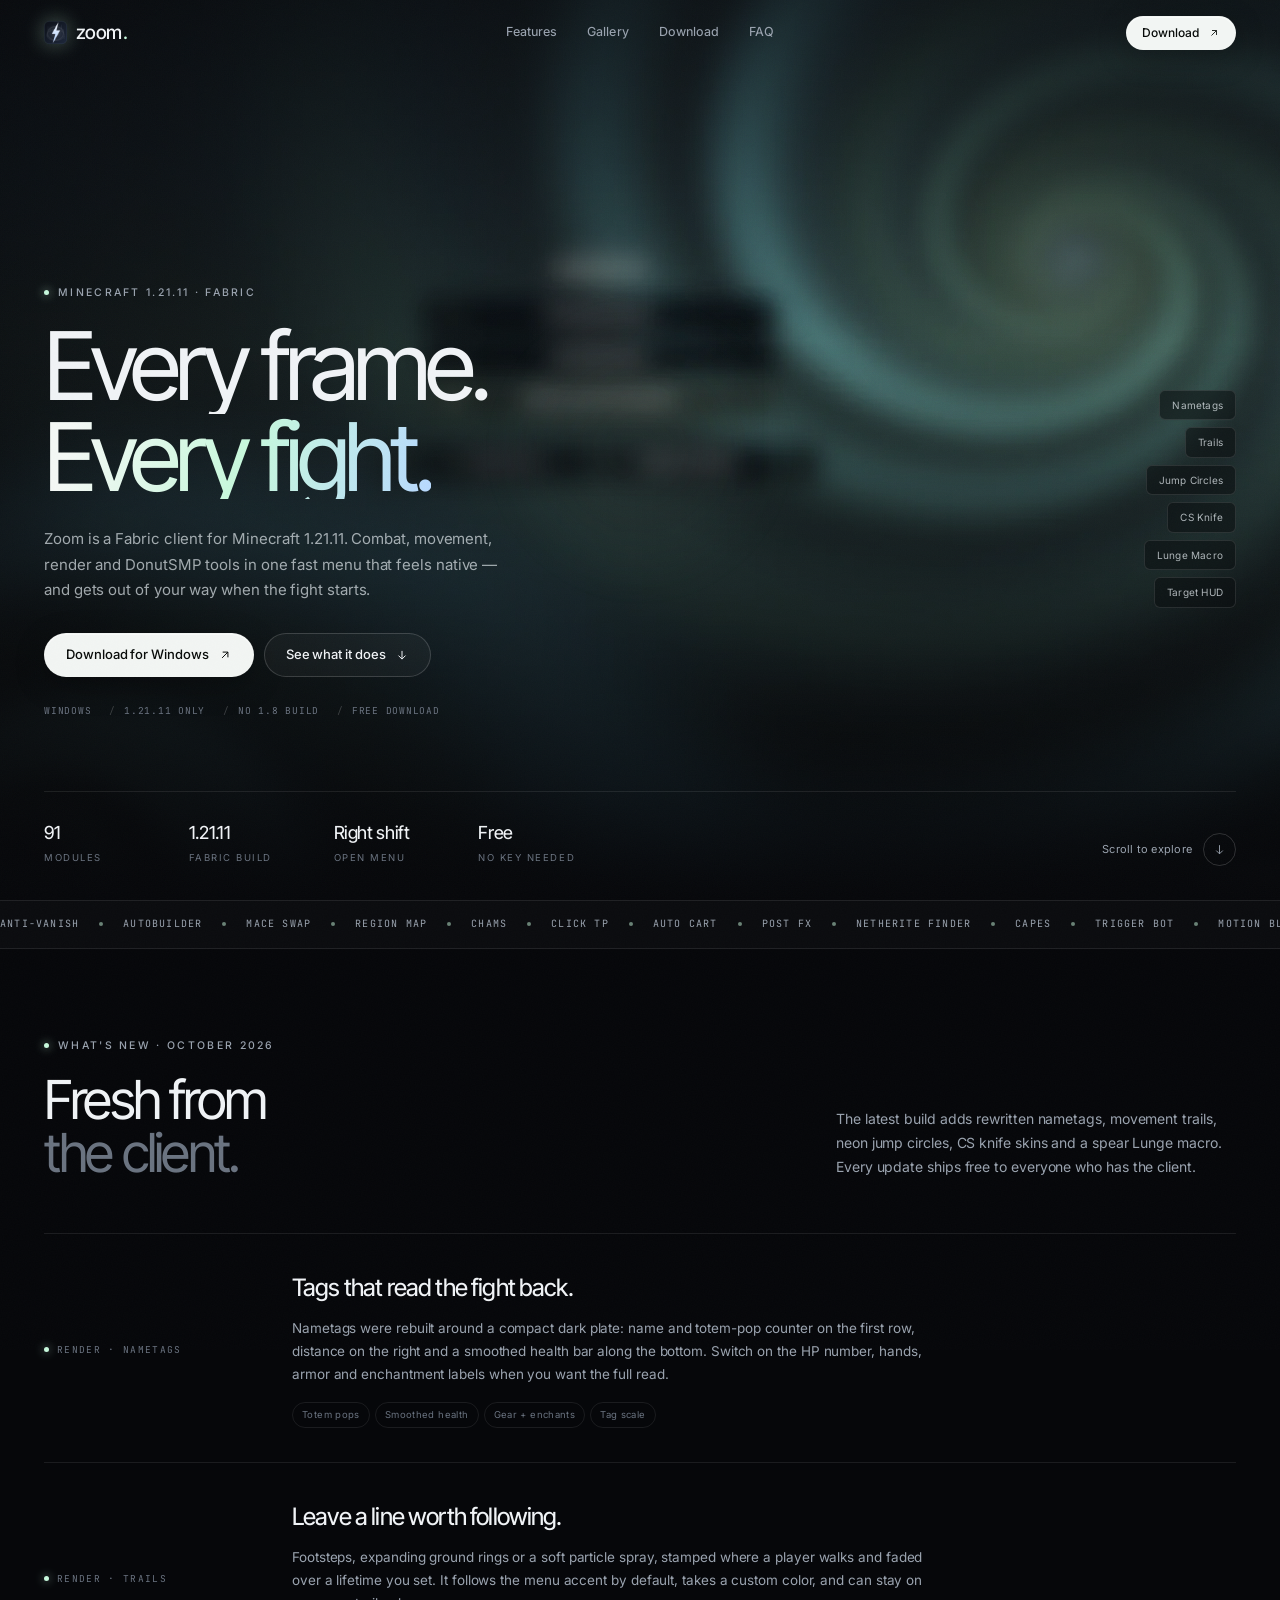
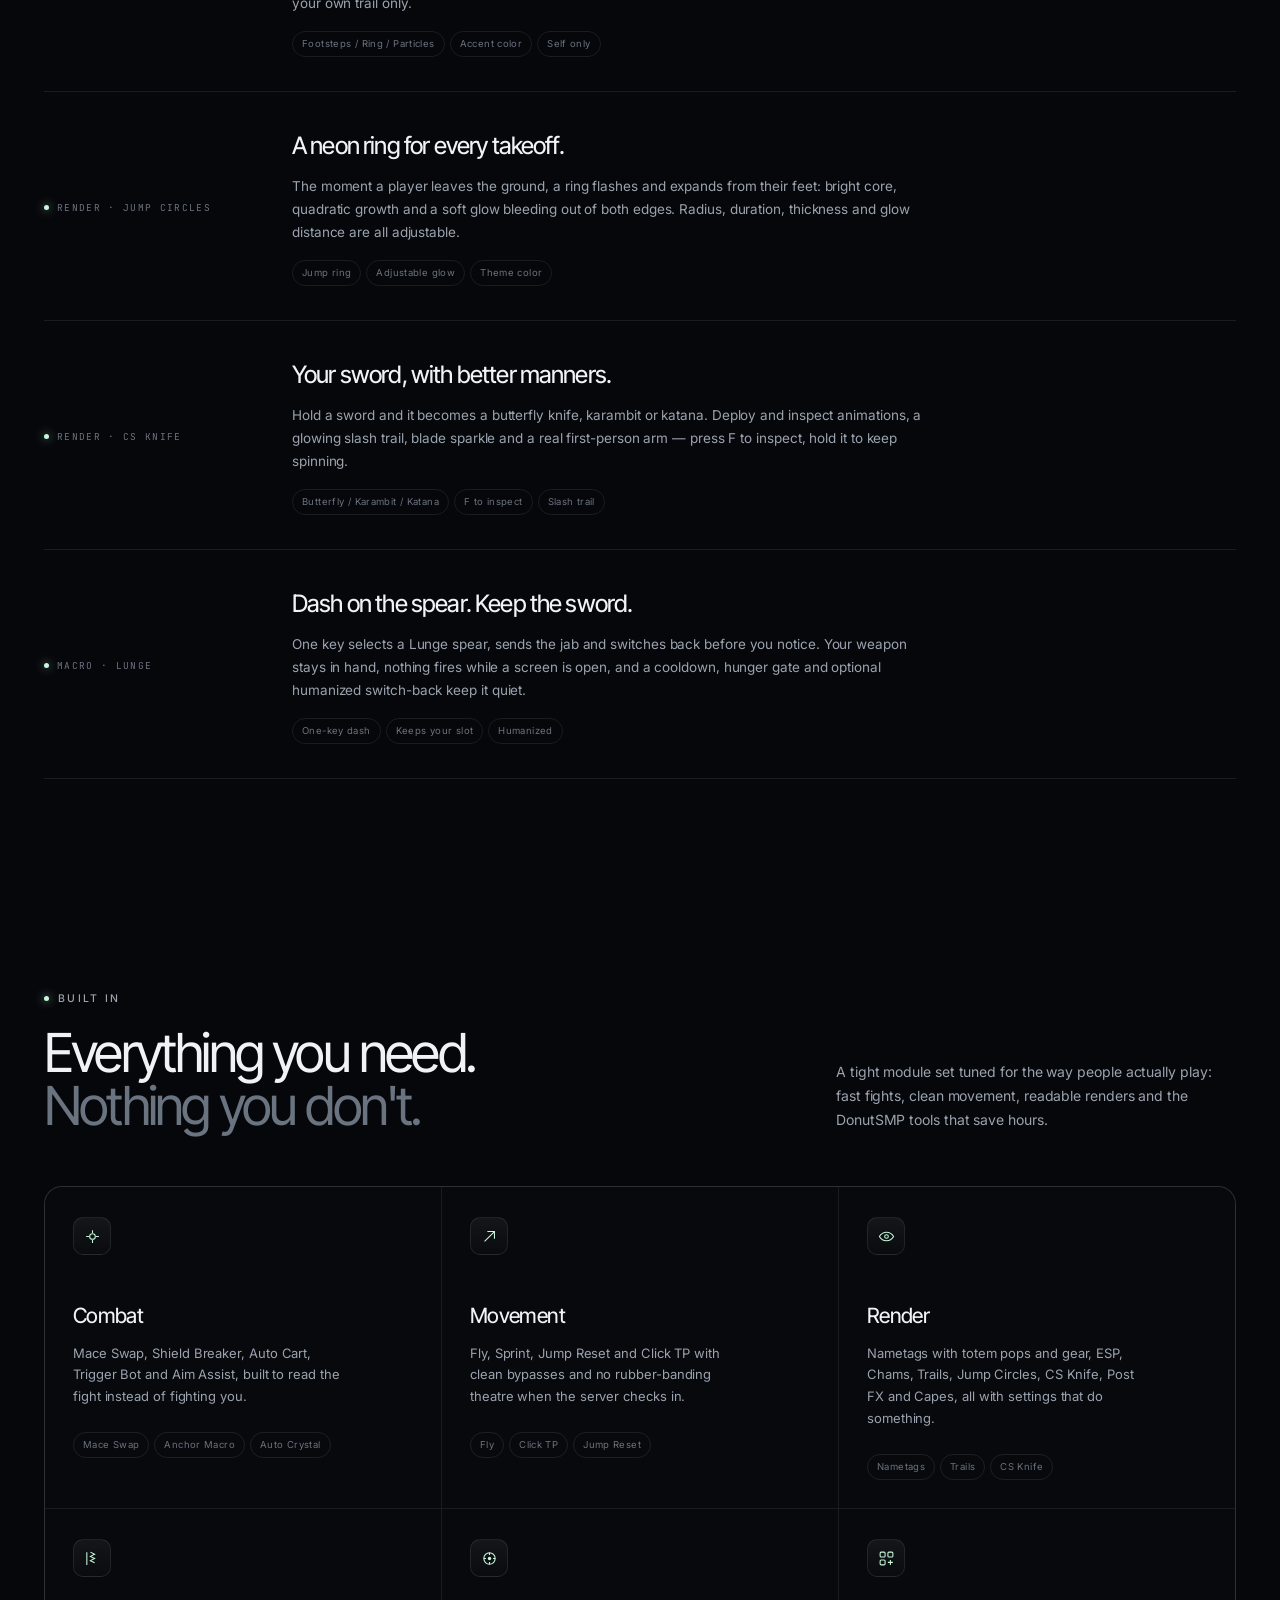
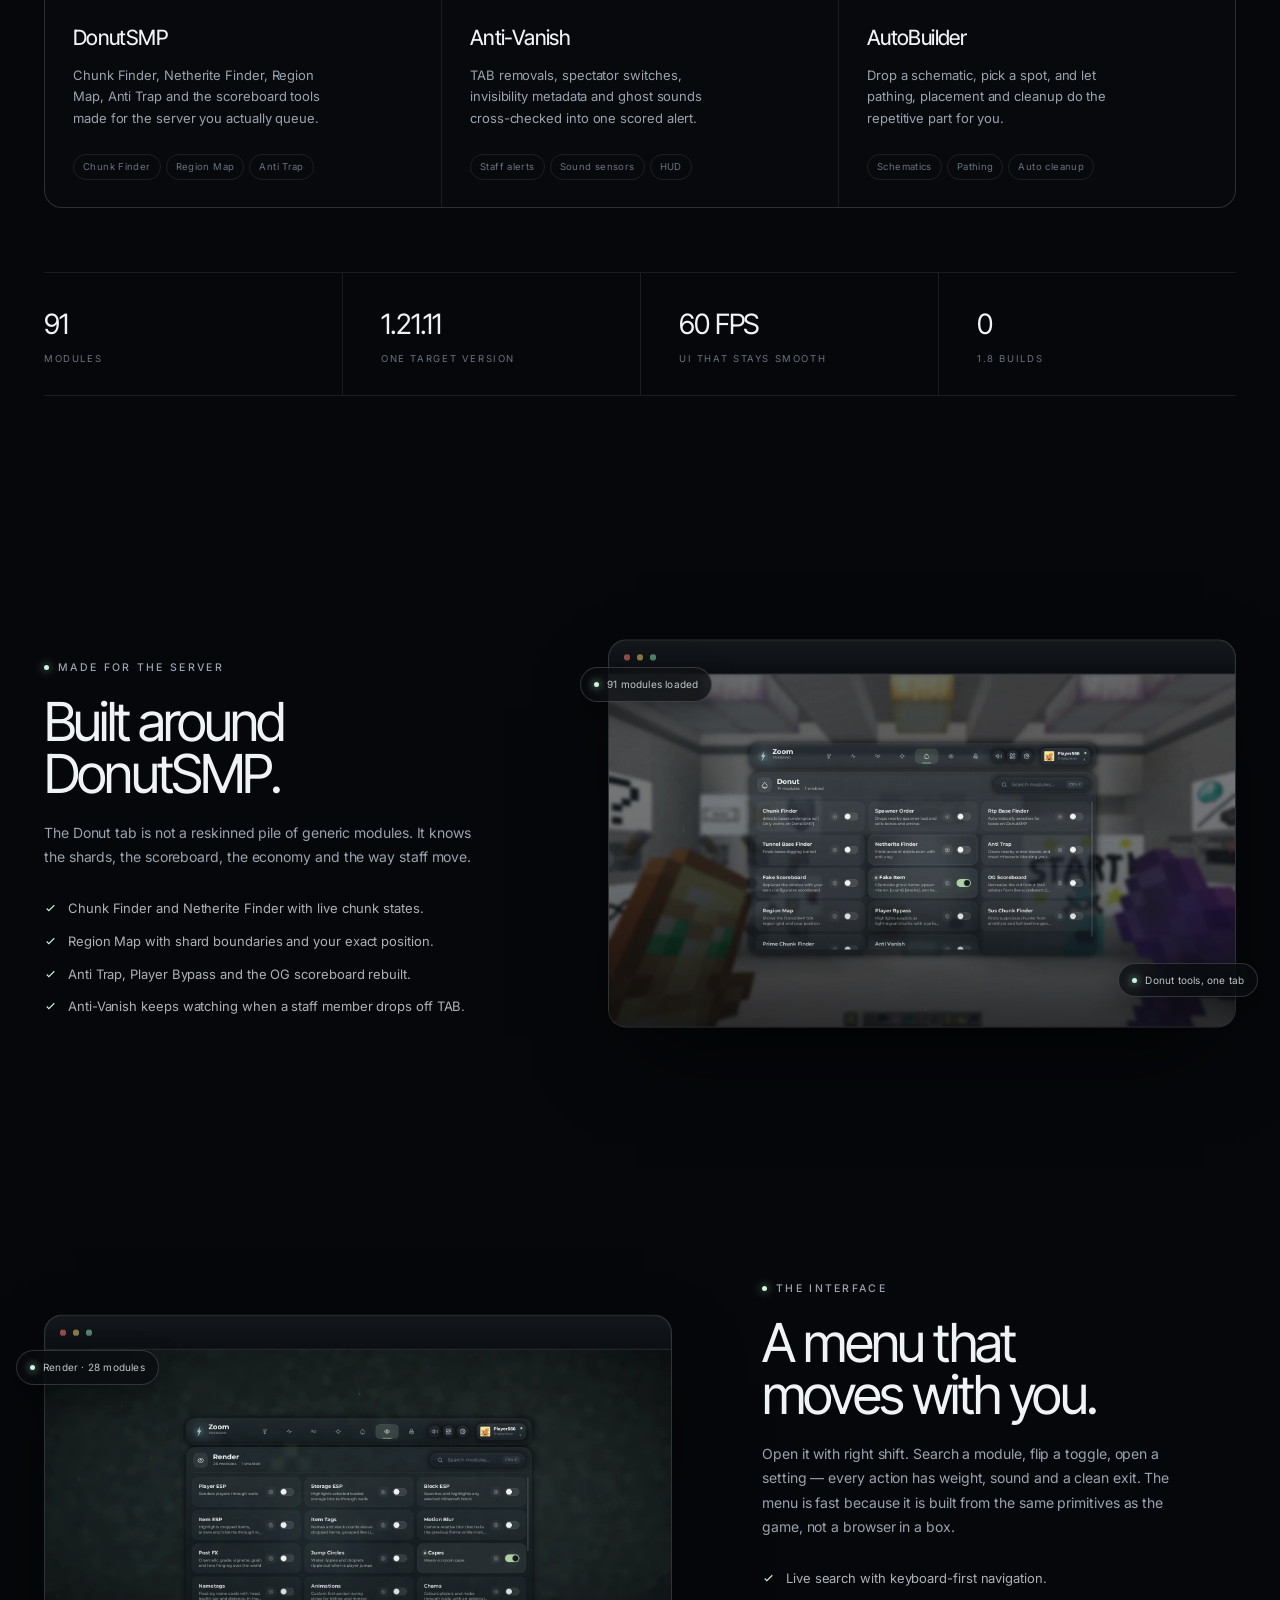
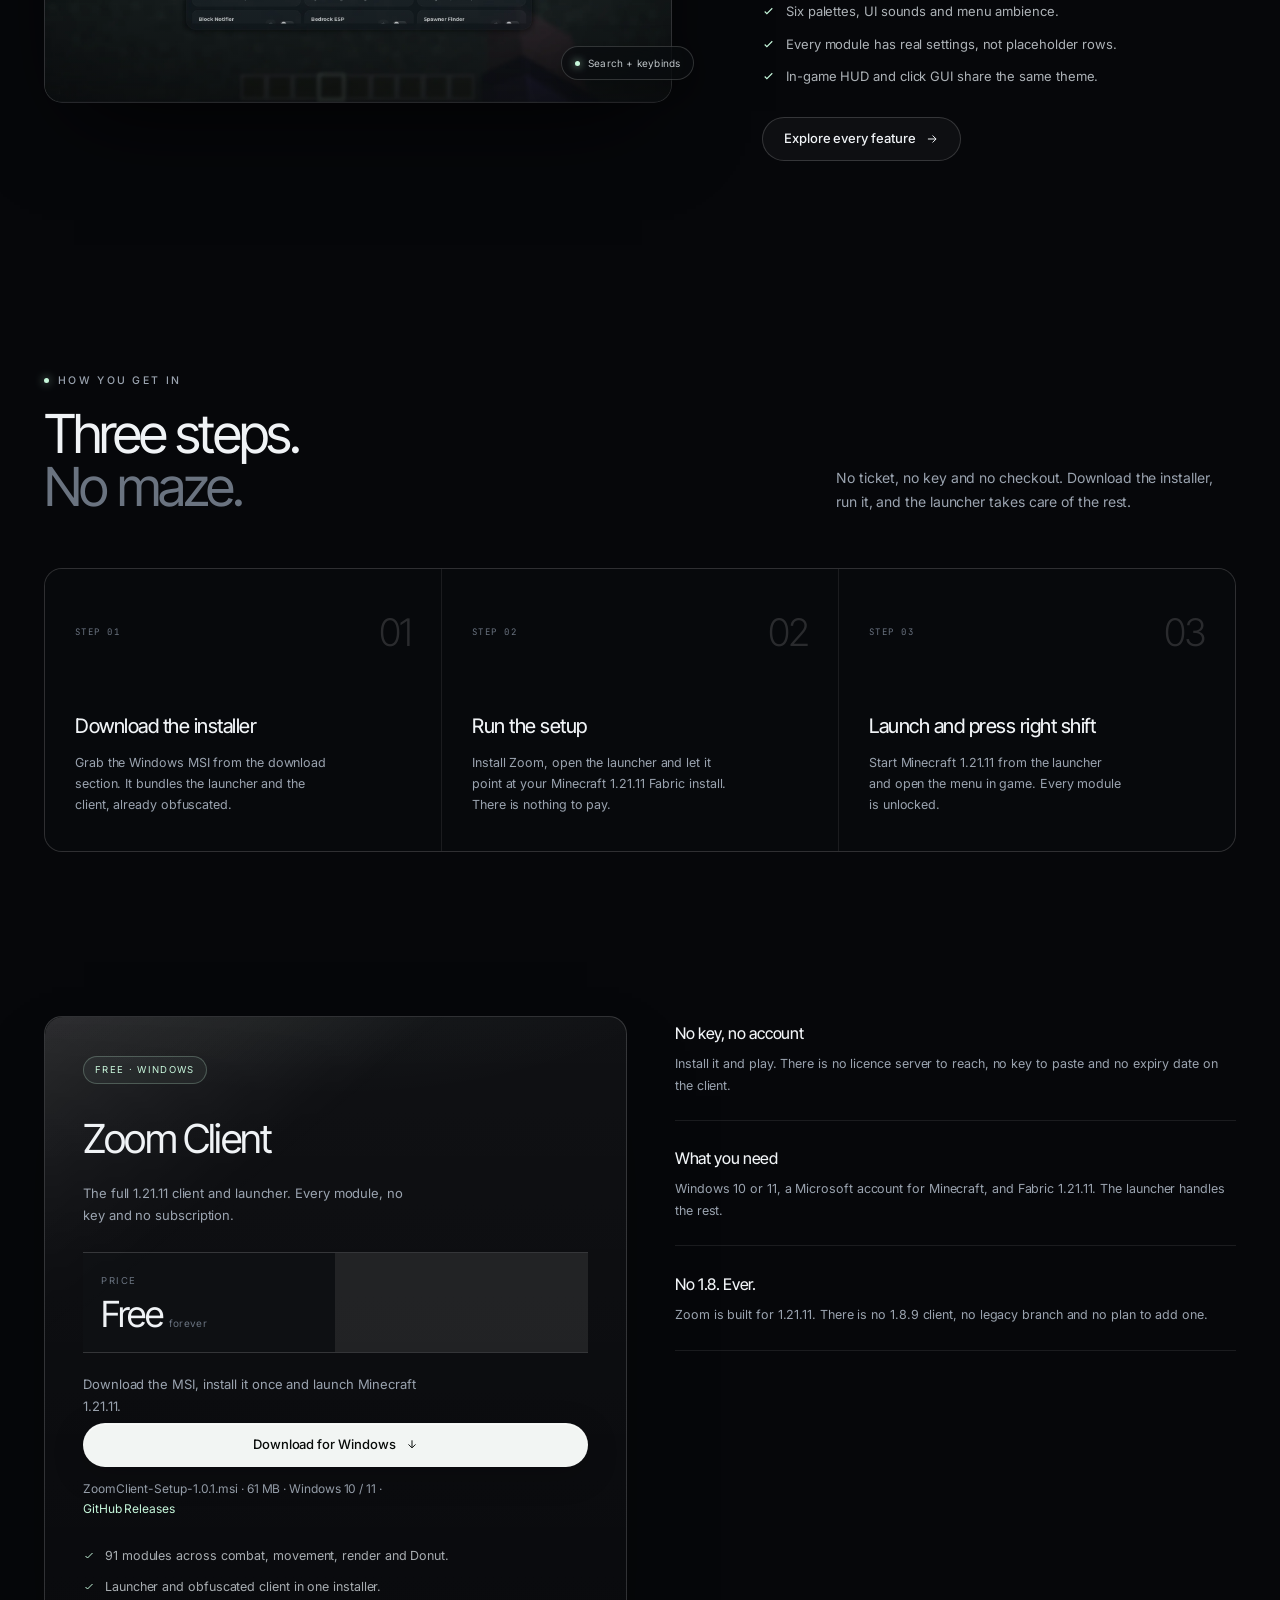
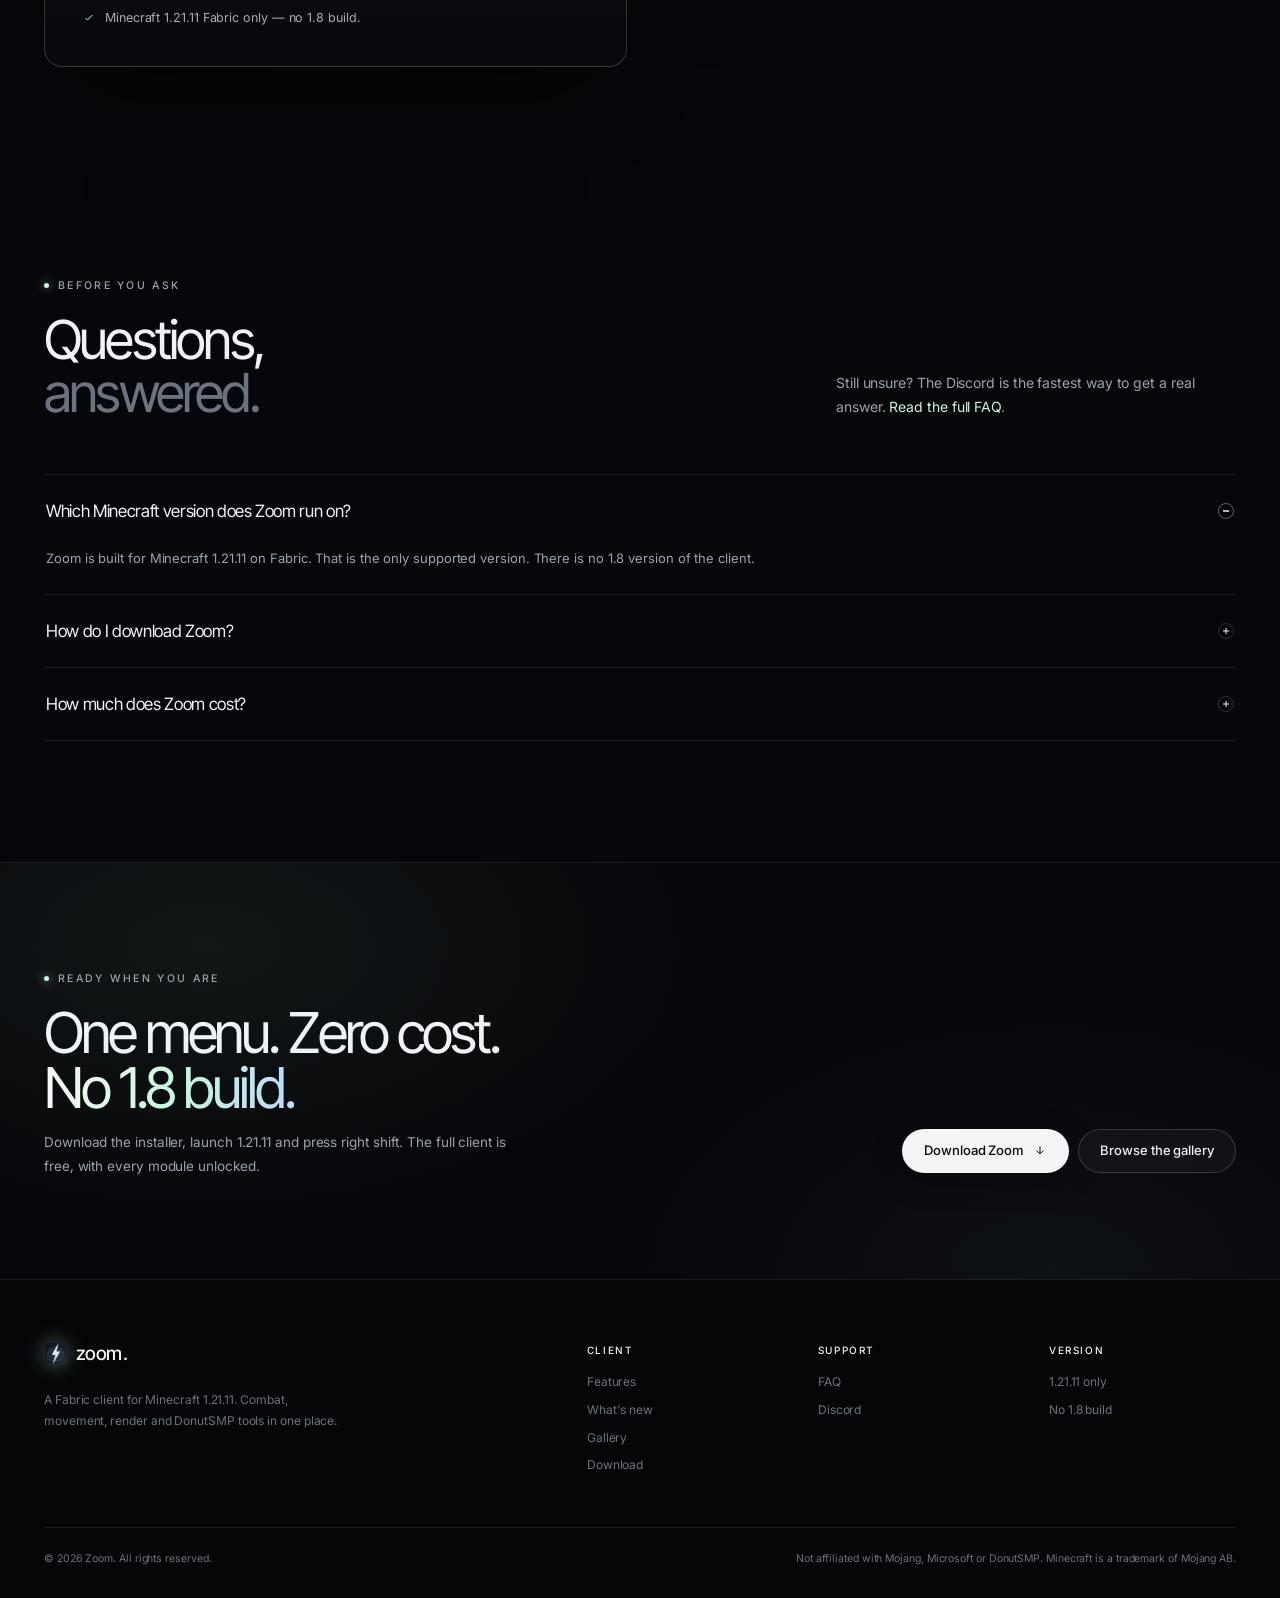
<file: index.html>
<!doctype html>
<html lang="en">
<head>
  <meta charset="utf-8">
  <meta name="viewport" content="width=device-width, initial-scale=1">
  <title>Zoom — the Minecraft client that keeps up</title>
  <meta name="description" content="Zoom is a free Fabric client for Minecraft 1.21.11 with combat, movement, render and DonutSMP tools. Download the Windows installer. No 1.8 build.">
  <meta name="theme-color" content="#05070a">
  <meta property="og:title" content="Zoom — the Minecraft client that keeps up">
  <meta property="og:description" content="Combat, movement, render and DonutSMP tools for Minecraft 1.21.11. Built to feel native.">
  <meta property="og:image" content="assets/screenshots/gui-combat.webp">
  <link rel="icon" href="assets/logo.png">
  <link rel="preconnect" href="https://fonts.googleapis.com">
  <link rel="preconnect" href="https://fonts.gstatic.com" crossorigin>
  <link rel="stylesheet" href="css/style.css">
  <script src="js/main.js" defer></script>
</head>
<body>
  <a class="skip-link" href="#main">Skip to content</a>
  <div class="scroll-progress" aria-hidden="true"></div>
  <div class="noise" aria-hidden="true"></div>

  <header class="site-header">
    <div class="wrap nav">
      <a class="brand" href="index.html" aria-label="Zoom home">
        <img src="assets/logo.png" alt="" width="30" height="30">
        zoom<em>.</em>
      </a>
      <nav class="nav-links" aria-label="Primary navigation">
        <a href="features.html">Features</a>
        <a href="gallery.html">Gallery</a>
        <a href="download.html">Download</a>
        <a href="faq.html">FAQ</a>
      </nav>
      <div class="nav-actions">
        <a class="btn btn--primary btn--sm" href="download.html" data-magnetic>
          Download
          <svg viewBox="0 0 24 24" fill="none" stroke="currentColor" stroke-width="1.7"><path d="M7 17 17 7M8 7h9v9"/></svg>
        </a>
        <button class="menu-toggle" type="button" aria-label="Open menu" aria-expanded="false">
          <span></span><span></span>
        </button>
      </div>
    </div>
  </header>

  <div class="mobile-menu" aria-hidden="true">
    <nav aria-label="Mobile navigation">
      <a href="index.html">Home</a>
      <a href="features.html">Features</a>
      <a href="gallery.html">Gallery</a>
      <a href="download.html">Download</a>
      <a href="faq.html">FAQ</a>
      <a href="https://discord.gg/vNaJJBzujt" target="_blank" rel="noopener">Discord</a>
    </nav>
  </div>

  <main id="main">
    <section class="hero" aria-labelledby="hero-title">
      <div class="hero__media" aria-hidden="true">
        <img src="assets/screenshots/hero-menu.webp" alt="" width="1920" height="1080">
      </div>
      <div class="hero__scrim" aria-hidden="true"></div>
      <div class="hero__grain" aria-hidden="true"></div>

      <div class="hero__inner">
        <div class="hero__copy">
          <span class="eyebrow">Minecraft 1.21.11 · Fabric</span>
          <h1 id="hero-title">
            <span class="line"><span>Every frame.</span></span>
            <span class="line"><span class="gradient-text">Every fight.</span></span>
          </h1>
          <p class="hero__sub">
            Zoom is a Fabric client for Minecraft 1.21.11. Combat, movement,
            render and DonutSMP tools in one fast menu that feels native — and
            gets out of your way when the fight starts.
          </p>
          <div class="hero__actions">
            <a class="btn btn--primary" href="download/ZoomClient-Setup-1.0.1.msi" download data-magnetic>
              Download for Windows
              <svg viewBox="0 0 24 24" fill="none" stroke="currentColor" stroke-width="1.7"><path d="M7 17 17 7M8 7h9v9"/></svg>
            </a>
            <a class="btn btn--ghost" href="#features">
              See what it does
              <svg viewBox="0 0 24 24" fill="none" stroke="currentColor" stroke-width="1.7"><path d="M12 5v14M6 13l6 6 6-6"/></svg>
            </a>
          </div>
          <div class="hero__note">
            <span>Windows</span>
            <span>1.21.11 only</span>
            <span>No 1.8 build</span>
            <span>Free download</span>
          </div>
        </div>

        <div class="hero__chips" aria-hidden="true">
          <span>Nametags</span>
          <span>Trails</span>
          <span>Jump Circles</span>
          <span>CS Knife</span>
          <span>Lunge Macro</span>
          <span>Target HUD</span>
        </div>

        <div class="hero__bottom">
          <div class="hero__stats">
            <div class="hero__stat">
              <strong data-count="91">91</strong>
              <span>Modules</span>
            </div>
            <div class="hero__stat">
              <strong>1.21.11</strong>
              <span>Fabric build</span>
            </div>
            <div class="hero__stat">
              <strong>Right shift</strong>
              <span>Open menu</span>
            </div>
            <div class="hero__stat">
              <strong>Free</strong>
              <span>No key needed</span>
            </div>
          </div>
          <a class="scroll-cue" href="#features">
            Scroll to explore
            <i>
              <svg viewBox="0 0 24 24" fill="none" stroke="currentColor" stroke-width="1.7"><path d="M12 4v16M6 14l6 6 6-6"/></svg>
            </i>
          </a>
        </div>
      </div>
    </section>

    <div class="ticker" aria-hidden="true">
      <div class="ticker__track">
        <span class="ticker__item">Anti-Vanish</span>
        <span class="ticker__item">AutoBuilder</span>
        <span class="ticker__item">Mace Swap</span>
        <span class="ticker__item">Region Map</span>
        <span class="ticker__item">Chams</span>
        <span class="ticker__item">Click TP</span>
        <span class="ticker__item">Auto Cart</span>
        <span class="ticker__item">Post FX</span>
        <span class="ticker__item">Netherite Finder</span>
        <span class="ticker__item">Capes</span>
        <span class="ticker__item">Trigger Bot</span>
        <span class="ticker__item">Motion Blur</span>
        <span class="ticker__item">Shield Breaker</span>
        <span class="ticker__item">Item ESP</span>
        <span class="ticker__item">Nametags</span>
        <span class="ticker__item">Trails</span>
        <span class="ticker__item">Jump Circles</span>
        <span class="ticker__item">CS Knife</span>
        <span class="ticker__item">Lunge Macro</span>
      </div>
    </div>

    <section class="section section--tight" id="updates">
      <div class="wrap">
        <div class="section-head">
          <div>
            <span class="eyebrow" data-reveal>What's new · October 2026</span>
            <h2 data-reveal>Fresh from<br><span class="muted">the client.</span></h2>
          </div>
          <p data-reveal>
            The latest build adds rewritten nametags, movement trails, neon
            jump circles, CS knife skins and a spear Lunge macro. Every update
            ships free to everyone who has the client.
          </p>
        </div>

        <div class="changelog">
          <article class="changelog__row" data-reveal>
            <span class="changelog__kind">Render · Nametags</span>
            <div class="changelog__body">
              <h3>Tags that read the fight back.</h3>
              <p>
                Nametags were rebuilt around a compact dark plate: name and
                totem-pop counter on the first row, distance on the right and a
                smoothed health bar along the bottom. Switch on the HP number,
                hands, armor and enchantment labels when you want the full read.
              </p>
              <div class="changelog__tags">
                <span class="tag">Totem pops</span>
                <span class="tag">Smoothed health</span>
                <span class="tag">Gear + enchants</span>
                <span class="tag">Tag scale</span>
              </div>
            </div>
          </article>

          <article class="changelog__row" data-reveal>
            <span class="changelog__kind">Render · Trails</span>
            <div class="changelog__body">
              <h3>Leave a line worth following.</h3>
              <p>
                Footsteps, expanding ground rings or a soft particle spray,
                stamped where a player walks and faded over a lifetime you set.
                It follows the menu accent by default, takes a custom color, and
                can stay on your own trail only.
              </p>
              <div class="changelog__tags">
                <span class="tag">Footsteps / Ring / Particles</span>
                <span class="tag">Accent color</span>
                <span class="tag">Self only</span>
              </div>
            </div>
          </article>

          <article class="changelog__row" data-reveal>
            <span class="changelog__kind">Render · Jump Circles</span>
            <div class="changelog__body">
              <h3>A neon ring for every takeoff.</h3>
              <p>
                The moment a player leaves the ground, a ring flashes and
                expands from their feet: bright core, quadratic growth and a soft
                glow bleeding out of both edges. Radius, duration, thickness and
                glow distance are all adjustable.
              </p>
              <div class="changelog__tags">
                <span class="tag">Jump ring</span>
                <span class="tag">Adjustable glow</span>
                <span class="tag">Theme color</span>
              </div>
            </div>
          </article>

          <article class="changelog__row" data-reveal>
            <span class="changelog__kind">Render · CS Knife</span>
            <div class="changelog__body">
              <h3>Your sword, with better manners.</h3>
              <p>
                Hold a sword and it becomes a butterfly knife, karambit or
                katana. Deploy and inspect animations, a glowing slash trail,
                blade sparkle and a real first-person arm — press F to inspect,
                hold it to keep spinning.
              </p>
              <div class="changelog__tags">
                <span class="tag">Butterfly / Karambit / Katana</span>
                <span class="tag">F to inspect</span>
                <span class="tag">Slash trail</span>
              </div>
            </div>
          </article>

          <article class="changelog__row" data-reveal>
            <span class="changelog__kind">Macro · Lunge</span>
            <div class="changelog__body">
              <h3>Dash on the spear. Keep the sword.</h3>
              <p>
                One key selects a Lunge spear, sends the jab and switches back
                before you notice. Your weapon stays in hand, nothing fires while
                a screen is open, and a cooldown, hunger gate and optional
                humanized switch-back keep it quiet.
              </p>
              <div class="changelog__tags">
                <span class="tag">One-key dash</span>
                <span class="tag">Keeps your slot</span>
                <span class="tag">Humanized</span>
              </div>
            </div>
          </article>
        </div>
      </div>
    </section>

    <section class="section" id="features">
      <div class="wrap">
        <div class="section-head">
          <div>
            <span class="eyebrow" data-reveal>Built in</span>
            <h2 data-reveal>Everything you need.<br><span class="muted">Nothing you don't.</span></h2>
          </div>
          <p data-reveal>
            A tight module set tuned for the way people actually play:
            fast fights, clean movement, readable renders and the DonutSMP
            tools that save hours.
          </p>
        </div>

        <div class="feature-grid">
          <article class="card" data-reveal>
            <div class="card__icon">
              <svg viewBox="0 0 24 24" fill="none" stroke="currentColor" stroke-width="1.5"><path d="M12 3v4M12 17v4M3 12h4M17 12h4"/><circle cx="12" cy="12" r="4"/></svg>
            </div>
            <h3>Combat</h3>
            <p>Mace Swap, Shield Breaker, Auto Cart, Trigger Bot and Aim Assist, built to read the fight instead of fighting you.</p>
            <div class="card__tags">
              <span class="tag">Mace Swap</span>
              <span class="tag">Anchor Macro</span>
              <span class="tag">Auto Crystal</span>
            </div>
          </article>

          <article class="card" data-reveal>
            <div class="card__icon">
              <svg viewBox="0 0 24 24" fill="none" stroke="currentColor" stroke-width="1.5"><path d="M5 19 19 5M9 5h10v10"/></svg>
            </div>
            <h3>Movement</h3>
            <p>Fly, Sprint, Jump Reset and Click TP with clean bypasses and no rubber-banding theatre when the server checks in.</p>
            <div class="card__tags">
              <span class="tag">Fly</span>
              <span class="tag">Click TP</span>
              <span class="tag">Jump Reset</span>
            </div>
          </article>

          <article class="card" data-reveal>
            <div class="card__icon">
              <svg viewBox="0 0 24 24" fill="none" stroke="currentColor" stroke-width="1.5"><path d="M2 12s3.5-6 10-6 10 6 10 6-3.5 6-10 6S2 12 2 12Z"/><circle cx="12" cy="12" r="2.6"/></svg>
            </div>
            <h3>Render</h3>
            <p>Nametags with totem pops and gear, ESP, Chams, Trails, Jump Circles, CS Knife, Post FX and Capes, all with settings that do something.</p>
            <div class="card__tags">
              <span class="tag">Nametags</span>
              <span class="tag">Trails</span>
              <span class="tag">CS Knife</span>
            </div>
          </article>

          <article class="card" data-reveal>
            <div class="card__icon">
              <svg viewBox="0 0 24 24" fill="none" stroke="currentColor" stroke-width="1.5"><path d="m9 3 6 3-6 3 6 3-6 3 6 3"/><path d="M4 3v18"/></svg>
            </div>
            <h3>DonutSMP</h3>
            <p>Chunk Finder, Netherite Finder, Region Map, Anti Trap and the scoreboard tools made for the server you actually queue.</p>
            <div class="card__tags">
              <span class="tag">Chunk Finder</span>
              <span class="tag">Region Map</span>
              <span class="tag">Anti Trap</span>
            </div>
          </article>

          <article class="card" data-reveal>
            <div class="card__icon">
              <svg viewBox="0 0 24 24" fill="none" stroke="currentColor" stroke-width="1.5"><circle cx="12" cy="12" r="8"/><path d="M12 4v3M12 17v3M4 12h3M17 12h3"/><circle cx="12" cy="12" r="2.4" fill="currentColor" stroke="none"/></svg>
            </div>
            <h3>Anti-Vanish</h3>
            <p>TAB removals, spectator switches, invisibility metadata and ghost sounds cross-checked into one scored alert.</p>
            <div class="card__tags">
              <span class="tag">Staff alerts</span>
              <span class="tag">Sound sensors</span>
              <span class="tag">HUD</span>
            </div>
          </article>

          <article class="card" data-reveal>
            <div class="card__icon">
              <svg viewBox="0 0 24 24" fill="none" stroke="currentColor" stroke-width="1.5"><rect x="3" y="3" width="7" height="7" rx="1.5"/><rect x="14" y="3" width="7" height="7" rx="1.5"/><rect x="3" y="14" width="7" height="7" rx="1.5"/><path d="M14 17.5h7M17.5 14v7"/></svg>
            </div>
            <h3>AutoBuilder</h3>
            <p>Drop a schematic, pick a spot, and let pathing, placement and cleanup do the repetitive part for you.</p>
            <div class="card__tags">
              <span class="tag">Schematics</span>
              <span class="tag">Pathing</span>
              <span class="tag">Auto cleanup</span>
            </div>
          </article>
        </div>

        <div class="stat-band" data-reveal>
          <div>
            <strong data-count="91">91</strong>
            <span>Modules</span>
          </div>
          <div>
            <strong>1.21.11</strong>
            <span>One target version</span>
          </div>
          <div>
            <strong>60 FPS</strong>
            <span>UI that stays smooth</span>
          </div>
          <div>
            <strong>0</strong>
            <span>1.8 builds</span>
          </div>
        </div>
      </div>
    </section>

    <section class="section">
      <div class="wrap split">
        <div class="split__copy" data-reveal="left">
          <span class="eyebrow">Made for the server</span>
          <h2>Built around DonutSMP.</h2>
          <p>
            The Donut tab is not a reskinned pile of generic modules. It knows
            the shards, the scoreboard, the economy and the way staff move.
          </p>
          <ul class="feature-list">
            <li>
              <svg viewBox="0 0 24 24" fill="none" stroke="currentColor" stroke-width="2"><path d="m5 12 4 4L19 6"/></svg>
              Chunk Finder and Netherite Finder with live chunk states.
            </li>
            <li>
              <svg viewBox="0 0 24 24" fill="none" stroke="currentColor" stroke-width="2"><path d="m5 12 4 4L19 6"/></svg>
              Region Map with shard boundaries and your exact position.
            </li>
            <li>
              <svg viewBox="0 0 24 24" fill="none" stroke="currentColor" stroke-width="2"><path d="m5 12 4 4L19 6"/></svg>
              Anti Trap, Player Bypass and the OG scoreboard rebuilt.
            </li>
            <li>
              <svg viewBox="0 0 24 24" fill="none" stroke="currentColor" stroke-width="2"><path d="m5 12 4 4L19 6"/></svg>
              Anti-Vanish keeps watching when a staff member drops off TAB.
            </li>
          </ul>
        </div>
        <div class="split__media" data-reveal="scale">
          <div class="shot-frame" data-tilt="5" data-parallax="0.04">
            <img src="assets/screenshots/gui-donut.webp" alt="Zoom client Donut tab showing Chunk Finder, Netherite Finder, Region Map and Anti Vanish modules" loading="lazy" width="1920" height="1080">
          </div>
          <div class="float-tag float-tag--a"><i></i> 91 modules loaded</div>
          <div class="float-tag float-tag--b"><i></i> Donut tools, one tab</div>
        </div>
      </div>
    </section>

    <section class="section">
      <div class="wrap split split--reverse">
        <div class="split__copy" data-reveal="left">
          <span class="eyebrow">The interface</span>
          <h2>A menu that moves with you.</h2>
          <p>
            Open it with right shift. Search a module, flip a toggle, open a
            setting — every action has weight, sound and a clean exit. The
            menu is fast because it is built from the same primitives as the
            game, not a browser in a box.
          </p>
          <ul class="feature-list">
            <li>
              <svg viewBox="0 0 24 24" fill="none" stroke="currentColor" stroke-width="2"><path d="m5 12 4 4L19 6"/></svg>
              Live search with keyboard-first navigation.
            </li>
            <li>
              <svg viewBox="0 0 24 24" fill="none" stroke="currentColor" stroke-width="2"><path d="m5 12 4 4L19 6"/></svg>
              Six palettes, UI sounds and menu ambience.
            </li>
            <li>
              <svg viewBox="0 0 24 24" fill="none" stroke="currentColor" stroke-width="2"><path d="m5 12 4 4L19 6"/></svg>
              Every module has real settings, not placeholder rows.
            </li>
            <li>
              <svg viewBox="0 0 24 24" fill="none" stroke="currentColor" stroke-width="2"><path d="m5 12 4 4L19 6"/></svg>
              In-game HUD and click GUI share the same theme.
            </li>
          </ul>
          <a class="btn btn--ghost" href="features.html" style="margin-top: 30px">
            Explore every feature
            <svg viewBox="0 0 24 24" fill="none" stroke="currentColor" stroke-width="1.7"><path d="M5 12h14M13 6l6 6-6 6"/></svg>
          </a>
        </div>
        <div class="split__media" data-reveal="scale">
          <div class="shot-frame" data-tilt="5" data-parallax="0.04">
            <img src="assets/screenshots/gui-render.webp" alt="Zoom client Render tab with Player ESP, Chams, Motion Blur and Post FX modules" loading="lazy" width="1920" height="1080">
          </div>
          <div class="float-tag float-tag--a"><i></i> Render · 28 modules</div>
          <div class="float-tag float-tag--b"><i></i> Search + keybinds</div>
        </div>
      </div>
    </section>

    <section class="section section--tight">
      <div class="wrap">
        <div class="section-head">
          <div>
            <span class="eyebrow" data-reveal>How you get in</span>
            <h2 data-reveal>Three steps.<br><span class="muted">No maze.</span></h2>
          </div>
          <p data-reveal>
            No ticket, no key and no checkout. Download the installer, run it,
            and the launcher takes care of the rest.
          </p>
        </div>

        <div class="steps">
          <article class="step" data-reveal>
            <div class="step__num"><span>STEP 01</span><strong>01</strong></div>
            <h3>Download the installer</h3>
            <p>Grab the Windows MSI from the download section. It bundles the launcher and the client, already obfuscated.</p>
          </article>
          <article class="step" data-reveal>
            <div class="step__num"><span>STEP 02</span><strong>02</strong></div>
            <h3>Run the setup</h3>
            <p>Install Zoom, open the launcher and let it point at your Minecraft 1.21.11 Fabric install. There is nothing to pay.</p>
          </article>
          <article class="step" data-reveal>
            <div class="step__num"><span>STEP 03</span><strong>03</strong></div>
            <h3>Launch and press right shift</h3>
            <p>Start Minecraft 1.21.11 from the launcher and open the menu in game. Every module is unlocked.</p>
          </article>
        </div>
      </div>
    </section>

    <section class="section section--tight">
      <div class="wrap">
        <div class="price-grid">
          <div class="price-card" data-reveal>
            <span class="price-card__badge">Free · Windows</span>
            <h3>Zoom Client</h3>
            <p>The full 1.21.11 client and launcher. Every module, no key and no subscription.</p>
            <div class="price-options">
              <div class="price-plan">
                <span>Price</span>
                <div><strong>Free</strong><em>forever</em></div>
              </div>
            </div>
            <p>Download the MSI, install it once and launch Minecraft 1.21.11.</p>
            <a class="btn btn--primary btn--wide" href="download/ZoomClient-Setup-1.0.1.msi" download data-magnetic>
              Download for Windows
              <svg viewBox="0 0 24 24" fill="none" stroke="currentColor" stroke-width="1.7"><path d="M12 4v12M6 11l6 6 6-6"/></svg>
            </a>
            <p style="margin-top: 12px; font-size: 12px; color: var(--muted)">ZoomClient-Setup-1.0.1.msi · 61 MB · Windows 10 / 11 · <a href="https://github.com/witheredpoop-sys/zoom/releases/latest" style="color: var(--mint)">GitHub Releases</a></p>
            <ul class="price-list">
              <li><svg viewBox="0 0 24 24" fill="none" stroke="currentColor" stroke-width="2"><path d="m5 12 4 4L19 6"/></svg>91 modules across combat, movement, render and Donut.</li>
              <li><svg viewBox="0 0 24 24" fill="none" stroke="currentColor" stroke-width="2"><path d="m5 12 4 4L19 6"/></svg>Launcher and obfuscated client in one installer.</li>
              <li><svg viewBox="0 0 24 24" fill="none" stroke="currentColor" stroke-width="2"><path d="m5 12 4 4L19 6"/></svg>Minecraft 1.21.11 Fabric only — no 1.8 build.</li>
            </ul>
          </div>
          <div class="price-aside">
            <div class="info-card" data-reveal>
              <h4>No key, no account</h4>
              <p>Install it and play. There is no licence server to reach, no key to paste and no expiry date on the client.</p>
            </div>
            <div class="info-card" data-reveal>
              <h4>What you need</h4>
              <p>Windows 10 or 11, a Microsoft account for Minecraft, and Fabric 1.21.11. The launcher handles the rest.</p>
            </div>
            <div class="info-card" data-reveal>
              <h4>No 1.8. Ever.</h4>
              <p>Zoom is built for 1.21.11. There is no 1.8.9 client, no legacy branch and no plan to add one.</p>
            </div>
          </div>
        </div>
      </div>
    </section>

    <section class="section">
      <div class="wrap">
        <div class="section-head">
          <div>
            <span class="eyebrow" data-reveal>Before you ask</span>
            <h2 data-reveal>Questions,<br><span class="muted">answered.</span></h2>
          </div>
          <p data-reveal>Still unsure? The Discord is the fastest way to get a real answer. <a href="faq.html" style="color: var(--mint)">Read the full FAQ</a>.</p>
        </div>
        <div class="faq-list" data-reveal>
          <div class="faq-item is-open">
            <button class="faq-q" type="button" aria-expanded="true">Which Minecraft version does Zoom run on?<i></i></button>
            <div class="faq-a"><div><p>Zoom is built for Minecraft 1.21.11 on Fabric. That is the only supported version. There is no 1.8 version of the client.</p></div></div>
          </div>
          <div class="faq-item">
            <button class="faq-q" type="button" aria-expanded="false">How do I download Zoom?<i></i></button>
            <div class="faq-a"><div><p>Use the download section on this page. The MSI installer includes the launcher and the full client, so there is no separate mod download or key.</p></div></div>
          </div>
          <div class="faq-item">
            <button class="faq-q" type="button" aria-expanded="false">How much does Zoom cost?<i></i></button>
            <div class="faq-a"><div><p>Nothing. Zoom is free: every module, the launcher and all future updates. There is no subscription, no lifetime key and no Discord ticket required.</p></div></div>
          </div>
        </div>
      </div>
    </section>

    <section class="cta-band">
      <div class="wrap cta-band__inner">
        <div data-reveal>
          <span class="eyebrow">Ready when you are</span>
          <h2>One menu. Zero cost.<br><span class="gradient-text">No 1.8 build.</span></h2>
          <p>Download the installer, launch 1.21.11 and press right shift. The full client is free, with every module unlocked.</p>
        </div>
        <div class="cta-band__actions" data-reveal>
          <a class="btn btn--primary" href="https://discord.gg/vNaJJBzujt" target="_blank" rel="noopener">
            Download Zoom
            <svg viewBox="0 0 24 24" fill="none" stroke="currentColor" stroke-width="1.7"><path d="M12 4v12M6 11l6 6 6-6"/></svg>
          </a>
          <a class="btn btn--ghost" href="gallery.html">Browse the gallery</a>
        </div>
      </div>
    </section>
  </main>

  <footer class="site-footer">
    <div class="wrap">
      <div class="footer-top">
        <div class="footer-brand">
          <a class="brand" href="index.html">
            <img src="assets/logo.png" alt="" width="30" height="30">
            zoom<em>.</em>
          </a>
          <p>A Fabric client for Minecraft 1.21.11. Combat, movement, render and DonutSMP tools in one place.</p>
        </div>
        <div class="footer-col">
          <h5>Client</h5>
          <a href="features.html">Features</a>
          <a href="#updates">What's new</a>
          <a href="gallery.html">Gallery</a>
          <a href="download.html">Download</a>
        </div>
        <div class="footer-col">
          <h5>Support</h5>
          <a href="faq.html">FAQ</a>
          <a href="https://discord.gg/vNaJJBzujt" target="_blank" rel="noopener">Discord</a>
        </div>
        <div class="footer-col">
          <h5>Version</h5>
          <a href="faq.html">1.21.11 only</a>
          <a href="faq.html">No 1.8 build</a>
        </div>
      </div>
      <div class="footer-bottom">
        <span>© <span data-year>2026</span> Zoom. All rights reserved.</span>
        <span class="disclaimer">Not affiliated with Mojang, Microsoft or DonutSMP. Minecraft is a trademark of Mojang AB.</span>
      </div>
    </div>
  </footer>
</body>
</html>
</file>
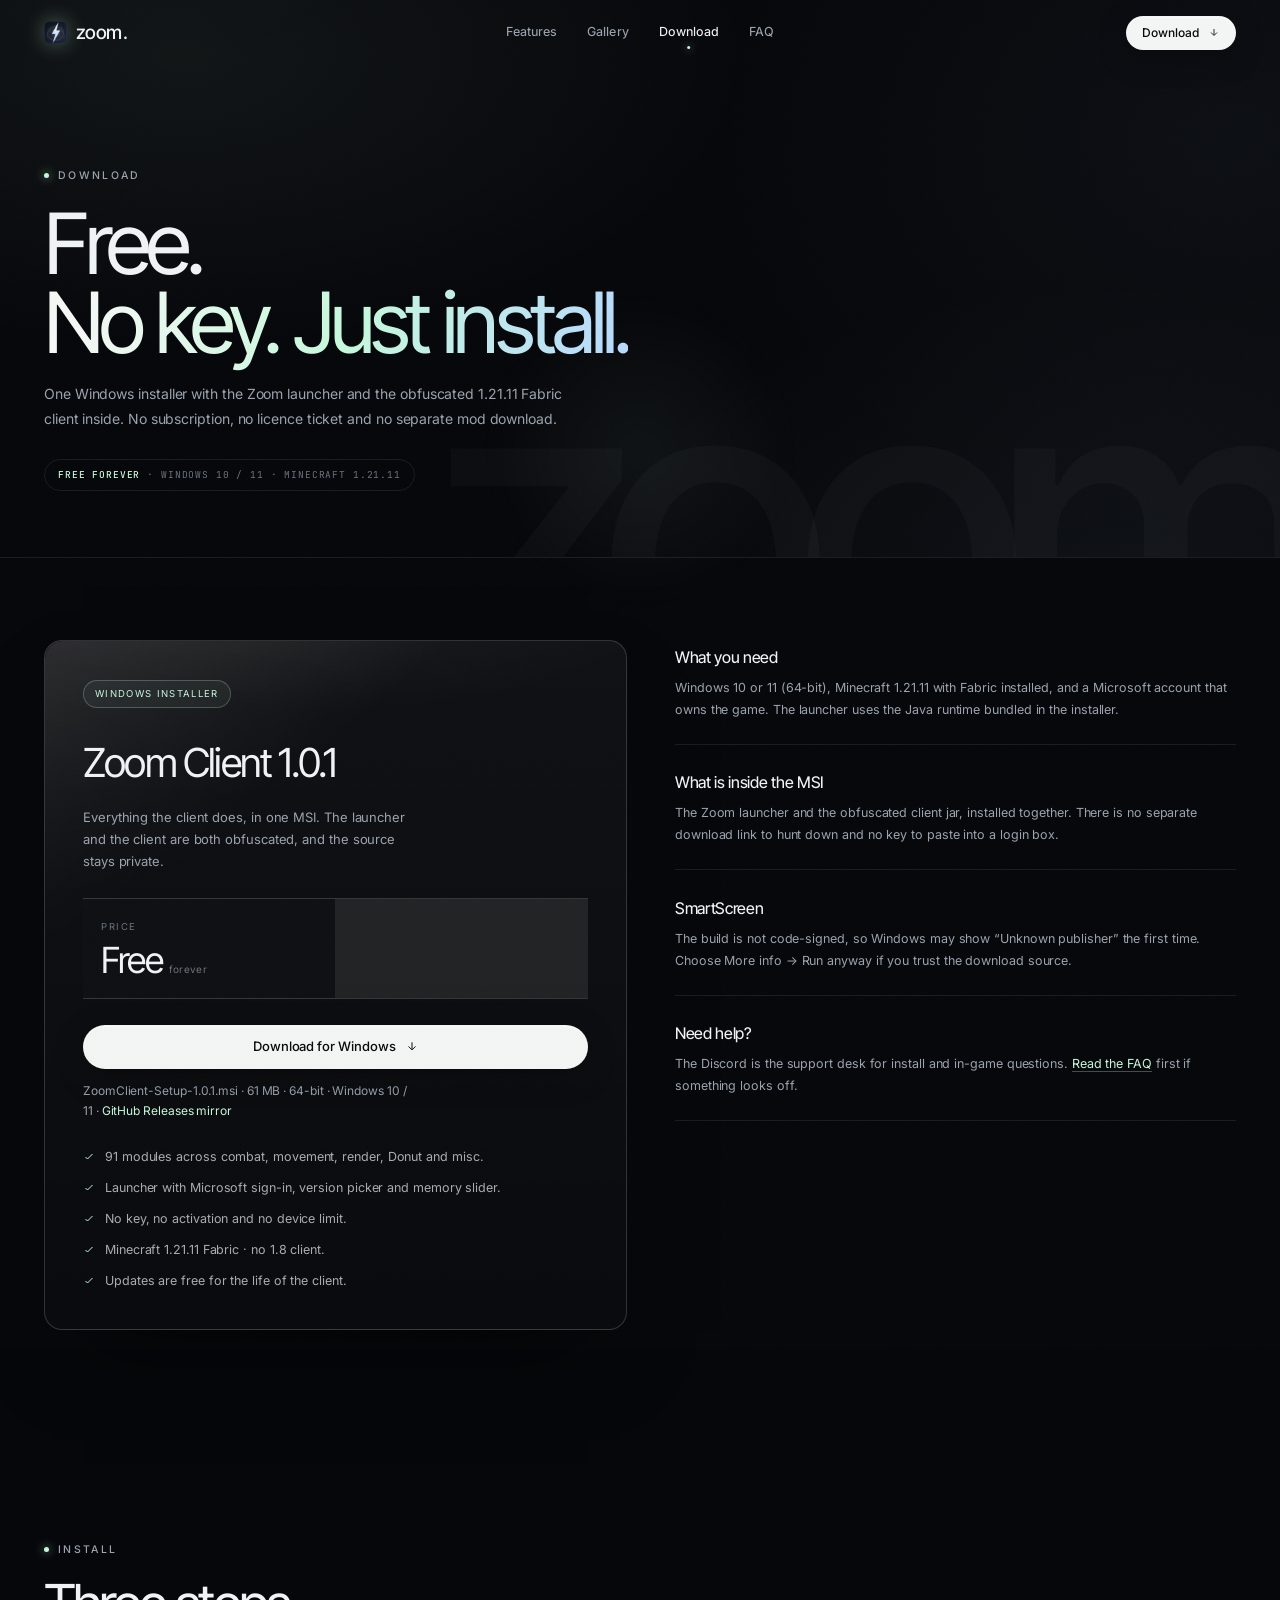
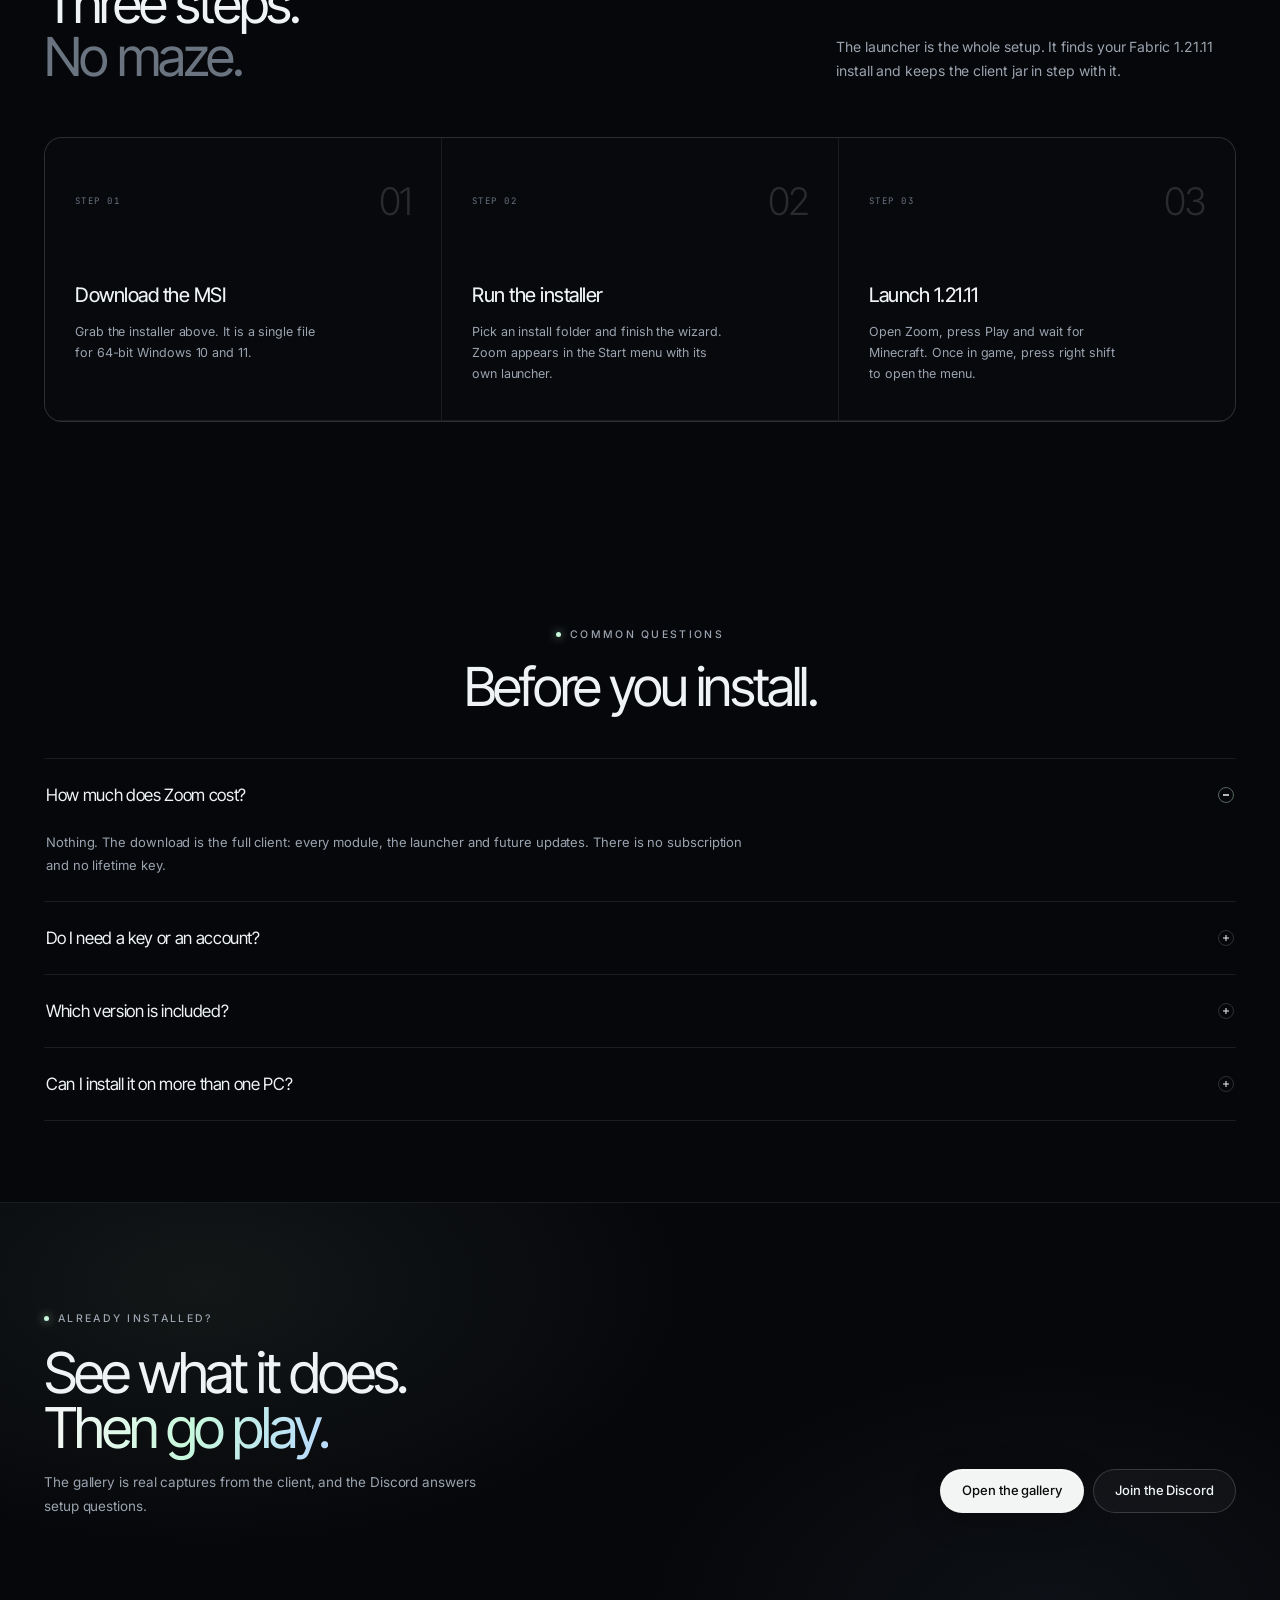
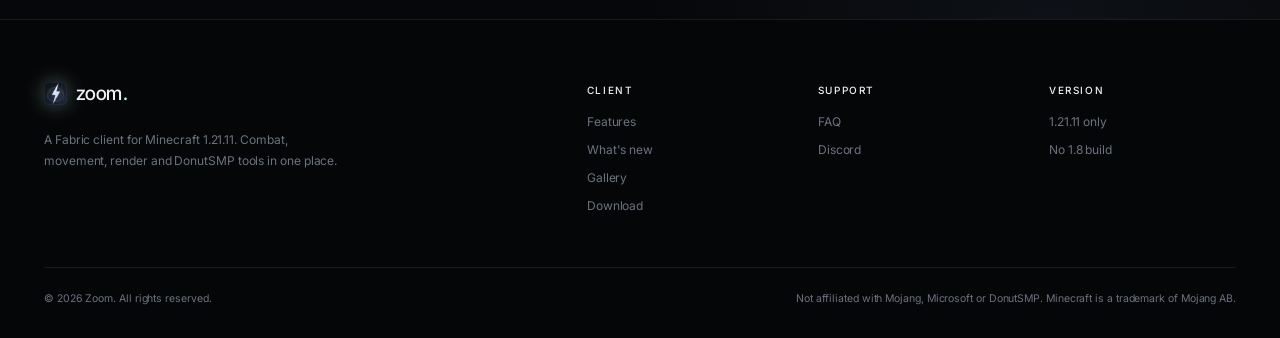
<file: download.html>
<!doctype html>
<html lang="en">
<head>
  <meta charset="utf-8">
  <meta name="viewport" content="width=device-width, initial-scale=1">
  <title>Download — Zoom</title>
  <meta name="description" content="Download Zoom free for Windows. One MSI installer with the launcher and the Minecraft 1.21.11 Fabric client. No key, no subscription, no 1.8 build.">
  <meta name="theme-color" content="#05070a">
  <link rel="icon" href="assets/logo.png">
  <link rel="preconnect" href="https://fonts.googleapis.com">
  <link rel="preconnect" href="https://fonts.gstatic.com" crossorigin>
  <link rel="stylesheet" href="css/style.css">
  <script src="js/main.js" defer></script>
</head>
<body>
  <a class="skip-link" href="#main">Skip to content</a>
  <div class="scroll-progress" aria-hidden="true"></div>
  <div class="noise" aria-hidden="true"></div>

  <header class="site-header">
    <div class="wrap nav">
      <a class="brand" href="index.html" aria-label="Zoom home"><img src="assets/logo.png" alt="" width="30" height="30">zoom<em>.</em></a>
      <nav class="nav-links" aria-label="Primary navigation">
        <a href="features.html">Features</a><a href="gallery.html">Gallery</a><a href="download.html" aria-current="page">Download</a><a href="faq.html">FAQ</a>
      </nav>
      <div class="nav-actions">
        <a class="btn btn--primary btn--sm" href="download.html" data-magnetic>Download<svg viewBox="0 0 24 24" fill="none" stroke="currentColor" stroke-width="1.7"><path d="M12 4v12M6 11l6 6 6-6"/></svg></a>
        <button class="menu-toggle" type="button" aria-label="Open menu" aria-expanded="false"><span></span><span></span></button>
      </div>
    </div>
  </header>

  <div class="mobile-menu" aria-hidden="true">
    <nav aria-label="Mobile navigation">
      <a href="index.html">Home</a><a href="features.html">Features</a><a href="gallery.html">Gallery</a><a href="download.html">Download</a><a href="faq.html">FAQ</a><a href="https://discord.gg/vNaJJBzujt" target="_blank" rel="noopener">Discord</a>
    </nav>
  </div>

  <main id="main">
    <section class="page-hero">
      <div class="wrap">
        <span class="eyebrow" data-reveal>Download</span>
        <h1 data-reveal>Free.<br><span class="gradient-text">No key. Just install.</span></h1>
        <p data-reveal>
          One Windows installer with the Zoom launcher and the obfuscated
          1.21.11 Fabric client inside. No subscription, no licence ticket and
          no separate mod download.
        </p>
        <span class="page-hero__note" data-reveal><b>Free forever</b> · Windows 10 / 11 · Minecraft 1.21.11</span>
      </div>
    </section>

    <section class="section section--tight" id="download">
      <div class="wrap price-grid">
        <div class="price-card" data-reveal>
          <span class="price-card__badge">Windows installer</span>
          <h3>Zoom Client 1.0.1</h3>
          <p>Everything the client does, in one MSI. The launcher and the client are both obfuscated, and the source stays private.</p>
          <div class="price-options">
            <div class="price-plan">
              <span>Price</span>
              <div><strong>Free</strong><em>forever</em></div>
            </div>
          </div>
          <a class="btn btn--primary btn--wide" href="download/ZoomClient-Setup-1.0.1.msi" download data-magnetic>
            Download for Windows
            <svg viewBox="0 0 24 24" fill="none" stroke="currentColor" stroke-width="1.7"><path d="M12 4v12M6 11l6 6 6-6"/></svg>
          </a>
          <p style="margin-top: 12px; font-size: 12px; color: var(--muted)">
            ZoomClient-Setup-1.0.1.msi · 61 MB · 64-bit · Windows 10 / 11
            · <a href="https://github.com/witheredpoop-sys/zoom/releases/latest" style="color: var(--mint)">GitHub Releases mirror</a>
          </p>
          <ul class="price-list">
            <li><svg viewBox="0 0 24 24" fill="none" stroke="currentColor" stroke-width="2"><path d="m5 12 4 4L19 6"/></svg>91 modules across combat, movement, render, Donut and misc.</li>
            <li><svg viewBox="0 0 24 24" fill="none" stroke="currentColor" stroke-width="2"><path d="m5 12 4 4L19 6"/></svg>Launcher with Microsoft sign-in, version picker and memory slider.</li>
            <li><svg viewBox="0 0 24 24" fill="none" stroke="currentColor" stroke-width="2"><path d="m5 12 4 4L19 6"/></svg>No key, no activation and no device limit.</li>
            <li><svg viewBox="0 0 24 24" fill="none" stroke="currentColor" stroke-width="2"><path d="m5 12 4 4L19 6"/></svg>Minecraft 1.21.11 Fabric · no 1.8 client.</li>
            <li><svg viewBox="0 0 24 24" fill="none" stroke="currentColor" stroke-width="2"><path d="m5 12 4 4L19 6"/></svg>Updates are free for the life of the client.</li>
          </ul>
        </div>

        <div class="price-aside">
          <div class="info-card" data-reveal>
            <h4>What you need</h4>
            <p>Windows 10 or 11 (64-bit), Minecraft 1.21.11 with Fabric installed, and a Microsoft account that owns the game. The launcher uses the Java runtime bundled in the installer.</p>
          </div>
          <div class="info-card" data-reveal>
            <h4>What is inside the MSI</h4>
            <p>The Zoom launcher and the obfuscated client jar, installed together. There is no separate download link to hunt down and no key to paste into a login box.</p>
          </div>
          <div class="info-card" data-reveal>
            <h4>SmartScreen</h4>
            <p>The build is not code-signed, so Windows may show “Unknown publisher” the first time. Choose More info → Run anyway if you trust the download source.</p>
          </div>
          <div class="info-card" data-reveal>
            <h4>Need help?</h4>
            <p>The Discord is the support desk for install and in-game questions. <a href="faq.html">Read the FAQ</a> first if something looks off.</p>
          </div>
        </div>
      </div>
    </section>

    <section class="section">
      <div class="wrap">
        <div class="section-head">
          <div>
            <span class="eyebrow" data-reveal>Install</span>
            <h2 data-reveal>Three steps.<br><span class="muted">No maze.</span></h2>
          </div>
          <p data-reveal>The launcher is the whole setup. It finds your Fabric 1.21.11 install and keeps the client jar in step with it.</p>
        </div>

        <div class="steps">
          <article class="step" data-reveal>
            <div class="step__num"><span>STEP 01</span><strong>01</strong></div>
            <h3>Download the MSI</h3>
            <p>Grab the installer above. It is a single file for 64-bit Windows 10 and 11.</p>
          </article>
          <article class="step" data-reveal>
            <div class="step__num"><span>STEP 02</span><strong>02</strong></div>
            <h3>Run the installer</h3>
            <p>Pick an install folder and finish the wizard. Zoom appears in the Start menu with its own launcher.</p>
          </article>
          <article class="step" data-reveal>
            <div class="step__num"><span>STEP 03</span><strong>03</strong></div>
            <h3>Launch 1.21.11</h3>
            <p>Open Zoom, press Play and wait for Minecraft. Once in game, press right shift to open the menu.</p>
          </article>
        </div>
      </div>
    </section>

    <section class="section section--tight">
      <div class="wrap">
        <div class="section-head section-head--center">
          <span class="eyebrow" data-reveal>Common questions</span>
          <h2 data-reveal>Before you install.</h2>
        </div>
        <div class="faq-list" data-reveal>
          <div class="faq-item is-open">
            <button class="faq-q" type="button" aria-expanded="true">How much does Zoom cost?<i></i></button>
            <div class="faq-a"><div><p>Nothing. The download is the full client: every module, the launcher and future updates. There is no subscription and no lifetime key.</p></div></div>
          </div>
          <div class="faq-item">
            <button class="faq-q" type="button" aria-expanded="false">Do I need a key or an account?<i></i></button>
            <div class="faq-a"><div><p>No Zoom account and no key. The only sign-in is the Microsoft account the launcher uses to start Minecraft.</p></div></div>
          </div>
          <div class="faq-item">
            <button class="faq-q" type="button" aria-expanded="false">Which version is included?<i></i></button>
            <div class="faq-a"><div><p>Minecraft 1.21.11 on Fabric. Zoom does not have a 1.8.9 version and there is no legacy branch.</p></div></div>
          </div>
          <div class="faq-item">
            <button class="faq-q" type="button" aria-expanded="false">Can I install it on more than one PC?<i></i></button>
            <div class="faq-a"><div><p>Yes. There is no device limit and no activation step. Run the installer on each Windows PC you play on.</p></div></div>
          </div>
        </div>
      </div>
    </section>

    <section class="cta-band">
      <div class="wrap cta-band__inner">
        <div data-reveal>
          <span class="eyebrow">Already installed?</span>
          <h2>See what it does.<br><span class="gradient-text">Then go play.</span></h2>
          <p>The gallery is real captures from the client, and the Discord answers setup questions.</p>
        </div>
        <div class="cta-band__actions" data-reveal>
          <a class="btn btn--primary" href="gallery.html">Open the gallery</a>
          <a class="btn btn--ghost" href="https://discord.gg/vNaJJBzujt" target="_blank" rel="noopener">Join the Discord</a>
        </div>
      </div>
    </section>
  </main>

  <footer class="site-footer">
    <div class="wrap">
      <div class="footer-top">
        <div class="footer-brand"><a class="brand" href="index.html"><img src="assets/logo.png" alt="" width="30" height="30">zoom<em>.</em></a><p>A Fabric client for Minecraft 1.21.11. Combat, movement, render and DonutSMP tools in one place.</p></div>
        <div class="footer-col"><h5>Client</h5><a href="features.html">Features</a><a href="index.html#updates">What's new</a><a href="gallery.html">Gallery</a><a href="download.html">Download</a></div>
        <div class="footer-col"><h5>Support</h5><a href="faq.html">FAQ</a><a href="https://discord.gg/vNaJJBzujt" target="_blank" rel="noopener">Discord</a></div>
        <div class="footer-col"><h5>Version</h5><a href="faq.html">1.21.11 only</a><a href="faq.html">No 1.8 build</a></div>
      </div>
      <div class="footer-bottom"><span>© <span data-year>2026</span> Zoom. All rights reserved.</span><span class="disclaimer">Not affiliated with Mojang, Microsoft or DonutSMP. Minecraft is a trademark of Mojang AB.</span></div>
    </div>
  </footer>
</body>
</html>
</file>
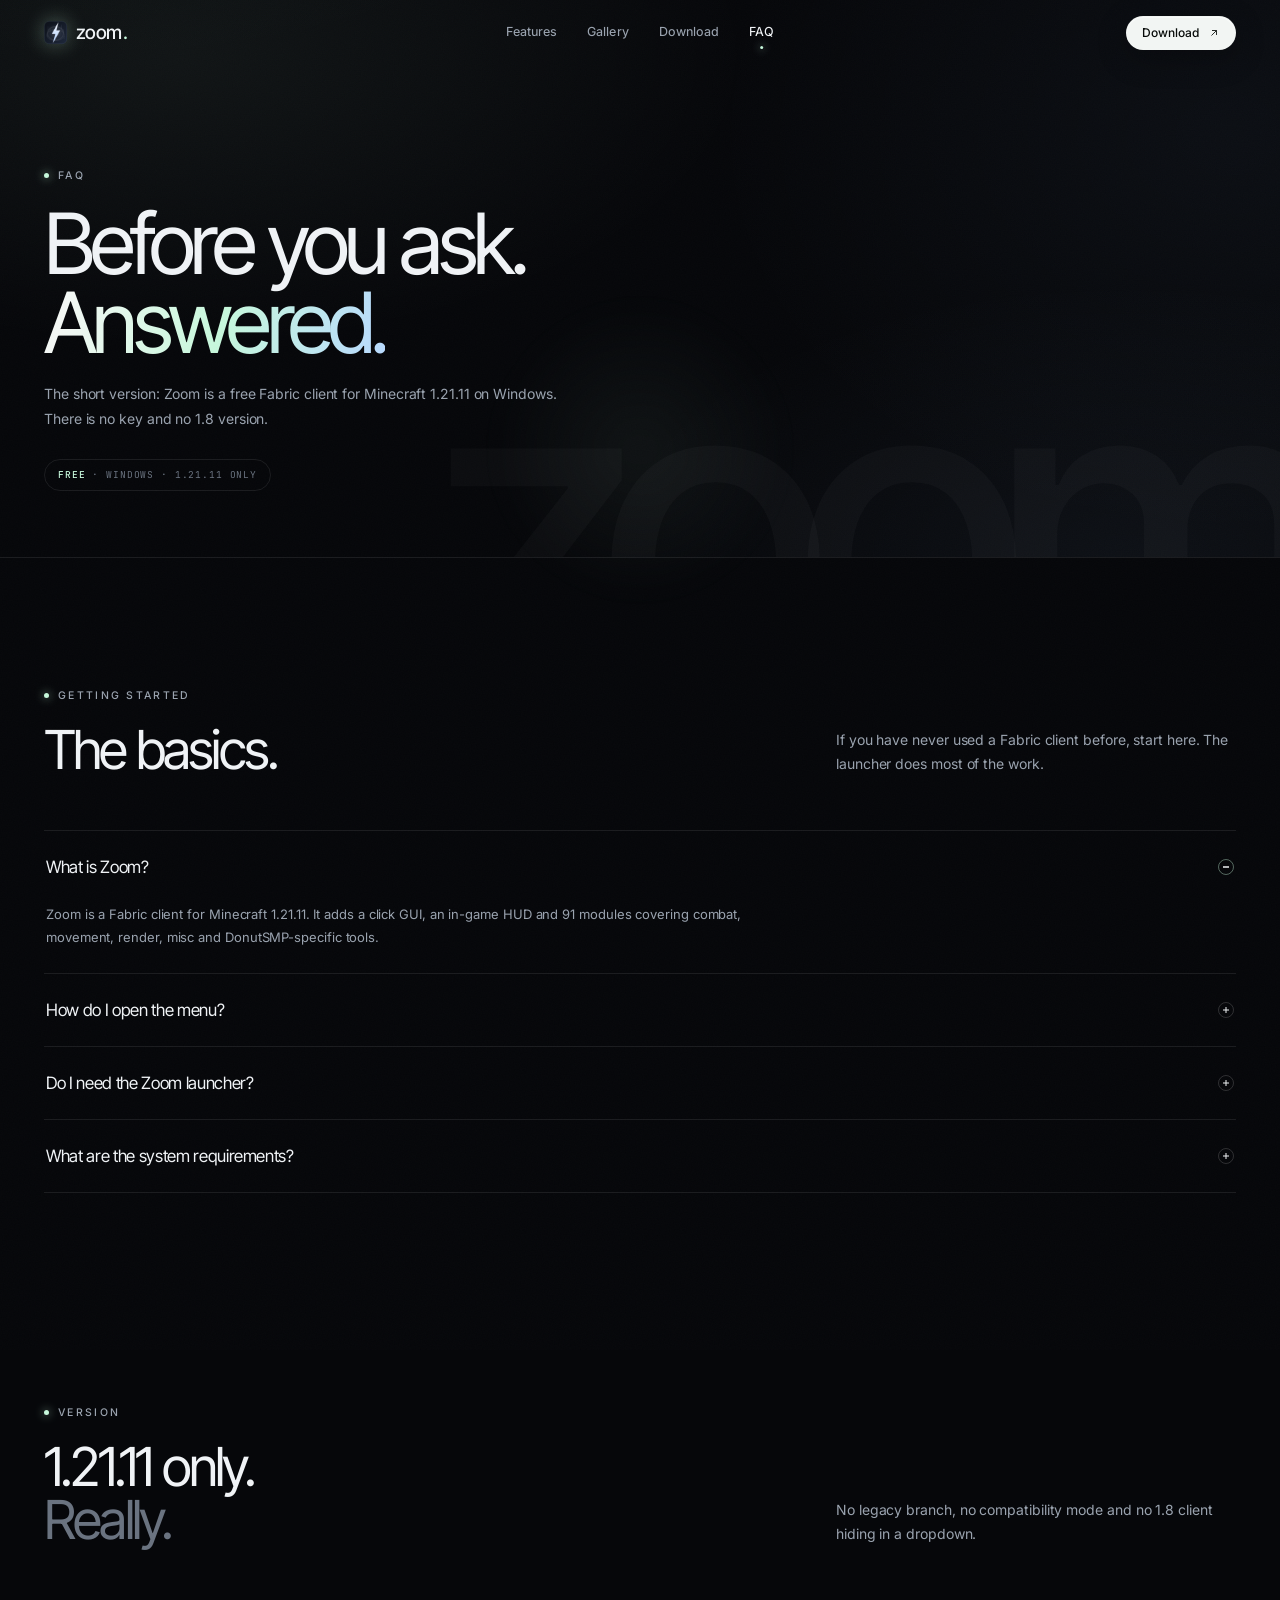
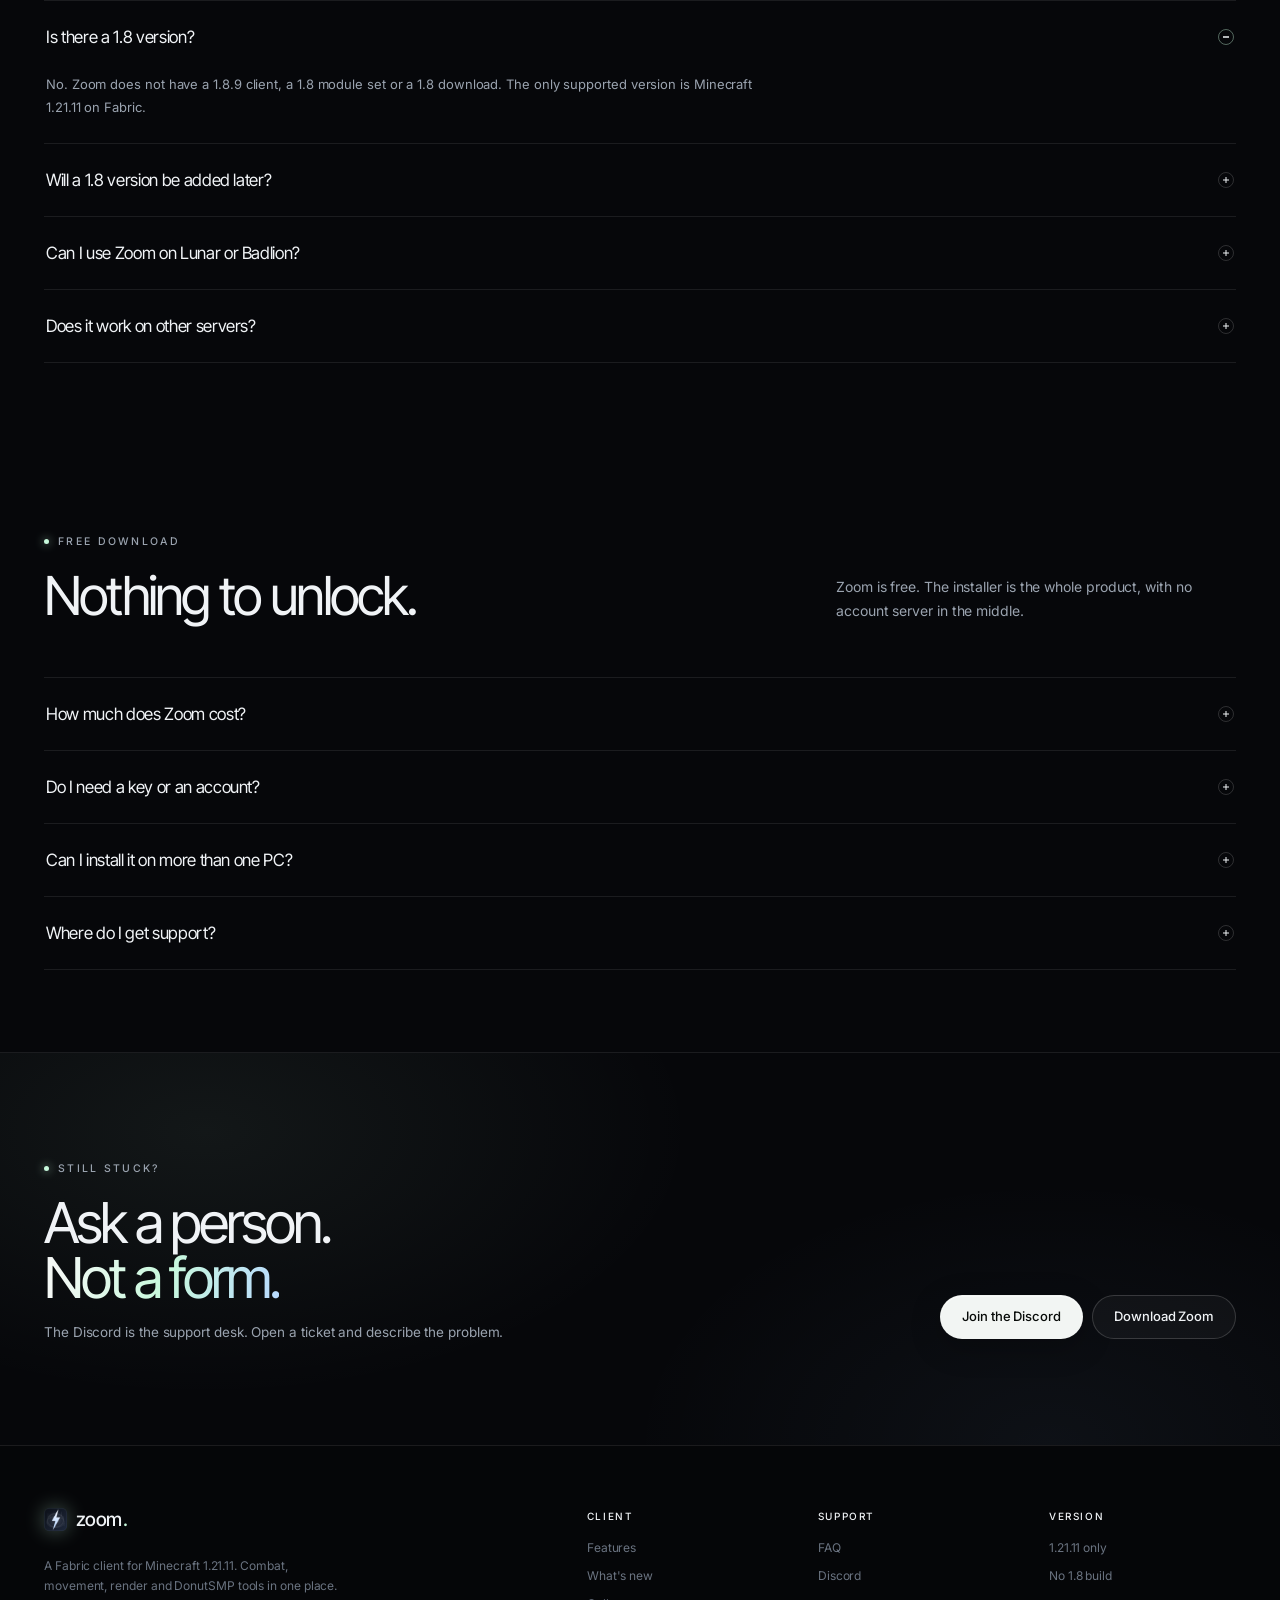
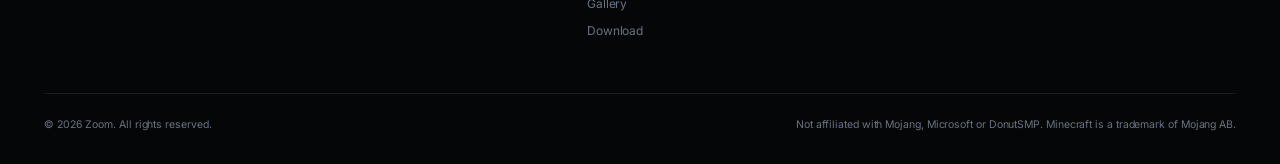
<file: faq.html>
<!doctype html>
<html lang="en">
<head>
  <meta charset="utf-8">
  <meta name="viewport" content="width=device-width, initial-scale=1">
  <title>FAQ — Zoom</title>
  <meta name="description" content="Zoom client FAQ: free download, Minecraft 1.21.11 only, no 1.8 version, setup and support.">
  <meta name="theme-color" content="#05070a">
  <link rel="icon" href="assets/logo.png">
  <link rel="preconnect" href="https://fonts.googleapis.com">
  <link rel="preconnect" href="https://fonts.gstatic.com" crossorigin>
  <link rel="stylesheet" href="css/style.css">
  <script src="js/main.js" defer></script>
</head>
<body>
  <a class="skip-link" href="#main">Skip to content</a>
  <div class="scroll-progress" aria-hidden="true"></div>
  <div class="noise" aria-hidden="true"></div>

  <header class="site-header">
    <div class="wrap nav">
      <a class="brand" href="index.html" aria-label="Zoom home"><img src="assets/logo.png" alt="" width="30" height="30">zoom<em>.</em></a>
      <nav class="nav-links" aria-label="Primary navigation">
        <a href="features.html">Features</a><a href="gallery.html">Gallery</a><a href="download.html">Download</a><a href="faq.html" aria-current="page">FAQ</a>
      </nav>
      <div class="nav-actions">
        <a class="btn btn--primary btn--sm" href="download.html" data-magnetic>Download<svg viewBox="0 0 24 24" fill="none" stroke="currentColor" stroke-width="1.7"><path d="M7 17 17 7M8 7h9v9"/></svg></a>
        <button class="menu-toggle" type="button" aria-label="Open menu" aria-expanded="false"><span></span><span></span></button>
      </div>
    </div>
  </header>

  <div class="mobile-menu" aria-hidden="true">
    <nav aria-label="Mobile navigation">
      <a href="index.html">Home</a><a href="features.html">Features</a><a href="gallery.html">Gallery</a><a href="download.html">Download</a><a href="faq.html">FAQ</a><a href="https://discord.gg/vNaJJBzujt" target="_blank" rel="noopener">Discord</a>
    </nav>
  </div>

  <main id="main">
    <section class="page-hero">
      <div class="wrap">
        <span class="eyebrow" data-reveal>FAQ</span>
        <h1 data-reveal>Before you ask.<br><span class="gradient-text">Answered.</span></h1>
        <p data-reveal>
          The short version: Zoom is a free Fabric client for Minecraft
          1.21.11 on Windows. There is no key and no 1.8 version.
        </p>
        <span class="page-hero__note" data-reveal><b>Free</b> · Windows · 1.21.11 only</span>
      </div>
    </section>

    <section class="section">
      <div class="wrap">
        <div class="section-head">
          <div>
            <span class="eyebrow" data-reveal>Getting started</span>
            <h2 data-reveal>The basics.</h2>
          </div>
          <p data-reveal>If you have never used a Fabric client before, start here. The launcher does most of the work.</p>
        </div>
        <div class="faq-list" data-reveal>
          <div class="faq-item is-open">
            <button class="faq-q" type="button" aria-expanded="true">What is Zoom?<i></i></button>
            <div class="faq-a"><div><p>Zoom is a Fabric client for Minecraft 1.21.11. It adds a click GUI, an in-game HUD and 91 modules covering combat, movement, render, misc and DonutSMP-specific tools.</p></div></div>
          </div>
          <div class="faq-item">
            <button class="faq-q" type="button" aria-expanded="false">How do I open the menu?<i></i></button>
            <div class="faq-a"><div><p>Press right shift in game. The Zoom click GUI opens over the world. Press it again or escape to close it.</p></div></div>
          </div>
          <div class="faq-item">
            <button class="faq-q" type="button" aria-expanded="false">Do I need the Zoom launcher?<i></i></button>
            <div class="faq-a"><div><p>Yes. The installer includes the launcher, which handles your Microsoft account, the 1.21.11 Fabric install and your memory settings. It also keeps the client jar up to date.</p></div></div>
          </div>
          <div class="faq-item">
            <button class="faq-q" type="button" aria-expanded="false">What are the system requirements?<i></i></button>
            <div class="faq-a"><div><p>Windows 10 or 11, a 64-bit Java 21 runtime (the launcher can point at one), a Microsoft account that owns Minecraft, and Fabric 1.21.11 installed through the launcher.</p></div></div>
          </div>
        </div>
      </div>
    </section>

    <section class="section section--tight">
      <div class="wrap">
        <div class="section-head">
          <div>
            <span class="eyebrow" data-reveal>Version</span>
            <h2 data-reveal>1.21.11 only.<br><span class="muted">Really.</span></h2>
          </div>
          <p data-reveal>No legacy branch, no compatibility mode and no 1.8 client hiding in a dropdown.</p>
        </div>
        <div class="faq-list" data-reveal>
          <div class="faq-item is-open">
            <button class="faq-q" type="button" aria-expanded="true">Is there a 1.8 version?<i></i></button>
            <div class="faq-a"><div><p>No. Zoom does not have a 1.8.9 client, a 1.8 module set or a 1.8 download. The only supported version is Minecraft 1.21.11 on Fabric.</p></div></div>
          </div>
          <div class="faq-item">
            <button class="faq-q" type="button" aria-expanded="false">Will a 1.8 version be added later?<i></i></button>
            <div class="faq-a"><div><p>There is no 1.8 build planned. The client is designed around modern 1.21.11 mechanics, not a backport.</p></div></div>
          </div>
          <div class="faq-item">
            <button class="faq-q" type="button" aria-expanded="false">Can I use Zoom on Lunar or Badlion?<i></i></button>
            <div class="faq-a"><div><p>Zoom is a Fabric mod and is launched through its own launcher. It is not a Lunar or Badlion module and is not loaded by those clients.</p></div></div>
          </div>
          <div class="faq-item">
            <button class="faq-q" type="button" aria-expanded="false">Does it work on other servers?<i></i></button>
            <div class="faq-a"><div><p>The general combat, movement and render modules work anywhere Fabric runs. The Donut tab is specific to DonutSMP and its systems.</p></div></div>
          </div>
        </div>
      </div>
    </section>

    <section class="section section--tight">
      <div class="wrap">
        <div class="section-head">
          <div>
            <span class="eyebrow" data-reveal>Free download</span>
            <h2 data-reveal>Nothing to unlock.</h2>
          </div>
          <p data-reveal>Zoom is free. The installer is the whole product, with no account server in the middle.</p>
        </div>
        <div class="faq-list" data-reveal>
          <div class="faq-item">
            <button class="faq-q" type="button" aria-expanded="false">How much does Zoom cost?<i></i></button>
            <div class="faq-a"><div><p>Nothing. Download the MSI from the download page and install it. Every module, the launcher and future updates are included at no cost.</p></div></div>
          </div>
          <div class="faq-item">
            <button class="faq-q" type="button" aria-expanded="false">Do I need a key or an account?<i></i></button>
            <div class="faq-a"><div><p>No key and no Zoom account. You only need the Microsoft account that owns Minecraft, which the launcher uses to start the game.</p></div></div>
          </div>
          <div class="faq-item">
            <button class="faq-q" type="button" aria-expanded="false">Can I install it on more than one PC?<i></i></button>
            <div class="faq-a"><div><p>Yes. There is no device limit and no activation step. Run the installer on each Windows PC you play on.</p></div></div>
          </div>
          <div class="faq-item">
            <button class="faq-q" type="button" aria-expanded="false">Where do I get support?<i></i></button>
            <div class="faq-a"><div><p>In the same Discord, through a ticket. Include what you were doing, what you expected and any launcher or game log lines.</p></div></div>
          </div>
        </div>
      </div>
    </section>

    <section class="cta-band">
      <div class="wrap cta-band__inner">
        <div data-reveal>
          <span class="eyebrow">Still stuck?</span>
          <h2>Ask a person.<br><span class="gradient-text">Not a form.</span></h2>
          <p>The Discord is the support desk. Open a ticket and describe the problem.</p>
        </div>
        <div class="cta-band__actions" data-reveal>
          <a class="btn btn--primary" href="https://discord.gg/vNaJJBzujt" target="_blank" rel="noopener">Join the Discord</a>
          <a class="btn btn--ghost" href="download.html">Download Zoom</a>
        </div>
      </div>
    </section>
  </main>

  <footer class="site-footer">
    <div class="wrap">
      <div class="footer-top">
        <div class="footer-brand"><a class="brand" href="index.html"><img src="assets/logo.png" alt="" width="30" height="30">zoom<em>.</em></a><p>A Fabric client for Minecraft 1.21.11. Combat, movement, render and DonutSMP tools in one place.</p></div>
        <div class="footer-col"><h5>Client</h5><a href="features.html">Features</a><a href="index.html#updates">What's new</a><a href="gallery.html">Gallery</a><a href="download.html">Download</a></div>
        <div class="footer-col"><h5>Support</h5><a href="faq.html">FAQ</a><a href="https://discord.gg/vNaJJBzujt" target="_blank" rel="noopener">Discord</a></div>
        <div class="footer-col"><h5>Version</h5><a href="faq.html">1.21.11 only</a><a href="faq.html">No 1.8 build</a></div>
      </div>
      <div class="footer-bottom"><span>© <span data-year>2026</span> Zoom. All rights reserved.</span><span class="disclaimer">Not affiliated with Mojang, Microsoft or DonutSMP. Minecraft is a trademark of Mojang AB.</span></div>
    </div>
  </footer>
</body>
</html>
</file>
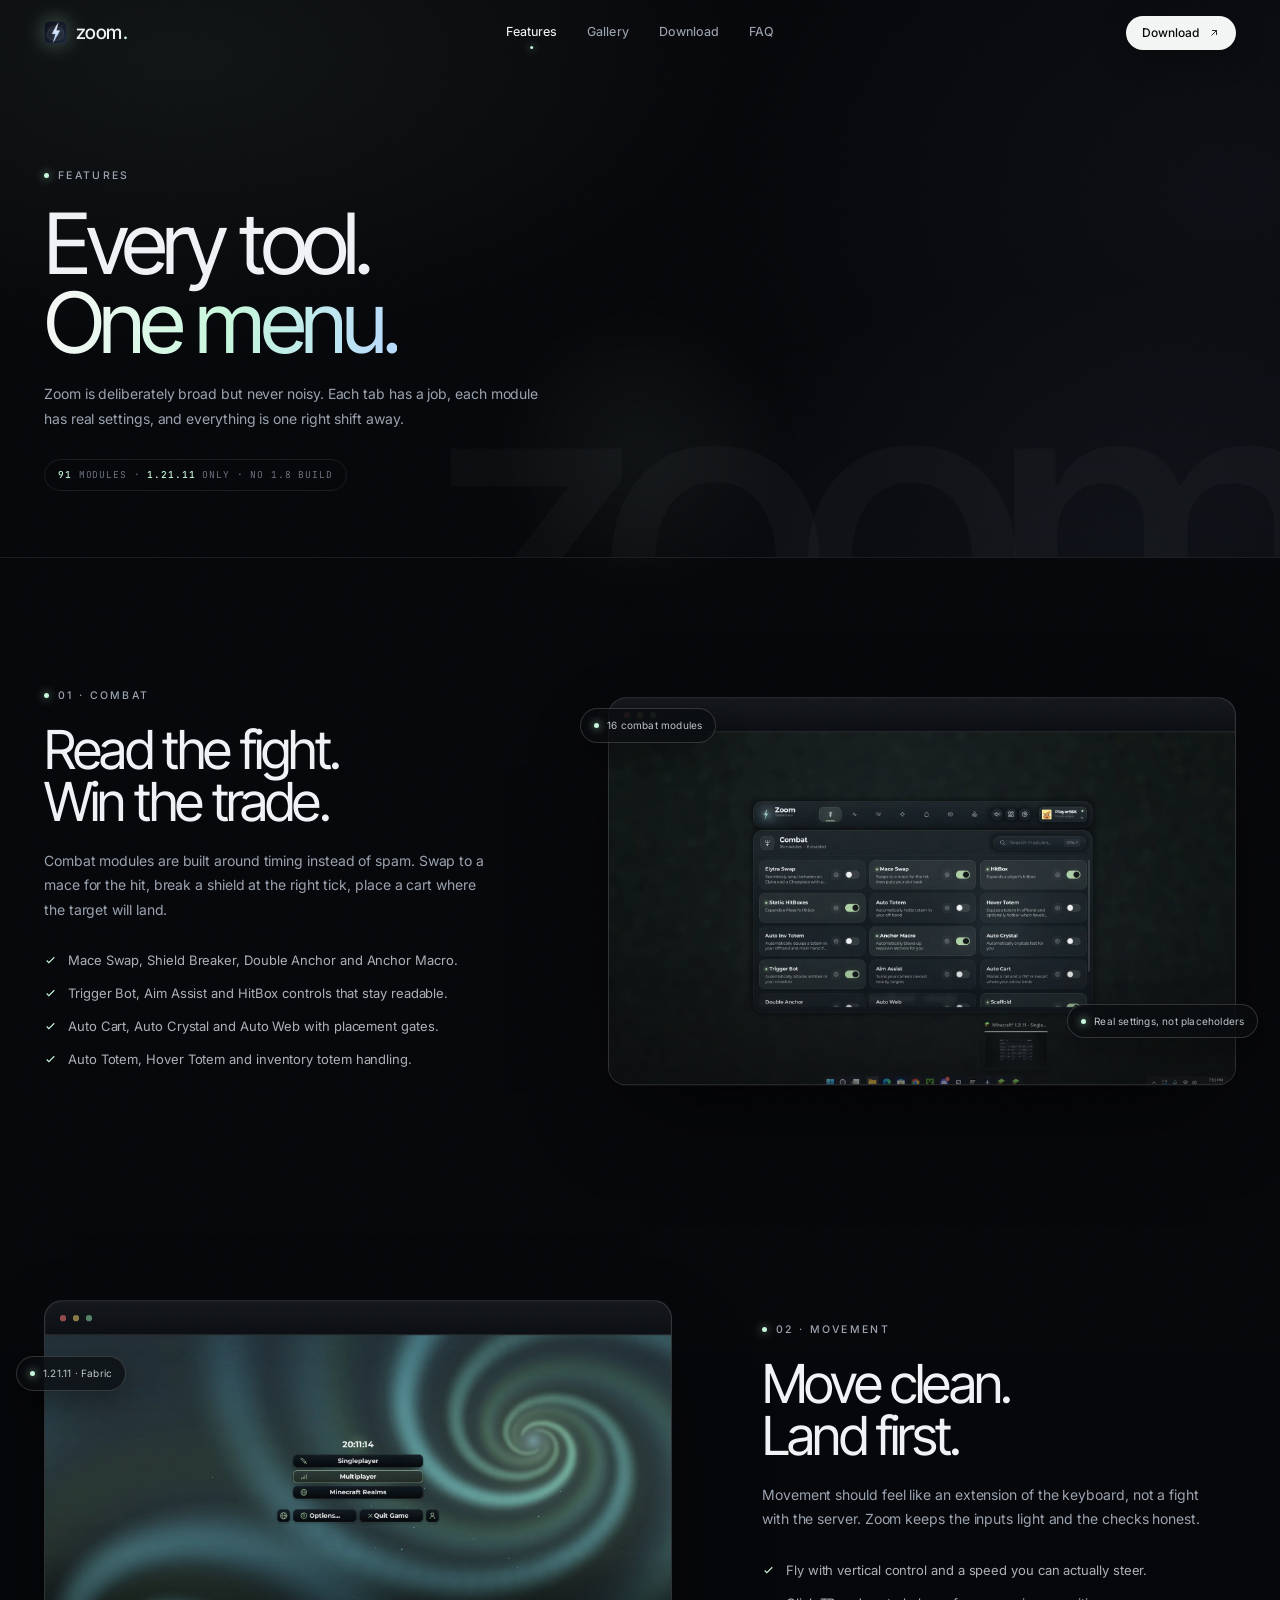
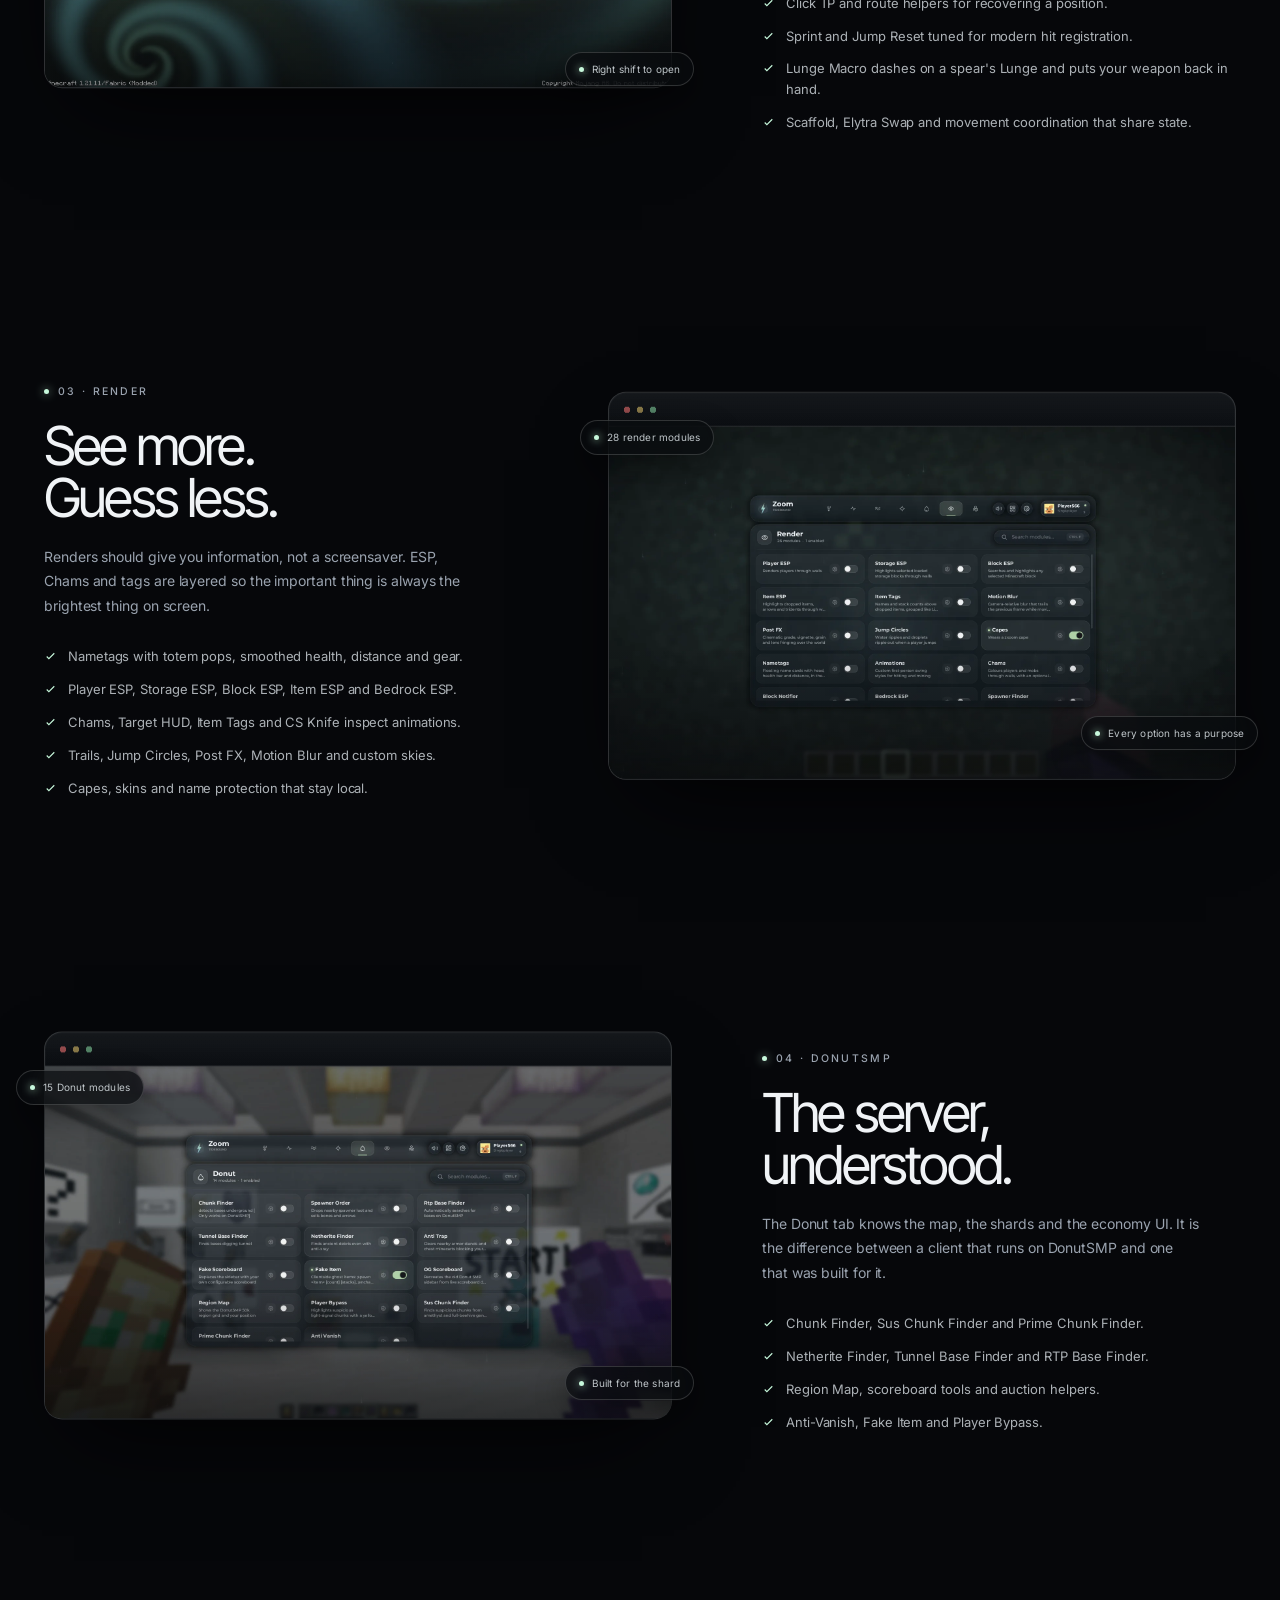
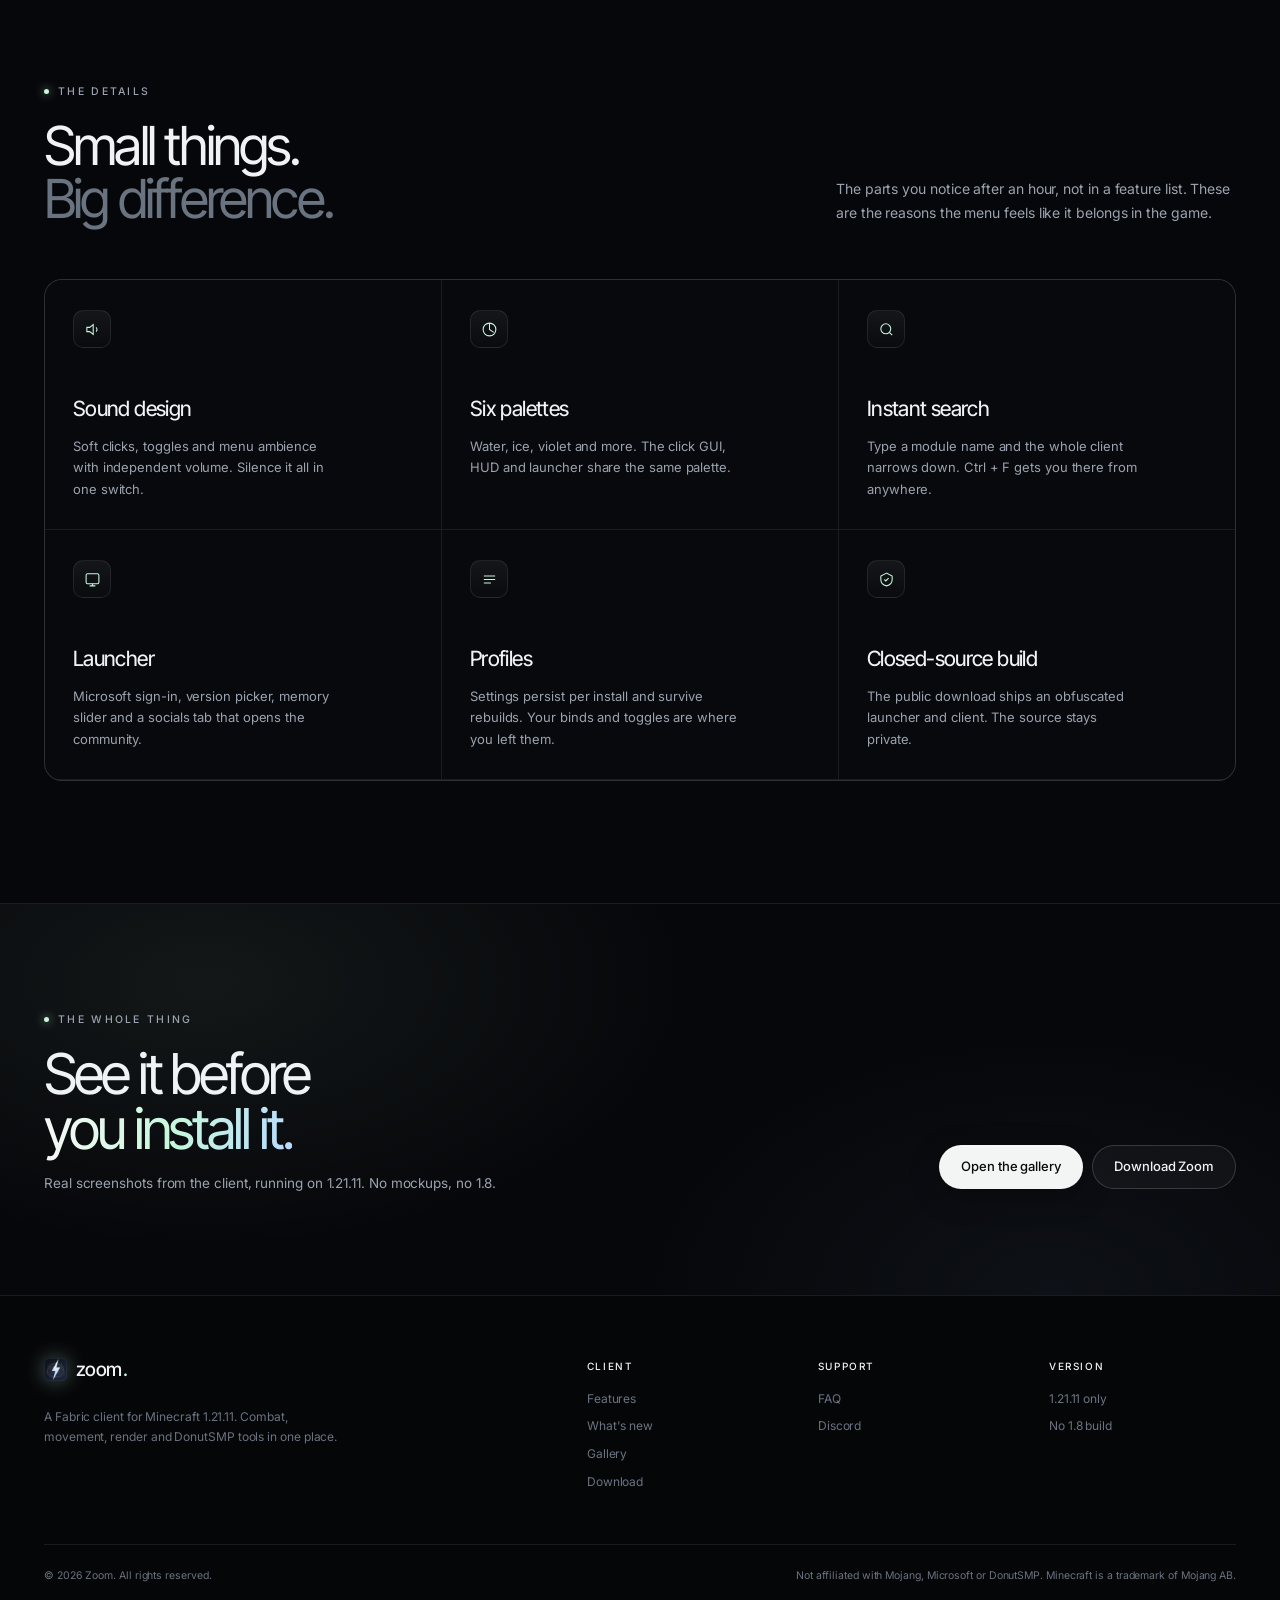
<file: features.html>
<!doctype html>
<html lang="en">
<head>
  <meta charset="utf-8">
  <meta name="viewport" content="width=device-width, initial-scale=1">
  <title>Features — Zoom</title>
  <meta name="description" content="Combat, movement, render, DonutSMP, anti-vanish and AutoBuilder features in the Zoom client for Minecraft 1.21.11.">
  <meta name="theme-color" content="#05070a">
  <link rel="icon" href="assets/logo.png">
  <link rel="preconnect" href="https://fonts.googleapis.com">
  <link rel="preconnect" href="https://fonts.gstatic.com" crossorigin>
  <link rel="stylesheet" href="css/style.css">
  <script src="js/main.js" defer></script>
</head>
<body>
  <a class="skip-link" href="#main">Skip to content</a>
  <div class="scroll-progress" aria-hidden="true"></div>
  <div class="noise" aria-hidden="true"></div>

  <header class="site-header">
    <div class="wrap nav">
      <a class="brand" href="index.html" aria-label="Zoom home">
        <img src="assets/logo.png" alt="" width="30" height="30">
        zoom<em>.</em>
      </a>
      <nav class="nav-links" aria-label="Primary navigation">
        <a href="features.html" aria-current="page">Features</a>
        <a href="gallery.html">Gallery</a>
        <a href="download.html">Download</a>
        <a href="faq.html">FAQ</a>
      </nav>
      <div class="nav-actions">
        <a class="btn btn--primary btn--sm" href="download.html" data-magnetic>
          Download
          <svg viewBox="0 0 24 24" fill="none" stroke="currentColor" stroke-width="1.7"><path d="M7 17 17 7M8 7h9v9"/></svg>
        </a>
        <button class="menu-toggle" type="button" aria-label="Open menu" aria-expanded="false"><span></span><span></span></button>
      </div>
    </div>
  </header>

  <div class="mobile-menu" aria-hidden="true">
    <nav aria-label="Mobile navigation">
      <a href="index.html">Home</a>
      <a href="features.html">Features</a>
      <a href="gallery.html">Gallery</a>
      <a href="download.html">Download</a>
      <a href="faq.html">FAQ</a>
      <a href="https://discord.gg/vNaJJBzujt" target="_blank" rel="noopener">Discord</a>
    </nav>
  </div>

  <main id="main">
    <section class="page-hero">
      <div class="wrap">
        <span class="eyebrow" data-reveal>Features</span>
        <h1 data-reveal>Every tool.<br><span class="gradient-text">One menu.</span></h1>
        <p data-reveal>
          Zoom is deliberately broad but never noisy. Each tab has a job, each
          module has real settings, and everything is one right shift away.
        </p>
        <span class="page-hero__note" data-reveal><b>91</b> modules · <b>1.21.11</b> only · no 1.8 build</span>
      </div>
    </section>

    <section class="section">
      <div class="wrap split">
        <div class="split__copy" data-reveal="left">
          <span class="eyebrow">01 · Combat</span>
          <h2>Read the fight.<br>Win the trade.</h2>
          <p>
            Combat modules are built around timing instead of spam. Swap to a
            mace for the hit, break a shield at the right tick, place a cart
            where the target will land.
          </p>
          <ul class="feature-list">
            <li><svg viewBox="0 0 24 24" fill="none" stroke="currentColor" stroke-width="2"><path d="m5 12 4 4L19 6"/></svg>Mace Swap, Shield Breaker, Double Anchor and Anchor Macro.</li>
            <li><svg viewBox="0 0 24 24" fill="none" stroke="currentColor" stroke-width="2"><path d="m5 12 4 4L19 6"/></svg>Trigger Bot, Aim Assist and HitBox controls that stay readable.</li>
            <li><svg viewBox="0 0 24 24" fill="none" stroke="currentColor" stroke-width="2"><path d="m5 12 4 4L19 6"/></svg>Auto Cart, Auto Crystal and Auto Web with placement gates.</li>
            <li><svg viewBox="0 0 24 24" fill="none" stroke="currentColor" stroke-width="2"><path d="m5 12 4 4L19 6"/></svg>Auto Totem, Hover Totem and inventory totem handling.</li>
          </ul>
        </div>
        <div class="split__media" data-reveal="scale">
          <div class="shot-frame" data-tilt="5" data-parallax="0.04">
            <img src="assets/screenshots/gui-combat.webp" alt="Zoom Combat tab with Mace Swap, HitBox, Static HitBoxes, Anchor Macro and Trigger Bot" loading="lazy" width="1920" height="1080">
          </div>
          <div class="float-tag float-tag--a"><i></i> 16 combat modules</div>
          <div class="float-tag float-tag--b"><i></i> Real settings, not placeholders</div>
        </div>
      </div>
    </section>

    <section class="section">
      <div class="wrap split split--reverse">
        <div class="split__copy" data-reveal="left">
          <span class="eyebrow">02 · Movement</span>
          <h2>Move clean.<br>Land first.</h2>
          <p>
            Movement should feel like an extension of the keyboard, not a
            fight with the server. Zoom keeps the inputs light and the checks
            honest.
          </p>
          <ul class="feature-list">
            <li><svg viewBox="0 0 24 24" fill="none" stroke="currentColor" stroke-width="2"><path d="m5 12 4 4L19 6"/></svg>Fly with vertical control and a speed you can actually steer.</li>
            <li><svg viewBox="0 0 24 24" fill="none" stroke="currentColor" stroke-width="2"><path d="m5 12 4 4L19 6"/></svg>Click TP and route helpers for recovering a position.</li>
            <li><svg viewBox="0 0 24 24" fill="none" stroke="currentColor" stroke-width="2"><path d="m5 12 4 4L19 6"/></svg>Sprint and Jump Reset tuned for modern hit registration.</li>
            <li><svg viewBox="0 0 24 24" fill="none" stroke="currentColor" stroke-width="2"><path d="m5 12 4 4L19 6"/></svg>Lunge Macro dashes on a spear's Lunge and puts your weapon back in hand.</li>
            <li><svg viewBox="0 0 24 24" fill="none" stroke="currentColor" stroke-width="2"><path d="m5 12 4 4L19 6"/></svg>Scaffold, Elytra Swap and movement coordination that share state.</li>
          </ul>
        </div>
        <div class="split__media" data-reveal="scale">
          <div class="shot-frame" data-tilt="5" data-parallax="0.04">
            <img src="assets/screenshots/mainmenu.webp" alt="Zoom client title screen running on Minecraft 1.21.11" loading="lazy" width="1920" height="1080">
          </div>
          <div class="float-tag float-tag--a"><i></i> 1.21.11 · Fabric</div>
          <div class="float-tag float-tag--b"><i></i> Right shift to open</div>
        </div>
      </div>
    </section>

    <section class="section">
      <div class="wrap split">
        <div class="split__copy" data-reveal="left">
          <span class="eyebrow">03 · Render</span>
          <h2>See more.<br>Guess less.</h2>
          <p>
            Renders should give you information, not a screensaver. ESP, Chams
            and tags are layered so the important thing is always the brightest
            thing on screen.
          </p>
          <ul class="feature-list">
            <li><svg viewBox="0 0 24 24" fill="none" stroke="currentColor" stroke-width="2"><path d="m5 12 4 4L19 6"/></svg>Nametags with totem pops, smoothed health, distance and gear.</li>
            <li><svg viewBox="0 0 24 24" fill="none" stroke="currentColor" stroke-width="2"><path d="m5 12 4 4L19 6"/></svg>Player ESP, Storage ESP, Block ESP, Item ESP and Bedrock ESP.</li>
            <li><svg viewBox="0 0 24 24" fill="none" stroke="currentColor" stroke-width="2"><path d="m5 12 4 4L19 6"/></svg>Chams, Target HUD, Item Tags and CS Knife inspect animations.</li>
            <li><svg viewBox="0 0 24 24" fill="none" stroke="currentColor" stroke-width="2"><path d="m5 12 4 4L19 6"/></svg>Trails, Jump Circles, Post FX, Motion Blur and custom skies.</li>
            <li><svg viewBox="0 0 24 24" fill="none" stroke="currentColor" stroke-width="2"><path d="m5 12 4 4L19 6"/></svg>Capes, skins and name protection that stay local.</li>
          </ul>
        </div>
        <div class="split__media" data-reveal="scale">
          <div class="shot-frame" data-tilt="5" data-parallax="0.04">
            <img src="assets/screenshots/gui-render.webp" alt="Zoom Render tab with Player ESP, Chams, Motion Blur, Post FX and Capes" loading="lazy" width="1920" height="1080">
          </div>
          <div class="float-tag float-tag--a"><i></i> 28 render modules</div>
          <div class="float-tag float-tag--b"><i></i> Every option has a purpose</div>
        </div>
      </div>
    </section>

    <section class="section">
      <div class="wrap split split--reverse">
        <div class="split__copy" data-reveal="left">
          <span class="eyebrow">04 · DonutSMP</span>
          <h2>The server,<br>understood.</h2>
          <p>
            The Donut tab knows the map, the shards and the economy UI. It is
            the difference between a client that runs on DonutSMP and one that
            was built for it.
          </p>
          <ul class="feature-list">
            <li><svg viewBox="0 0 24 24" fill="none" stroke="currentColor" stroke-width="2"><path d="m5 12 4 4L19 6"/></svg>Chunk Finder, Sus Chunk Finder and Prime Chunk Finder.</li>
            <li><svg viewBox="0 0 24 24" fill="none" stroke="currentColor" stroke-width="2"><path d="m5 12 4 4L19 6"/></svg>Netherite Finder, Tunnel Base Finder and RTP Base Finder.</li>
            <li><svg viewBox="0 0 24 24" fill="none" stroke="currentColor" stroke-width="2"><path d="m5 12 4 4L19 6"/></svg>Region Map, scoreboard tools and auction helpers.</li>
            <li><svg viewBox="0 0 24 24" fill="none" stroke="currentColor" stroke-width="2"><path d="m5 12 4 4L19 6"/></svg>Anti-Vanish, Fake Item and Player Bypass.</li>
          </ul>
        </div>
        <div class="split__media" data-reveal="scale">
          <div class="shot-frame" data-tilt="5" data-parallax="0.04">
            <img src="assets/screenshots/gui-donut.webp" alt="Zoom Donut tab with Chunk Finder, Netherite Finder, Region Map, Anti Trap and Anti Vanish" loading="lazy" width="1920" height="1080">
          </div>
          <div class="float-tag float-tag--a"><i></i> 15 Donut modules</div>
          <div class="float-tag float-tag--b"><i></i> Built for the shard</div>
        </div>
      </div>
    </section>

    <section class="section">
      <div class="wrap">
        <div class="section-head">
          <div>
            <span class="eyebrow" data-reveal>The details</span>
            <h2 data-reveal>Small things.<br><span class="muted">Big difference.</span></h2>
          </div>
          <p data-reveal>
            The parts you notice after an hour, not in a feature list. These are
            the reasons the menu feels like it belongs in the game.
          </p>
        </div>
        <div class="feature-grid">
          <article class="card" data-reveal>
            <div class="card__icon"><svg viewBox="0 0 24 24" fill="none" stroke="currentColor" stroke-width="1.5"><path d="M4 9v6h4l5 4V5L8 9H4Z"/><path d="M17 9a4 4 0 0 1 0 6"/></svg></div>
            <h3>Sound design</h3>
            <p>Soft clicks, toggles and menu ambience with independent volume. Silence it all in one switch.</p>
          </article>
          <article class="card" data-reveal>
            <div class="card__icon"><svg viewBox="0 0 24 24" fill="none" stroke="currentColor" stroke-width="1.5"><circle cx="12" cy="12" r="9"/><path d="M12 3v9l6 4"/></svg></div>
            <h3>Six palettes</h3>
            <p>Water, ice, violet and more. The click GUI, HUD and launcher share the same palette.</p>
          </article>
          <article class="card" data-reveal>
            <div class="card__icon"><svg viewBox="0 0 24 24" fill="none" stroke="currentColor" stroke-width="1.5"><circle cx="11" cy="11" r="7"/><path d="m16 16 4 4"/></svg></div>
            <h3>Instant search</h3>
            <p>Type a module name and the whole client narrows down. Ctrl + F gets you there from anywhere.</p>
          </article>
          <article class="card" data-reveal>
            <div class="card__icon"><svg viewBox="0 0 24 24" fill="none" stroke="currentColor" stroke-width="1.5"><rect x="3" y="4" width="18" height="14" rx="2"/><path d="M8 21h8M12 18v3"/></svg></div>
            <h3>Launcher</h3>
            <p>Microsoft sign-in, version picker, memory slider and a socials tab that opens the community.</p>
          </article>
          <article class="card" data-reveal>
            <div class="card__icon"><svg viewBox="0 0 24 24" fill="none" stroke="currentColor" stroke-width="1.5"><path d="M4 7h16M4 12h16M4 17h10"/></svg></div>
            <h3>Profiles</h3>
            <p>Settings persist per install and survive rebuilds. Your binds and toggles are where you left them.</p>
          </article>
          <article class="card" data-reveal>
            <div class="card__icon"><svg viewBox="0 0 24 24" fill="none" stroke="currentColor" stroke-width="1.5"><path d="M12 3 4 7v5c0 5 3.4 8 8 9 4.6-1 8-4 8-9V7l-8-4Z"/><path d="m9 12 2 2 4-4"/></svg></div>
            <h3>Closed-source build</h3>
            <p>The public download ships an obfuscated launcher and client. The source stays private.</p>
          </article>
        </div>
      </div>
    </section>

    <section class="cta-band">
      <div class="wrap cta-band__inner">
        <div data-reveal>
          <span class="eyebrow">The whole thing</span>
          <h2>See it before<br><span class="gradient-text">you install it.</span></h2>
          <p>Real screenshots from the client, running on 1.21.11. No mockups, no 1.8.</p>
        </div>
        <div class="cta-band__actions" data-reveal>
          <a class="btn btn--primary" href="gallery.html">Open the gallery</a>
          <a class="btn btn--ghost" href="download.html">Download Zoom</a>
        </div>
      </div>
    </section>
  </main>

  <footer class="site-footer">
    <div class="wrap">
      <div class="footer-top">
        <div class="footer-brand">
          <a class="brand" href="index.html"><img src="assets/logo.png" alt="" width="30" height="30">zoom<em>.</em></a>
          <p>A Fabric client for Minecraft 1.21.11. Combat, movement, render and DonutSMP tools in one place.</p>
        </div>
        <div class="footer-col"><h5>Client</h5><a href="features.html">Features</a><a href="index.html#updates">What's new</a><a href="gallery.html">Gallery</a><a href="download.html">Download</a></div>
        <div class="footer-col"><h5>Support</h5><a href="faq.html">FAQ</a><a href="https://discord.gg/vNaJJBzujt" target="_blank" rel="noopener">Discord</a></div>
        <div class="footer-col"><h5>Version</h5><a href="faq.html">1.21.11 only</a><a href="faq.html">No 1.8 build</a></div>
      </div>
      <div class="footer-bottom">
        <span>© <span data-year>2026</span> Zoom. All rights reserved.</span>
        <span class="disclaimer">Not affiliated with Mojang, Microsoft or DonutSMP. Minecraft is a trademark of Mojang AB.</span>
      </div>
    </div>
  </footer>
</body>
</html>
</file>
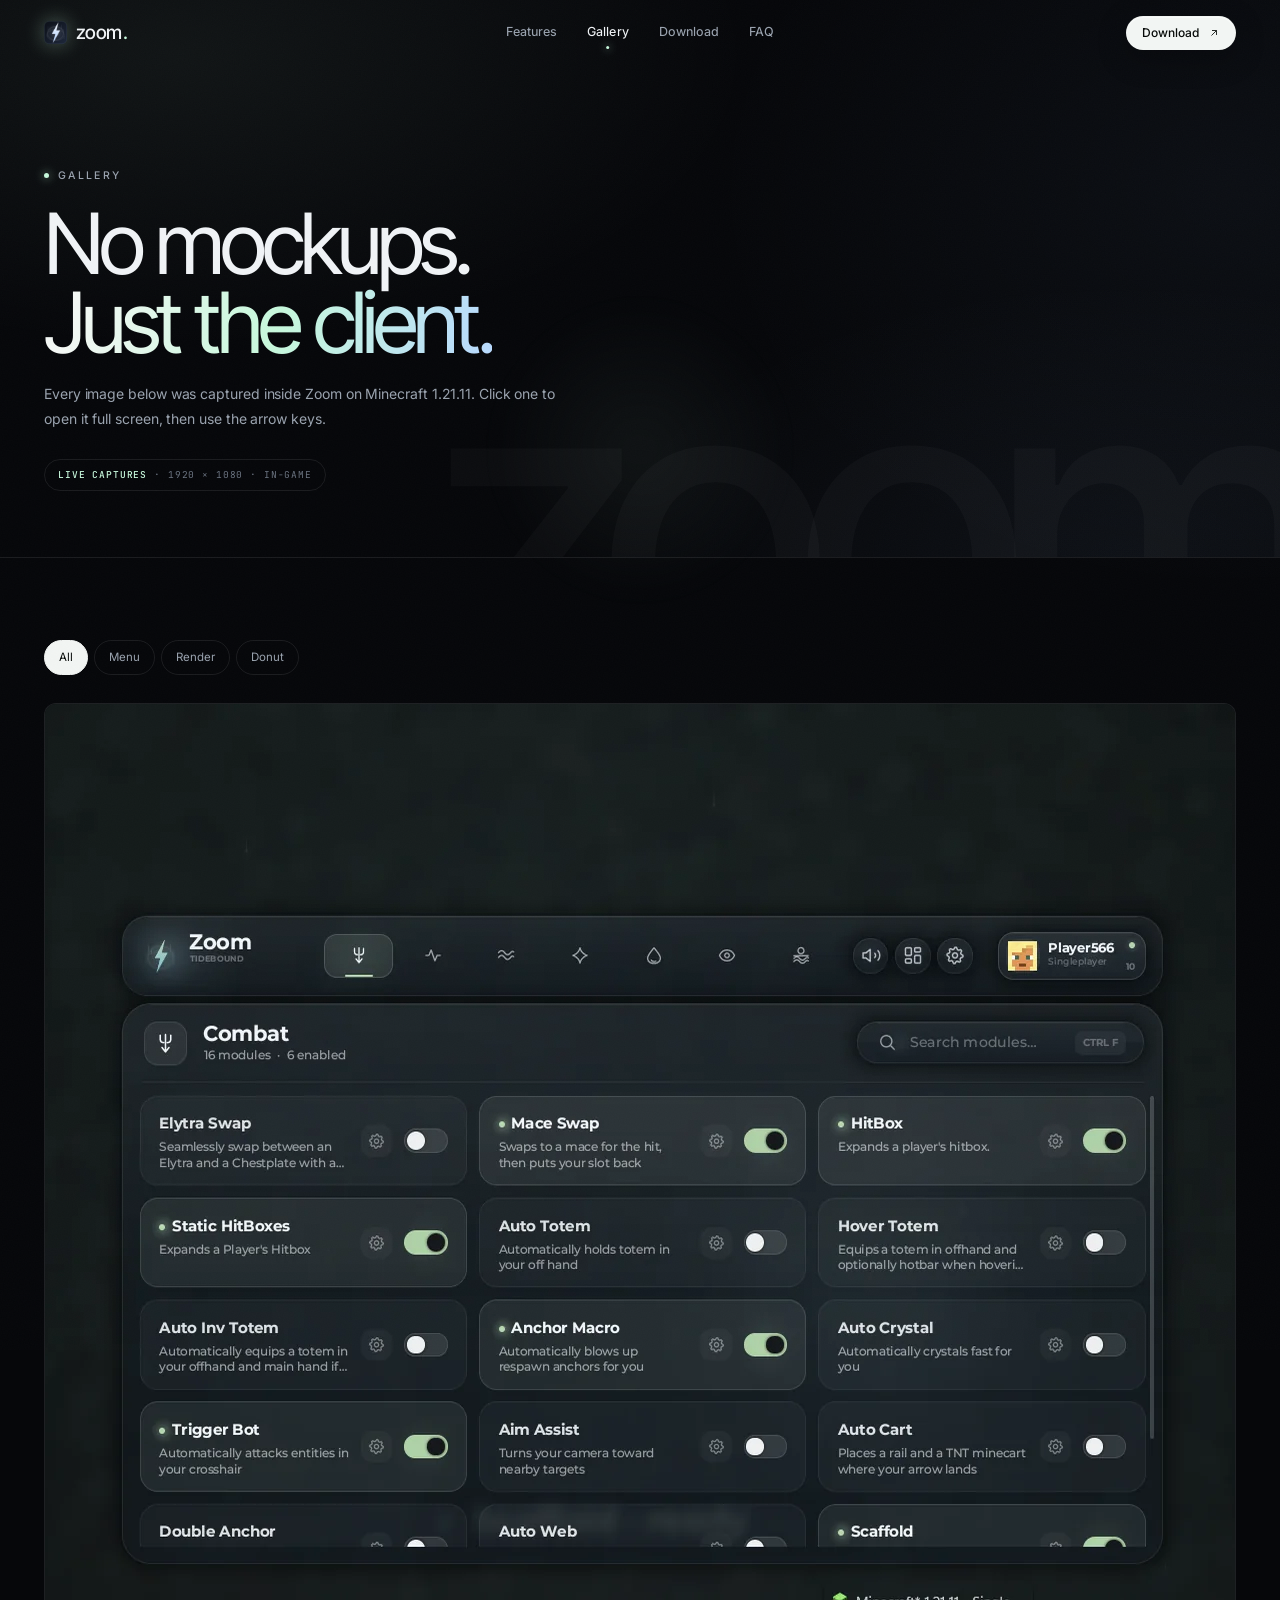
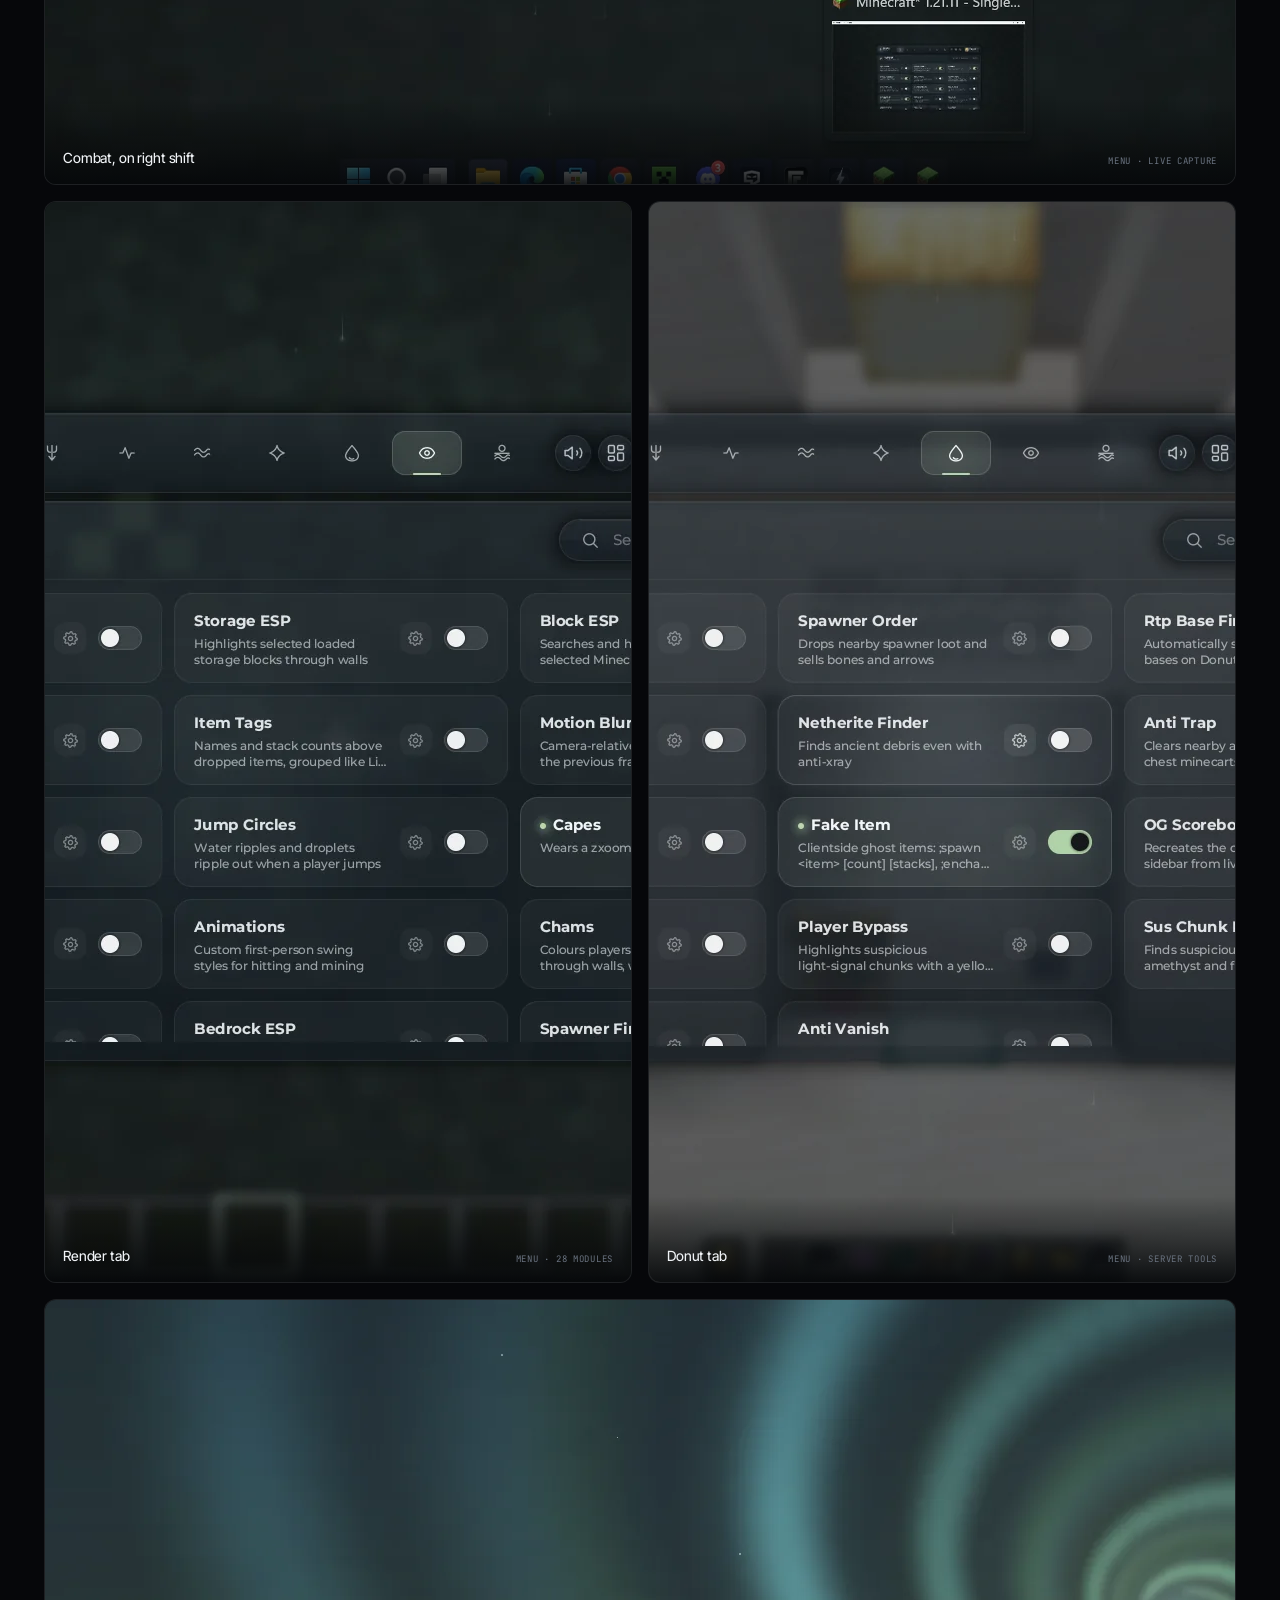
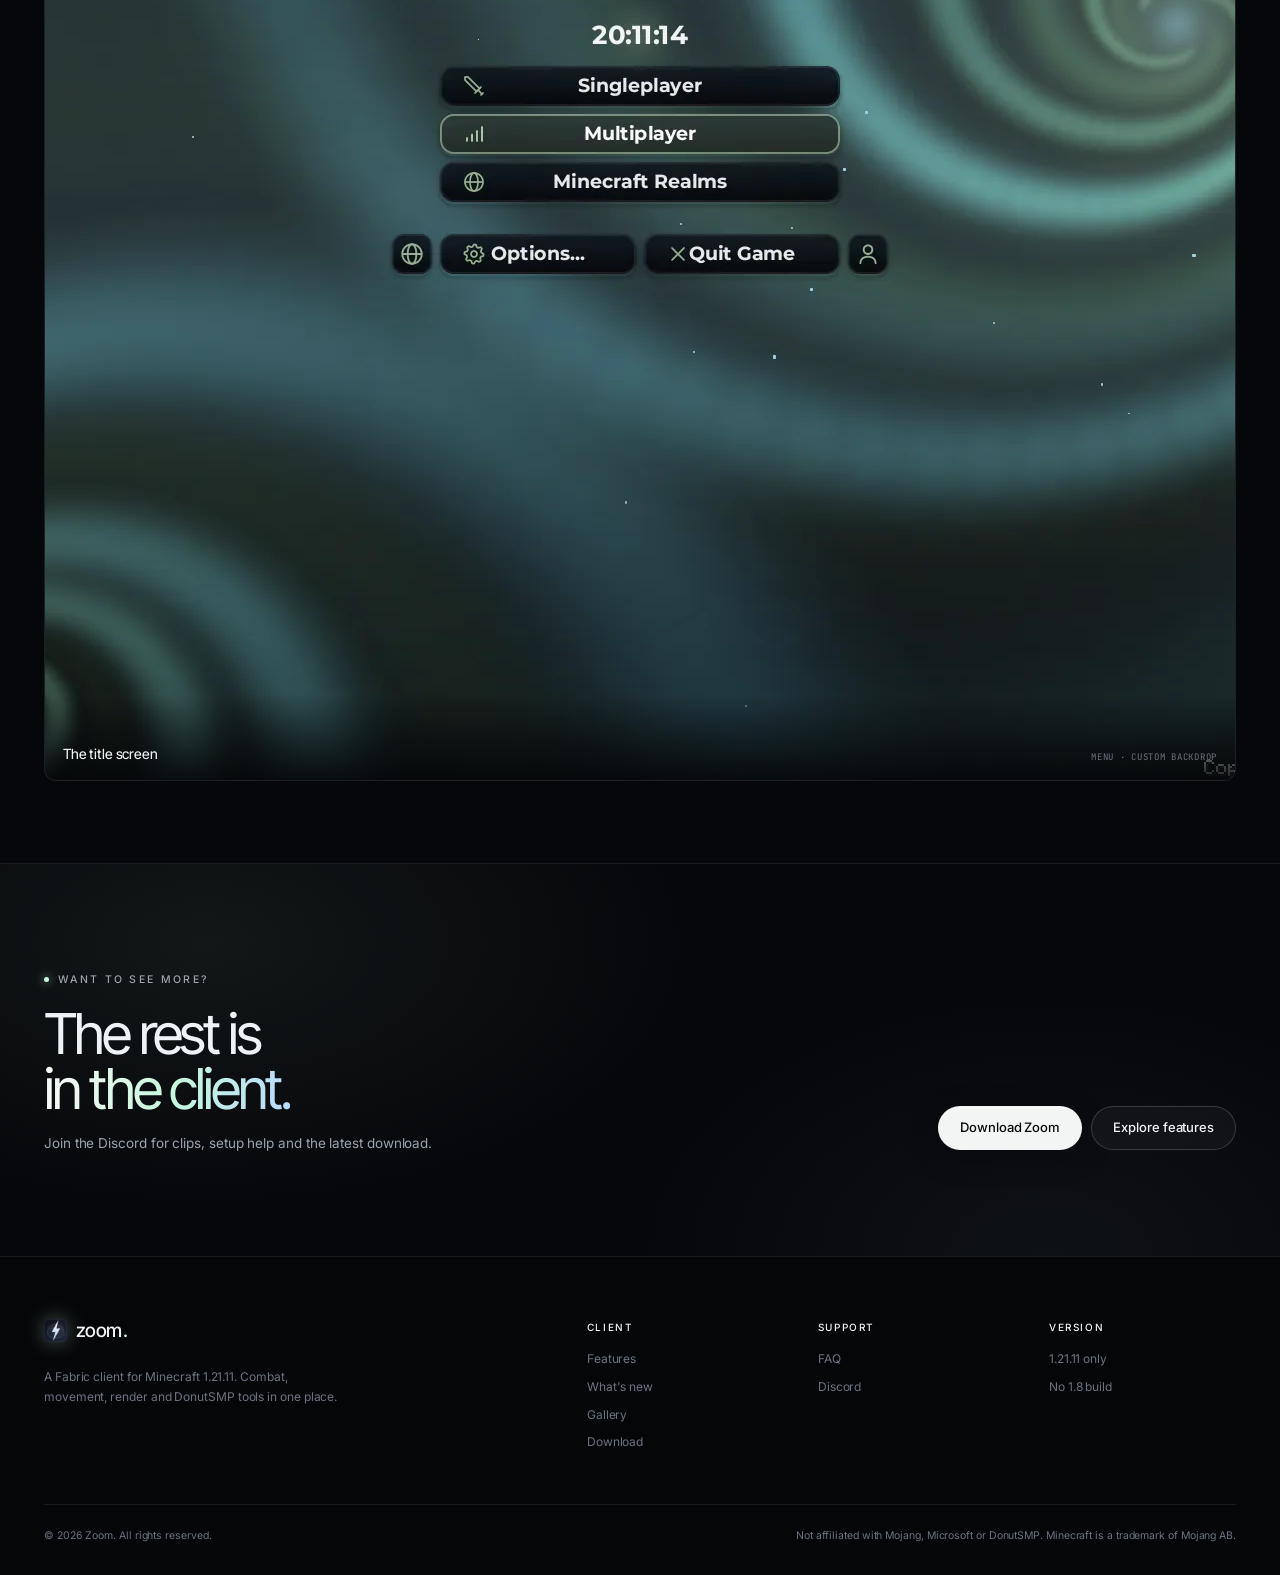
<file: gallery.html>
<!doctype html>
<html lang="en">
<head>
  <meta charset="utf-8">
  <meta name="viewport" content="width=device-width, initial-scale=1">
  <title>Gallery — Zoom</title>
  <meta name="description" content="Real screenshots of the Zoom client for Minecraft 1.21.11: combat, render, DonutSMP and in-game HUD.">
  <meta name="theme-color" content="#05070a">
  <link rel="icon" href="assets/logo.png">
  <link rel="preconnect" href="https://fonts.googleapis.com">
  <link rel="preconnect" href="https://fonts.gstatic.com" crossorigin>
  <link rel="stylesheet" href="css/style.css">
  <script src="js/main.js" defer></script>
</head>
<body>
  <a class="skip-link" href="#main">Skip to content</a>
  <div class="scroll-progress" aria-hidden="true"></div>
  <div class="noise" aria-hidden="true"></div>

  <header class="site-header">
    <div class="wrap nav">
      <a class="brand" href="index.html" aria-label="Zoom home"><img src="assets/logo.png" alt="" width="30" height="30">zoom<em>.</em></a>
      <nav class="nav-links" aria-label="Primary navigation">
        <a href="features.html">Features</a>
        <a href="gallery.html" aria-current="page">Gallery</a>
        <a href="download.html">Download</a>
        <a href="faq.html">FAQ</a>
      </nav>
      <div class="nav-actions">
        <a class="btn btn--primary btn--sm" href="download.html" data-magnetic>
          Download
          <svg viewBox="0 0 24 24" fill="none" stroke="currentColor" stroke-width="1.7"><path d="M7 17 17 7M8 7h9v9"/></svg>
        </a>
        <button class="menu-toggle" type="button" aria-label="Open menu" aria-expanded="false"><span></span><span></span></button>
      </div>
    </div>
  </header>

  <div class="mobile-menu" aria-hidden="true">
    <nav aria-label="Mobile navigation">
      <a href="index.html">Home</a><a href="features.html">Features</a><a href="gallery.html">Gallery</a><a href="download.html">Download</a><a href="faq.html">FAQ</a><a href="https://discord.gg/vNaJJBzujt" target="_blank" rel="noopener">Discord</a>
    </nav>
  </div>

  <main id="main">
    <section class="page-hero">
      <div class="wrap">
        <span class="eyebrow" data-reveal>Gallery</span>
        <h1 data-reveal>No mockups.<br><span class="gradient-text">Just the client.</span></h1>
        <p data-reveal>
          Every image below was captured inside Zoom on Minecraft 1.21.11.
          Click one to open it full screen, then use the arrow keys.
        </p>
        <span class="page-hero__note" data-reveal><b>Live captures</b> · 1920 × 1080 · in-game</span>
      </div>
    </section>

    <section class="section section--tight">
      <div class="wrap">
        <div class="filters" data-reveal>
          <button class="filter is-active" type="button" data-filter="all">All</button>
          <button class="filter" type="button" data-filter="menu">Menu</button>
          <button class="filter" type="button" data-filter="render">Render</button>
          <button class="filter" type="button" data-filter="donut">Donut</button>
        </div>

        <div class="gallery-grid">
          <figure class="gallery-item gallery-item--wide" data-tags="menu" data-title="Combat tab — the Zoom click GUI" data-reveal="scale">
            <img src="assets/screenshots/gui-combat.webp" alt="Zoom click GUI on the Combat tab with Mace Swap, HitBox, Static HitBoxes, Anchor Macro, Trigger Bot and Aim Assist" width="1920" height="1080">
            <figcaption><strong>Combat, on right shift</strong><span>Menu · live capture</span></figcaption>
          </figure>

          <figure class="gallery-item" data-tags="render menu" data-title="Render tab — ESP, Chams and Post FX" data-reveal>
            <img src="assets/screenshots/gui-render.webp" alt="Zoom Render tab showing Player ESP, Storage ESP, Block ESP, Item ESP, Chams, Motion Blur, Post FX and Capes" loading="lazy" width="1920" height="1080">
            <figcaption><strong>Render tab</strong><span>Menu · 28 modules</span></figcaption>
          </figure>

          <figure class="gallery-item" data-tags="donut menu" data-title="Donut tab — the server-specific tools" data-reveal>
            <img src="assets/screenshots/gui-donut.webp" alt="Zoom Donut tab with Chunk Finder, Spawner Order, RTP Base Finder, Netherite Finder, Anti Trap, Region Map and Anti Vanish" loading="lazy" width="1920" height="1080">
            <figcaption><strong>Donut tab</strong><span>Menu · server tools</span></figcaption>
          </figure>

          <figure class="gallery-item gallery-item--wide" data-tags="menu" data-title="Main menu — the Zoom title screen" data-reveal="scale">
            <img src="assets/screenshots/mainmenu.webp" alt="Zoom client main menu with the custom animated swirl backdrop and Minecraft 1.21.11 Singleplayer" loading="lazy" width="1920" height="1080">
            <figcaption><strong>The title screen</strong><span>Menu · custom backdrop</span></figcaption>
          </figure>
        </div>
      </div>
    </section>

    <section class="cta-band">
      <div class="wrap cta-band__inner">
        <div data-reveal>
          <span class="eyebrow">Want to see more?</span>
          <h2>The rest is<br><span class="gradient-text">in the client.</span></h2>
          <p>Join the Discord for clips, setup help and the latest download.</p>
        </div>
        <div class="cta-band__actions" data-reveal>
          <a class="btn btn--primary" href="download.html">Download Zoom</a>
          <a class="btn btn--ghost" href="features.html">Explore features</a>
        </div>
      </div>
    </section>
  </main>

  <footer class="site-footer">
    <div class="wrap">
      <div class="footer-top">
        <div class="footer-brand"><a class="brand" href="index.html"><img src="assets/logo.png" alt="" width="30" height="30">zoom<em>.</em></a><p>A Fabric client for Minecraft 1.21.11. Combat, movement, render and DonutSMP tools in one place.</p></div>
        <div class="footer-col"><h5>Client</h5><a href="features.html">Features</a><a href="index.html#updates">What's new</a><a href="gallery.html">Gallery</a><a href="download.html">Download</a></div>
        <div class="footer-col"><h5>Support</h5><a href="faq.html">FAQ</a><a href="https://discord.gg/vNaJJBzujt" target="_blank" rel="noopener">Discord</a></div>
        <div class="footer-col"><h5>Version</h5><a href="faq.html">1.21.11 only</a><a href="faq.html">No 1.8 build</a></div>
      </div>
      <div class="footer-bottom"><span>© <span data-year>2026</span> Zoom. All rights reserved.</span><span class="disclaimer">Not affiliated with Mojang, Microsoft or DonutSMP. Minecraft is a trademark of Mojang AB.</span></div>
    </div>
  </footer>

  <dialog class="lightbox" aria-label="Screenshot preview">
    <button class="lightbox__close" type="button" aria-label="Close preview">✕</button>
    <button class="lightbox__nav lightbox__nav--prev" type="button" aria-label="Previous screenshot">←</button>
    <button class="lightbox__nav lightbox__nav--next" type="button" aria-label="Next screenshot">→</button>
    <figure>
      <img src="assets/screenshots/gui-combat.webp" alt="Zoom client screenshot">
      <figcaption><strong>Zoom client</strong><span>1 / 4</span></figcaption>
    </figure>
  </dialog>
</body>
</html>
</file>
<file: css/style.css>
@import url("https://fonts.googleapis.com/css2?family=Inter+Tight:wght@300;400;500;600&family=Inter:wght@300;400;450;500;600&family=JetBrains+Mono:wght@400;500&display=swap");

/* ------------------------------------------------------------------ base */

:root {
  --bg: #06070a;
  --bg-raise: #0a0c10;
  --panel: rgba(255, 255, 255, 0.032);
  --panel-strong: rgba(255, 255, 255, 0.06);
  --line: rgba(255, 255, 255, 0.085);
  --line-strong: rgba(255, 255, 255, 0.16);
  --text: #f0f3f6;
  --muted: #9aa3af;
  --faint: #6a7380;
  --mint: #c7f8dc;
  --mint-deep: #8be2b4;
  --ice: #bcdcff;
  --radius: 18px;
  --radius-sm: 12px;
  --ease: cubic-bezier(0.22, 1, 0.36, 1);
  --ease-soft: cubic-bezier(0.4, 0, 0.2, 1);
  --max: 1320px;
  --nav: 66px;
}

*, *::before, *::after { box-sizing: border-box; }

html {
  scroll-behavior: smooth;
  -webkit-text-size-adjust: 100%;
}

body {
  margin: 0;
  min-height: 100vh;
  background:
    radial-gradient(1100px 760px at 8% -12%, rgba(126, 226, 178, 0.055), transparent 62%),
    radial-gradient(900px 700px at 96% 4%, rgba(150, 195, 255, 0.045), transparent 58%),
    var(--bg);
  color: var(--text);
  font-family: "Inter", system-ui, -apple-system, "Segoe UI", sans-serif;
  font-size: 15.5px;
  font-weight: 400;
  line-height: 1.65;
  letter-spacing: -0.005em;
  overflow-x: hidden;
  -webkit-font-smoothing: antialiased;
  text-rendering: optimizeLegibility;
}

body.is-loading { overflow: hidden; }

body.page-leaving {
  opacity: 0;
  transition: opacity 0.3s ease;
}

::selection { background: var(--mint); color: #071009; }

img, svg, video { display: block; max-width: 100%; }
a { color: inherit; text-decoration: none; }
button { font: inherit; color: inherit; }

p, h1, h2, h3, h4, h5, ul, ol, figure, blockquote { margin: 0; }
ul, ol { padding: 0; list-style: none; }

:focus-visible { outline: 2px solid var(--mint); outline-offset: 4px; border-radius: 4px; }

.skip-link {
  position: fixed;
  top: 12px;
  left: 12px;
  z-index: 300;
  padding: 10px 16px;
  border-radius: 999px;
  background: var(--mint);
  color: #06110a;
  font-size: 13px;
  font-weight: 600;
  transform: translateY(-160%);
  transition: transform 0.25s var(--ease);
}
.skip-link:focus { transform: none; }

.wrap {
  width: min(var(--max), calc(100% - 88px));
  margin-inline: auto;
}

/* ---------------------------------------------------------------- grain */

.noise {
  position: fixed;
  inset: -50%;
  z-index: 90;
  pointer-events: none;
  opacity: 0.038;
  background-image: url("data:image/svg+xml;utf8,<svg xmlns='http://www.w3.org/2000/svg' width='160' height='160'><filter id='n'><feTurbulence type='fractalNoise' baseFrequency='.82' numOctaves='4' stitchTiles='stitch'/></filter><rect width='160' height='160' filter='url(%23n)' opacity='.55'/></svg>");
  animation: grain 8s steps(6) infinite;
}

@keyframes grain {
  0%, 100% { transform: translate(0, 0); }
  20% { transform: translate(-2%, 2%); }
  40% { transform: translate(2%, -1%); }
  60% { transform: translate(-1%, -2%); }
  80% { transform: translate(1%, 2%); }
}

/* --------------------------------------------------------------- header */

.site-header {
  position: fixed;
  inset: 0 0 auto;
  z-index: 100;
  height: var(--nav);
  display: flex;
  align-items: center;
  border-bottom: 1px solid transparent;
  transition: background 0.4s var(--ease-soft), border-color 0.4s var(--ease-soft), backdrop-filter 0.4s;
}

.site-header.is-scrolled {
  background: rgba(6, 7, 10, 0.72);
  border-bottom-color: var(--line);
  -webkit-backdrop-filter: blur(18px) saturate(140%);
  backdrop-filter: blur(18px) saturate(140%);
}

.nav {
  display: flex;
  align-items: center;
  gap: 24px;
  height: 100%;
}

.brand {
  display: inline-flex;
  align-items: center;
  gap: 9px;
  font-family: "Inter Tight", sans-serif;
  font-size: 19px;
  font-weight: 500;
  letter-spacing: -0.035em;
  line-height: 1;
  z-index: 2;
}

.brand img {
  width: 23px;
  height: 23px;
  object-fit: contain;
  filter: drop-shadow(0 0 10px rgba(199, 248, 220, 0.35));
  transition: transform 0.5s var(--ease);
}
.brand:hover img { transform: rotate(14deg) scale(1.06); }

.brand em {
  font-style: normal;
  color: var(--mint);
  margin-left: -7px;
}

.nav-links {
  position: absolute;
  left: 50%;
  transform: translateX(-50%);
  display: flex;
  align-items: center;
  gap: 4px;
}

.nav-links a {
  position: relative;
  padding: 7px 13px;
  border-radius: 999px;
  color: var(--muted);
  font-size: 12.5px;
  font-weight: 450;
  letter-spacing: 0.005em;
  transition: color 0.25s ease, background 0.25s ease;
}
.nav-links a:hover { color: var(--text); background: rgba(255, 255, 255, 0.045); }
.nav-links a[aria-current="page"] { color: var(--text); }
.nav-links a[aria-current="page"]::after {
  content: "";
  position: absolute;
  left: 50%;
  bottom: 1px;
  width: 3px;
  height: 3px;
  border-radius: 50%;
  background: var(--mint);
  transform: translateX(-50%);
  box-shadow: 0 0 8px var(--mint);
}

.nav-actions {
  display: flex;
  align-items: center;
  gap: 10px;
  margin-left: auto;
  z-index: 2;
}

/* -------------------------------------------------------------- buttons */

.btn {
  position: relative;
  display: inline-flex;
  align-items: center;
  justify-content: center;
  gap: 9px;
  min-height: 44px;
  padding: 0 21px;
  border: 1px solid transparent;
  border-radius: 999px;
  font-size: 13px;
  font-weight: 500;
  letter-spacing: -0.005em;
  white-space: nowrap;
  overflow: hidden;
  isolation: isolate;
  transition: transform 0.35s var(--ease), background 0.3s ease, border-color 0.3s ease, color 0.3s ease;
}

.btn svg { width: 14px; height: 14px; flex: none; transition: transform 0.35s var(--ease); }

.btn--primary {
  background: #f2f5f3;
  color: #080b09;
  box-shadow: 0 1px 0 rgba(255, 255, 255, 0.5) inset, 0 8px 30px rgba(0, 0, 0, 0.25);
}
.btn--primary::before {
  content: "";
  position: absolute;
  inset: 0;
  z-index: -1;
  background: linear-gradient(110deg, transparent 20%, rgba(199, 248, 220, 0.8) 50%, transparent 80%);
  transform: translateX(-120%);
  transition: transform 0.65s var(--ease);
}
.btn--primary:hover { transform: translateY(-1px); background: #ffffff; }
.btn--primary:hover::before { transform: translateX(120%); }
.btn--primary:hover svg { transform: translate(2px, -2px); }

.btn--ghost {
  border-color: var(--line-strong);
  background: rgba(255, 255, 255, 0.035);
  color: var(--text);
  -webkit-backdrop-filter: blur(14px);
  backdrop-filter: blur(14px);
}
.btn--ghost:hover { background: rgba(255, 255, 255, 0.075); border-color: rgba(255, 255, 255, 0.28); transform: translateY(-1px); }
.btn--ghost:hover svg { transform: translateX(3px); }

.btn--sm { min-height: 34px; padding: 0 15px; font-size: 12px; }
.btn--sm svg { width: 12px; height: 12px; }
.btn--wide { width: 100%; }

.menu-toggle {
  display: none;
  width: 36px;
  height: 36px;
  padding: 0;
  border: 1px solid var(--line);
  border-radius: 50%;
  background: rgba(255, 255, 255, 0.04);
  cursor: pointer;
  place-items: center;
}
.menu-toggle span {
  display: block;
  width: 13px;
  height: 1px;
  margin: 3px auto;
  background: var(--text);
  transition: transform 0.3s var(--ease);
}
body.menu-open .menu-toggle span:first-child { transform: translateY(2px) rotate(45deg); }
body.menu-open .menu-toggle span:last-child { transform: translateY(-2px) rotate(-45deg); }

.mobile-menu {
  position: fixed;
  inset: 0;
  z-index: 95;
  display: flex;
  align-items: flex-end;
  padding: 110px 28px 40px;
  background: rgba(6, 7, 10, 0.86);
  -webkit-backdrop-filter: blur(26px);
  backdrop-filter: blur(26px);
  opacity: 0;
  visibility: hidden;
  transition: opacity 0.35s var(--ease), visibility 0.35s;
}
body.menu-open .mobile-menu { opacity: 1; visibility: visible; }
.mobile-menu nav { display: grid; gap: 4px; width: 100%; }
.mobile-menu a {
  font-family: "Inter Tight", sans-serif;
  font-size: clamp(30px, 9vw, 46px);
  font-weight: 400;
  letter-spacing: -0.04em;
  padding: 6px 0;
  border-bottom: 1px solid var(--line);
  opacity: 0;
  transform: translateY(18px);
  transition: opacity 0.4s var(--ease), transform 0.4s var(--ease), color 0.2s;
}
body.menu-open .mobile-menu a { opacity: 1; transform: none; }
body.menu-open .mobile-menu a:nth-child(1) { transition-delay: 0.06s; }
body.menu-open .mobile-menu a:nth-child(2) { transition-delay: 0.1s; }
body.menu-open .mobile-menu a:nth-child(3) { transition-delay: 0.14s; }
body.menu-open .mobile-menu a:nth-child(4) { transition-delay: 0.18s; }
body.menu-open .mobile-menu a:nth-child(5) { transition-delay: 0.22s; }
body.menu-open .mobile-menu a:nth-child(6) { transition-delay: 0.26s; }
.mobile-menu a:hover { color: var(--mint); }

/* ---------------------------------------------------------------- scroll */

.scroll-progress {
  position: fixed;
  inset: 0 auto auto 0;
  z-index: 110;
  width: 100%;
  height: 1px;
  background: linear-gradient(90deg, var(--mint), var(--ice));
  transform: scaleX(0);
  transform-origin: left;
  opacity: 0.75;
  pointer-events: none;
}

/* ----------------------------------------------------------------- hero */

.hero {
  position: relative;
  min-height: 100svh;
  display: flex;
  align-items: flex-end;
  overflow: hidden;
  isolation: isolate;
}

.hero__media,
.hero__scrim,
.hero__grain {
  position: absolute;
  inset: 0;
}

.hero__media img {
  width: 100%;
  height: 100%;
  object-fit: cover;
  object-position: 62% center;
  filter: brightness(0.95) saturate(0.92) contrast(1.02);
  transform: scale(1.06);
  animation: hero-drift 26s var(--ease-soft) infinite alternate;
}

@keyframes hero-drift {
  from { transform: scale(1.07) translate3d(-0.6%, 0, 0); }
  to { transform: scale(1.13) translate3d(0.9%, -1.2%, 0); }
}

.hero__scrim {
  background:
    linear-gradient(180deg, rgba(6, 7, 10, 0.66) 0%, rgba(6, 7, 10, 0.08) 38%, rgba(6, 7, 10, 0.62) 78%, var(--bg) 100%),
    linear-gradient(90deg, rgba(6, 7, 10, 0.74) 0%, rgba(6, 7, 10, 0.08) 56%, rgba(6, 7, 10, 0.24) 100%);
}

.hero__grain {
  opacity: 0.14;
  mix-blend-mode: overlay;
  background-image: url("data:image/svg+xml;utf8,<svg xmlns='http://www.w3.org/2000/svg' width='120' height='120'><filter id='g'><feTurbulence type='fractalNoise' baseFrequency='.9' numOctaves='3'/></filter><rect width='120' height='120' filter='url(%23g)' opacity='.5'/></svg>");
  pointer-events: none;
}

.hero__inner {
  position: relative;
  z-index: 2;
  width: min(var(--max), calc(100% - 88px));
  margin-inline: auto;
  padding: 150px 0 34px;
  display: grid;
  gap: 72px;
}

.hero__copy { max-width: 640px; }

.eyebrow {
  display: inline-flex;
  align-items: center;
  gap: 9px;
  font-size: 10.5px;
  font-weight: 500;
  letter-spacing: 0.22em;
  text-transform: uppercase;
  color: var(--muted);
}

.eyebrow::before {
  content: "";
  width: 5px;
  height: 5px;
  border-radius: 50%;
  background: var(--mint);
  box-shadow: 0 0 10px rgba(199, 248, 220, 0.8);
  animation: dot 3s ease-in-out infinite;
}

.eyebrow:empty::before { display: none; }

@keyframes dot {
  0%, 100% { opacity: 0.55; transform: scale(0.9); }
  50% { opacity: 1; transform: scale(1.15); }
}

.hero h1 {
  margin: 20px 0 22px;
  font-family: "Inter Tight", sans-serif;
  font-size: clamp(3.4rem, 7.4vw, 7rem);
  font-weight: 400;
  line-height: 0.9;
  letter-spacing: -0.062em;
  text-wrap: balance;
}

.hero h1 .line {
  display: block;
  overflow: hidden;
  padding-bottom: 0.06em;
}

.hero h1 .line > span {
  display: inline-block;
  animation: line-up 1.15s var(--ease) both;
}
.hero h1 .line:nth-child(2) > span { animation-delay: 0.1s; }

@keyframes line-up {
  from { transform: translateY(115%) rotate(1.5deg); }
  to { transform: none; }
}

.hero__sub {
  max-width: 470px;
  color: rgba(230, 237, 241, 0.68);
  font-size: 15px;
  line-height: 1.7;
  animation: intro-fade 1s var(--ease) 0.3s both;
}

.hero__actions {
  display: flex;
  flex-wrap: wrap;
  gap: 10px;
  margin-top: 30px;
  animation: intro-fade 1s var(--ease) 0.42s both;
}

.hero__note {
  display: flex;
  flex-wrap: wrap;
  gap: 6px 18px;
  margin-top: 26px;
  color: var(--faint);
  font-family: "JetBrains Mono", monospace;
  font-size: 9.5px;
  letter-spacing: 0.08em;
  text-transform: uppercase;
  animation: intro-fade 1s var(--ease) 0.54s both;
}

.hero__note span { display: inline-flex; align-items: center; gap: 8px; }
.hero__note span + span::before { content: "/"; color: rgba(255, 255, 255, 0.2); }

@keyframes intro-fade {
  from { opacity: 0; transform: translateY(16px); }
  to { opacity: 1; transform: none; }
}

.hero__bottom {
  display: flex;
  align-items: flex-end;
  justify-content: space-between;
  gap: 40px;
  padding-top: 26px;
  border-top: 1px solid var(--line);
  animation: intro-fade 1s var(--ease) 0.64s both;
}

.hero__stats {
  display: grid;
  grid-template-columns: repeat(4, minmax(0, 1fr));
  gap: 48px;
}

.hero__stat { display: flex; flex-direction: column; gap: 3px; }
.hero__stat strong {
  font-family: "Inter Tight", sans-serif;
  font-size: 18px;
  font-weight: 450;
  letter-spacing: -0.02em;
}
.hero__stat span {
  color: var(--faint);
  font-size: 9.5px;
  letter-spacing: 0.16em;
  text-transform: uppercase;
}

.scroll-cue {
  display: inline-flex;
  align-items: center;
  gap: 11px;
  color: var(--muted);
  font-size: 11px;
  letter-spacing: 0.02em;
  white-space: nowrap;
  transition: color 0.25s;
}
.scroll-cue:hover { color: var(--text); }
.scroll-cue i {
  display: grid;
  place-items: center;
  width: 33px;
  height: 33px;
  border: 1px solid var(--line-strong);
  border-radius: 50%;
  transition: transform 0.35s var(--ease), background 0.3s;
}
.scroll-cue i svg { width: 13px; height: 13px; animation: nudge 2.4s ease-in-out infinite; }
.scroll-cue:hover i { background: rgba(255, 255, 255, 0.06); transform: translateY(3px); }
@keyframes nudge {
  0%, 100% { transform: translateY(-2px); }
  50% { transform: translateY(3px); }
}

/* hero side chips (cold-style) */

.hero__chips {
  position: absolute;
  right: 0;
  top: 34%;
  z-index: 3;
  display: grid;
  gap: 7px;
  justify-items: end;
  pointer-events: none;
}

.hero__chips span {
  padding: 6px 12px;
  border: 1px solid rgba(255, 255, 255, 0.11);
  border-radius: 6px;
  background: rgba(10, 13, 16, 0.55);
  -webkit-backdrop-filter: blur(12px);
  backdrop-filter: blur(12px);
  color: rgba(235, 242, 246, 0.72);
  font-size: 10px;
  letter-spacing: 0.02em;
  opacity: 0;
  transform: translateX(22px);
  animation: chip-in 0.8s var(--ease) forwards;
}
.hero__chips span:nth-child(1) { animation-delay: 0.7s; }
.hero__chips span:nth-child(2) { animation-delay: 0.82s; }
.hero__chips span:nth-child(3) { animation-delay: 0.94s; }
.hero__chips span:nth-child(4) { animation-delay: 1.06s; }
.hero__chips span:nth-child(5) { animation-delay: 1.18s; }
.hero__chips span:nth-child(6) { animation-delay: 1.3s; }

@keyframes chip-in {
  to { opacity: 1; transform: none; }
}

/* --------------------------------------------------------------- ticker */

.ticker {
  overflow: hidden;
  border-block: 1px solid var(--line);
  background: rgba(255, 255, 255, 0.018);
  padding: 15px 0;
}

.ticker__track {
  display: flex;
  width: max-content;
  will-change: transform;
  animation: ticker 44s linear infinite;
}

.ticker:hover .ticker__track { animation-play-state: paused; }

.ticker__item {
  display: inline-flex;
  align-items: center;
  gap: 20px;
  padding-right: 20px;
  color: var(--muted);
  font-family: "JetBrains Mono", monospace;
  font-size: 10px;
  letter-spacing: 0.12em;
  text-transform: uppercase;
  white-space: nowrap;
}
.ticker__item::after {
  content: "";
  width: 4px;
  height: 4px;
  border-radius: 50%;
  background: rgba(199, 248, 220, 0.5);
}

@keyframes ticker {
  to { transform: translateX(-50%); }
}

/* -------------------------------------------------------------- section */

.section { padding: 122px 0; }
.section--tight { padding: 82px 0; }

.section-head {
  display: grid;
  grid-template-columns: minmax(0, 1.25fr) minmax(0, 0.75fr);
  gap: 60px;
  align-items: end;
  margin-bottom: 54px;
}

.section-head h2,
.split h2 {
  margin-top: 18px;
  font-family: "Inter Tight", sans-serif;
  font-size: clamp(2.4rem, 4.2vw, 4.1rem);
  font-weight: 400;
  line-height: 0.98;
  letter-spacing: -0.052em;
  text-wrap: balance;
}

.section-head > p,
.section-head > div > p {
  color: var(--muted);
  font-size: 14px;
  line-height: 1.72;
  max-width: 400px;
  justify-self: end;
}

.section-head--center {
  grid-template-columns: 1fr;
  justify-items: center;
  text-align: center;
  gap: 0;
  margin-bottom: 44px;
}

.muted { color: var(--faint); }

.gradient-text {
  background: linear-gradient(105deg, #f4f8f5 8%, #c7f8dc 52%, #b8d9ff 100%);
  -webkit-background-clip: text;
  background-clip: text;
  color: transparent;
}

/* -------------------------------------------------------------- cards */

.feature-grid {
  display: grid;
  grid-template-columns: repeat(3, minmax(0, 1fr));
  gap: 1px;
  background: var(--line);
  border: 1px solid var(--line);
  border-radius: var(--radius);
  overflow: hidden;
}

.card {
  position: relative;
  padding: 30px 28px 28px;
  background: #07090c;
  overflow: hidden;
  transition: background 0.4s var(--ease-soft), transform 0.4s var(--ease);
}
.card::before {
  content: "";
  position: absolute;
  inset: 0;
  background: radial-gradient(340px circle at var(--mx, 50%) var(--my, 0%), rgba(199, 248, 220, 0.09), transparent 62%);
  opacity: 0;
  transition: opacity 0.45s;
  pointer-events: none;
}
.card:hover { background: #0a0d11; }
.card:hover::before { opacity: 1; }

.card__icon {
  display: grid;
  place-items: center;
  width: 38px;
  height: 38px;
  margin-bottom: 44px;
  border: 1px solid var(--line);
  border-radius: 10px;
  background: linear-gradient(180deg, rgba(255, 255, 255, 0.055), rgba(255, 255, 255, 0.01));
  color: var(--mint);
  transition: transform 0.45s var(--ease), border-color 0.3s;
}
.card:hover .card__icon { transform: translateY(-3px); border-color: rgba(199, 248, 220, 0.32); }
.card__icon svg { width: 17px; height: 17px; }

.card h3 {
  font-family: "Inter Tight", sans-serif;
  font-size: 21px;
  font-weight: 450;
  letter-spacing: -0.03em;
}

.card p {
  margin-top: 9px;
  color: var(--muted);
  font-size: 13px;
  line-height: 1.68;
  max-width: 34ch;
}

.card__tags {
  display: flex;
  flex-wrap: wrap;
  gap: 5px;
  margin-top: 24px;
}

.tag {
  padding: 4px 9px;
  border: 1px solid var(--line);
  border-radius: 999px;
  color: var(--faint);
  font-size: 9.5px;
  letter-spacing: 0.04em;
  white-space: nowrap;
  transition: color 0.25s, border-color 0.25s;
}
.card:hover .tag { color: var(--muted); }
.tag:hover { color: var(--mint); border-color: rgba(199, 248, 220, 0.24); }

.stat-band {
  display: grid;
  grid-template-columns: repeat(4, minmax(0, 1fr));
  margin-top: 64px;
  border-block: 1px solid var(--line);
}
.stat-band > div {
  display: flex;
  flex-direction: column;
  gap: 4px;
  padding: 28px 0;
}
.stat-band > div + div { padding-left: 38px; border-left: 1px solid var(--line); }
.stat-band strong {
  font-family: "Inter Tight", sans-serif;
  font-size: 28px;
  font-weight: 400;
  letter-spacing: -0.04em;
}
.stat-band span {
  color: var(--faint);
  font-size: 9.5px;
  letter-spacing: 0.17em;
  text-transform: uppercase;
}

/* --------------------------------------------------------------- split */

.split {
  display: grid;
  grid-template-columns: minmax(0, 0.86fr) minmax(0, 1.14fr);
  gap: clamp(48px, 7vw, 100px);
  align-items: center;
}
.split--reverse { grid-template-columns: minmax(0, 1.14fr) minmax(0, 0.86fr); }
.split--reverse .split__copy { order: 2; }
.split--reverse .split__media { order: 1; }

.split__copy > p {
  margin-top: 20px;
  max-width: 440px;
  color: var(--muted);
  font-size: 14px;
  line-height: 1.75;
}

.feature-list {
  display: grid;
  gap: 12px;
  margin-top: 28px;
}
.feature-list li {
  display: flex;
  align-items: flex-start;
  gap: 11px;
  color: rgba(228, 235, 240, 0.75);
  font-size: 13px;
  line-height: 1.6;
}
.feature-list svg {
  width: 13px;
  height: 13px;
  margin-top: 4px;
  flex: none;
  color: var(--mint);
}

.split__media { position: relative; }

.shot-frame {
  position: relative;
  padding: 34px 0 0;
  border: 1px solid var(--line-strong);
  border-radius: var(--radius);
  background: linear-gradient(180deg, #0c0f13, #07090c);
  box-shadow: 0 38px 90px -30px rgba(0, 0, 0, 0.85), 0 0 0 1px rgba(255, 255, 255, 0.02) inset;
  overflow: hidden;
  transition: transform 0.65s var(--ease), border-color 0.4s;
}
.shot-frame::before {
  content: "";
  position: absolute;
  top: 0;
  left: 0;
  right: 0;
  height: 34px;
  background:
    radial-gradient(circle at 18px 17px, rgba(255, 120, 120, 0.55) 0 3px, transparent 3.5px),
    radial-gradient(circle at 31px 17px, rgba(255, 220, 120, 0.5) 0 3px, transparent 3.5px),
    radial-gradient(circle at 44px 17px, rgba(150, 240, 180, 0.5) 0 3px, transparent 3.5px),
    linear-gradient(180deg, rgba(255, 255, 255, 0.035), transparent);
  border-bottom: 1px solid var(--line);
}
.shot-frame::after {
  content: "";
  position: absolute;
  inset: 34px 0 0;
  pointer-events: none;
  background: linear-gradient(180deg, transparent 62%, rgba(6, 7, 10, 0.5) 100%);
}

.shot-frame img {
  width: 100%;
  height: auto;
  aspect-ratio: 16 / 9;
  object-fit: cover;
  transition: transform 0.8s var(--ease);
}
.shot-frame:hover { border-color: rgba(199, 248, 220, 0.24); }
.shot-frame:hover img { transform: scale(1.02); }

.float-tag {
  position: absolute;
  z-index: 2;
  display: inline-flex;
  align-items: center;
  gap: 8px;
  padding: 8px 13px;
  border: 1px solid var(--line-strong);
  border-radius: 999px;
  background: rgba(9, 12, 15, 0.72);
  -webkit-backdrop-filter: blur(16px);
  backdrop-filter: blur(16px);
  color: rgba(235, 242, 246, 0.8);
  font-size: 10px;
  letter-spacing: 0.02em;
  white-space: nowrap;
  box-shadow: 0 12px 30px rgba(0, 0, 0, 0.35);
  animation: tag-float 7s ease-in-out infinite;
}
.float-tag i {
  width: 5px;
  height: 5px;
  border-radius: 50%;
  background: var(--mint);
  box-shadow: 0 0 8px var(--mint);
}
.float-tag--a { top: 7%; left: -28px; }
.float-tag--b { bottom: 8%; right: -22px; animation-delay: -3.5s; }

@keyframes tag-float {
  0%, 100% { transform: translateY(0); }
  50% { transform: translateY(-7px); }
}

/* --------------------------------------------------------------- steps */

.steps {
  display: grid;
  grid-template-columns: repeat(3, minmax(0, 1fr));
  gap: 1px;
  border: 1px solid var(--line);
  border-radius: var(--radius);
  background: var(--line);
  overflow: hidden;
}

.step {
  position: relative;
  padding: 32px 30px 36px;
  background: #07090c;
  transition: background 0.4s;
}
.step:hover { background: #0a0d11; }
.step__num {
  display: flex;
  align-items: center;
  justify-content: space-between;
  margin-bottom: 46px;
  font-family: "JetBrains Mono", monospace;
  font-size: 9px;
  letter-spacing: 0.16em;
  color: var(--faint);
}
.step__num strong {
  font-family: "Inter Tight", sans-serif;
  font-size: 38px;
  font-weight: 300;
  letter-spacing: -0.05em;
  color: rgba(255, 255, 255, 0.14);
  transition: color 0.35s;
}
.step:hover .step__num strong { color: rgba(199, 248, 220, 0.5); }
.step h3 {
  font-family: "Inter Tight", sans-serif;
  font-size: 20px;
  font-weight: 450;
  letter-spacing: -0.025em;
}
.step p {
  margin-top: 9px;
  color: var(--muted);
  font-size: 12.5px;
  line-height: 1.7;
  max-width: 32ch;
}

/* ------------------------------------------------------------- pricing */

.price-grid {
  display: grid;
  grid-template-columns: minmax(0, 1.02fr) minmax(0, 0.98fr);
  gap: 48px;
  align-items: start;
}

.price-card {
  position: relative;
  padding: 38px;
  border: 1px solid var(--line-strong);
  border-radius: var(--radius);
  background:
    radial-gradient(600px 300px at 50% -20%, rgba(199, 248, 220, 0.07), transparent 70%),
    linear-gradient(180deg, rgba(255, 255, 255, 0.045), rgba(255, 255, 255, 0.014));
  overflow: hidden;
  box-shadow: 0 40px 90px -40px rgba(0, 0, 0, 0.7);
}
.price-card::after {
  content: "";
  position: absolute;
  inset: 0;
  border-radius: inherit;
  pointer-events: none;
  background: linear-gradient(140deg, rgba(255, 255, 255, 0.12), transparent 30%);
  -webkit-mask: linear-gradient(#000, transparent 60%);
  mask: linear-gradient(#000, transparent 60%);
}

.price-card__badge {
  display: inline-flex;
  padding: 5px 11px;
  border: 1px solid rgba(199, 248, 220, 0.24);
  border-radius: 999px;
  background: rgba(199, 248, 220, 0.05);
  color: var(--mint);
  font-size: 9.5px;
  letter-spacing: 0.14em;
  text-transform: uppercase;
}
.price-card h3 {
  margin-top: 22px;
  font-family: "Inter Tight", sans-serif;
  font-size: 40px;
  font-weight: 400;
  letter-spacing: -0.045em;
}
.price-card > p {
  margin-top: 10px;
  max-width: 42ch;
  color: var(--muted);
  font-size: 13px;
  line-height: 1.7;
}
.price-card__price {
  display: flex;
  align-items: baseline;
  gap: 12px;
  margin: 26px 0 20px;
  padding-block: 22px;
  border-block: 1px solid var(--line);
}
.price-card__price strong {
  font-family: "Inter Tight", sans-serif;
  font-size: 33px;
  font-weight: 400;
  letter-spacing: -0.04em;
}
.price-card__price span {
  color: var(--faint);
  font-size: 10px;
  letter-spacing: 0.14em;
  text-transform: uppercase;
}
.price-options {
  display: grid;
  grid-template-columns: 1fr 1fr;
  gap: 1px;
  margin: 26px 0 20px;
  border-block: 1px solid var(--line);
  background: var(--line);
}
.price-plan {
  padding: 20px 18px;
  background: rgba(8, 10, 13, 0.72);
}
.price-plan > span {
  display: block;
  color: var(--faint);
  font-size: 9.5px;
  letter-spacing: 0.16em;
  text-transform: uppercase;
}
.price-plan > div {
  display: flex;
  align-items: baseline;
  gap: 7px;
  margin-top: 7px;
}
.price-plan strong {
  font-family: "Inter Tight", sans-serif;
  font-size: 36px;
  font-weight: 400;
  line-height: 1;
  letter-spacing: -0.05em;
  color: var(--text);
}
.price-plan em {
  font-style: normal;
  color: var(--faint);
  font-size: 10px;
  letter-spacing: 0.03em;
  white-space: nowrap;
}

.price-card .btn { margin-top: 6px; }
.price-list {
  display: grid;
  gap: 11px;
  margin-top: 26px;
}
.price-list li {
  display: flex;
  align-items: flex-start;
  gap: 10px;
  color: rgba(228, 235, 240, 0.72);
  font-size: 12.5px;
  line-height: 1.6;
}
.price-list svg { width: 12px; height: 12px; margin-top: 4px; flex: none; color: var(--mint); }

.price-aside { display: grid; gap: 0; }

.info-card {
  padding: 24px 0;
  border-bottom: 1px solid var(--line);
}
.info-card:first-child { padding-top: 4px; }
.info-card h4 {
  font-family: "Inter Tight", sans-serif;
  font-size: 16px;
  font-weight: 450;
  letter-spacing: -0.02em;
}
.info-card p {
  margin-top: 7px;
  color: var(--muted);
  font-size: 12.5px;
  line-height: 1.72;
}
.info-card a { color: var(--mint); border-bottom: 1px solid rgba(199, 248, 220, 0.3); }

/* ----------------------------------------------------------------- faq */

.faq-list { border-top: 1px solid var(--line); }

.faq-item { border-bottom: 1px solid var(--line); }

.faq-q {
  width: 100%;
  display: flex;
  align-items: center;
  justify-content: space-between;
  gap: 24px;
  padding: 22px 2px;
  border: 0;
  background: none;
  text-align: left;
  font-family: "Inter Tight", sans-serif;
  font-size: 17px;
  font-weight: 400;
  letter-spacing: -0.02em;
  cursor: pointer;
  transition: color 0.25s;
}
.faq-q:hover { color: var(--mint); }
.faq-q i {
  position: relative;
  width: 16px;
  height: 16px;
  flex: none;
  border: 1px solid var(--line-strong);
  border-radius: 50%;
  transition: transform 0.35s var(--ease), border-color 0.3s;
}
.faq-q i::before,
.faq-q i::after {
  content: "";
  position: absolute;
  top: 50%;
  left: 50%;
  width: 6px;
  height: 1px;
  background: currentColor;
  transform: translate(-50%, -50%);
  transition: transform 0.3s var(--ease);
}
.faq-q i::after { transform: translate(-50%, -50%) rotate(90deg); }
.faq-item.is-open .faq-q i { transform: rotate(180deg); border-color: rgba(199, 248, 220, 0.4); }
.faq-item.is-open .faq-q i::after { transform: translate(-50%, -50%) rotate(0deg); }

.faq-a {
  display: grid;
  grid-template-rows: 0fr;
  transition: grid-template-rows 0.45s var(--ease);
}
.faq-a > div { overflow: hidden; }
.faq-a p {
  max-width: 720px;
  padding: 0 2px 24px;
  color: var(--muted);
  font-size: 13px;
  line-height: 1.75;
}
.faq-item.is-open .faq-a { grid-template-rows: 1fr; }

/* -------------------------------------------------------------- page hero */

.page-hero {
  position: relative;
  min-height: 62vh;
  display: flex;
  align-items: flex-end;
  padding: calc(var(--nav) + 70px) 0 66px;
  overflow: hidden;
  border-bottom: 1px solid var(--line);
}

.page-hero::before {
  content: "";
  position: absolute;
  inset: 0;
  background:
    radial-gradient(900px 460px at 14% 10%, rgba(199, 248, 220, 0.06), transparent 64%),
    radial-gradient(800px 420px at 88% 100%, rgba(160, 202, 255, 0.05), transparent 66%);
  pointer-events: none;
}

.page-hero::after {
  content: "zoom";
  position: absolute;
  right: -2vw;
  bottom: -0.32em;
  z-index: 0;
  font-family: "Inter Tight", sans-serif;
  font-size: clamp(14rem, 32vw, 30rem);
  font-weight: 500;
  line-height: 0.8;
  letter-spacing: -0.08em;
  color: rgba(255, 255, 255, 0.022);
  pointer-events: none;
  user-select: none;
}

.page-hero .wrap { position: relative; z-index: 1; }

.page-hero h1 {
  margin: 18px 0 20px;
  font-family: "Inter Tight", sans-serif;
  font-size: clamp(3rem, 6.6vw, 6.2rem);
  font-weight: 400;
  line-height: 0.94;
  letter-spacing: -0.058em;
  text-wrap: balance;
}

.page-hero > .wrap > p {
  max-width: 520px;
  color: var(--muted);
  font-size: 14px;
  line-height: 1.75;
}

.page-hero__note {
  display: inline-flex;
  align-items: center;
  gap: 7px;
  margin-top: 28px;
  padding: 7px 13px;
  border: 1px solid var(--line);
  border-radius: 999px;
  color: var(--faint);
  font-family: "JetBrains Mono", monospace;
  font-size: 9.5px;
  letter-spacing: 0.09em;
  text-transform: uppercase;
}
.page-hero__note b { color: var(--mint); font-weight: 500; }

/* -------------------------------------------------------------- gallery */

.filters {
  display: flex;
  flex-wrap: wrap;
  gap: 6px;
  margin-bottom: 28px;
}
.filter {
  padding: 7px 14px;
  border: 1px solid var(--line);
  border-radius: 999px;
  background: transparent;
  color: var(--muted);
  font-size: 11.5px;
  cursor: pointer;
  transition: background 0.25s, color 0.25s, border-color 0.25s;
}
.filter:hover { color: var(--text); border-color: var(--line-strong); }
.filter.is-active { background: #f2f5f3; border-color: #f2f5f3; color: #070b09; }

.gallery-grid {
  display: grid;
  grid-template-columns: repeat(2, minmax(0, 1fr));
  gap: 16px;
}

.gallery-item--wide { grid-column: span 2; }

.gallery-item {
  position: relative;
  margin: 0;
  border: 1px solid var(--line);
  border-radius: var(--radius-sm);
  background: #090b0e;
  overflow: hidden;
  cursor: zoom-in;
  transition: border-color 0.3s, transform 0.45s var(--ease);
}
.gallery-item:hover { border-color: rgba(199, 248, 220, 0.25); transform: translateY(-2px); }
.gallery-item[hidden] { display: none; }

.gallery-item img {
  width: 100%;
  aspect-ratio: 16 / 9;
  object-fit: cover;
  transition: transform 0.8s var(--ease), filter 0.5s;
}
.gallery-item:hover img { transform: scale(1.035); filter: brightness(1.08); }

.gallery-item figcaption {
  position: absolute;
  inset: auto 0 0;
  display: flex;
  align-items: flex-end;
  justify-content: space-between;
  gap: 16px;
  padding: 48px 18px 15px;
  background: linear-gradient(180deg, transparent, rgba(5, 7, 9, 0.9));
}
.gallery-item figcaption strong {
  font-family: "Inter Tight", sans-serif;
  font-size: 14px;
  font-weight: 450;
  letter-spacing: -0.01em;
}
.gallery-item figcaption span {
  color: var(--faint);
  font-family: "JetBrains Mono", monospace;
  font-size: 9px;
  letter-spacing: 0.08em;
  text-transform: uppercase;
}

/* --------------------------------------------------------------- cta */

.cta-band {
  position: relative;
  padding: 100px 0;
  border-top: 1px solid var(--line);
  overflow: hidden;
}
.cta-band::before {
  content: "";
  position: absolute;
  inset: 0;
  background:
    radial-gradient(700px 380px at 16% 20%, rgba(199, 248, 220, 0.065), transparent 70%),
    radial-gradient(600px 380px at 82% 100%, rgba(160, 202, 255, 0.05), transparent 70%);
  pointer-events: none;
}
.cta-band__inner {
  position: relative;
  display: flex;
  align-items: flex-end;
  justify-content: space-between;
  gap: 48px;
  flex-wrap: wrap;
}
.cta-band h2 {
  margin-top: 16px;
  font-family: "Inter Tight", sans-serif;
  font-size: clamp(2.4rem, 4.4vw, 4.4rem);
  font-weight: 400;
  line-height: 0.98;
  letter-spacing: -0.055em;
}
.cta-band p {
  margin-top: 16px;
  max-width: 470px;
  color: var(--muted);
  font-size: 13.5px;
  line-height: 1.75;
}
.cta-band__actions { display: flex; flex-wrap: wrap; gap: 9px; padding-bottom: 6px; }

/* -------------------------------------------------------------- footer */

.site-footer {
  padding: 62px 0 30px;
  border-top: 1px solid var(--line);
  background: rgba(0, 0, 0, 0.18);
}

.footer-top {
  display: grid;
  grid-template-columns: minmax(0, 1.6fr) repeat(3, minmax(0, 0.6fr));
  gap: 44px;
  padding-bottom: 52px;
}

.footer-brand p {
  margin-top: 18px;
  max-width: 300px;
  color: var(--faint);
  font-size: 12px;
  line-height: 1.7;
}

.footer-col { display: grid; align-content: start; gap: 8px; }
.footer-col h5 {
  margin-bottom: 6px;
  color: var(--text);
  font-size: 10px;
  font-weight: 500;
  letter-spacing: 0.16em;
  text-transform: uppercase;
}
.footer-col a {
  color: var(--faint);
  font-size: 12px;
  transition: color 0.2s, transform 0.25s var(--ease);
}
.footer-col a:hover { color: var(--mint); transform: translateX(2px); }

.footer-bottom {
  display: flex;
  justify-content: space-between;
  gap: 24px;
  flex-wrap: wrap;
  padding-top: 22px;
  border-top: 1px solid var(--line);
  color: var(--faint);
  font-size: 10.5px;
}
.disclaimer { max-width: 480px; text-align: right; }

/* ------------------------------------------------------------- lightbox */

.lightbox {
  width: min(1180px, 92vw);
  padding: 0;
  border: 1px solid var(--line-strong);
  border-radius: var(--radius);
  background: #090b0e;
  color: var(--text);
  overflow: hidden;
  box-shadow: 0 40px 120px rgba(0, 0, 0, 0.8);
}
.lightbox::backdrop {
  background: rgba(3, 4, 6, 0.86);
  -webkit-backdrop-filter: blur(12px);
  backdrop-filter: blur(12px);
}
.lightbox figure { margin: 0; }
.lightbox img { width: 100%; max-height: 78vh; object-fit: contain; background: #05070a; }
.lightbox figcaption {
  display: flex;
  align-items: baseline;
  justify-content: space-between;
  gap: 20px;
  padding: 14px 18px;
  border-top: 1px solid var(--line);
  font-size: 12px;
}
.lightbox figcaption span { color: var(--faint); font-size: 10px; }
.lightbox__close,
.lightbox__nav {
  position: absolute;
  z-index: 2;
  display: grid;
  place-items: center;
  width: 36px;
  height: 36px;
  border: 1px solid var(--line-strong);
  border-radius: 50%;
  background: rgba(9, 11, 14, 0.7);
  color: var(--text);
  cursor: pointer;
  -webkit-backdrop-filter: blur(10px);
  backdrop-filter: blur(10px);
  transition: background 0.25s, border-color 0.25s;
}
.lightbox__close { top: 10px; right: 10px; }
.lightbox__nav { top: 50%; transform: translateY(-50%); }
.lightbox__nav--prev { left: 10px; }
.lightbox__nav--next { right: 10px; }
.lightbox__close:hover,
.lightbox__nav:hover { background: rgba(255, 255, 255, 0.1); border-color: rgba(255, 255, 255, 0.3); }

/* --------------------------------------------------------- cursor glow */

.cursor-glow {
  position: fixed;
  top: 0;
  left: 0;
  z-index: 80;
  width: 340px;
  height: 340px;
  border-radius: 50%;
  pointer-events: none;
  background: radial-gradient(circle, rgba(199, 248, 220, 0.055), transparent 65%);
  filter: blur(12px);
  transform: translate(-50%, -50%);
}

body.has-pointer .card,
body.has-pointer .shot-frame,
body.has-pointer .gallery-item,
body.has-pointer .btn { cursor: pointer; }

/* ------------------------------------------------------------- reveals */

[data-reveal] {
  opacity: 0;
  transform: translateY(26px);
  transition:
    opacity 1s var(--ease) var(--d, 0ms),
    transform 1s var(--ease) var(--d, 0ms);
  will-change: opacity, transform;
}
[data-reveal="left"] { transform: translateX(-26px); }
[data-reveal="scale"] { transform: scale(0.975); }
[data-reveal].is-visible { opacity: 1; transform: none; }

/* ----------------------------------------------------------- changelog */

.changelog {
  border-top: 1px solid var(--line);
}

.changelog__row {
  display: grid;
  grid-template-columns: 200px minmax(0, 1fr);
  gap: 48px;
  padding: 34px 0;
  border-bottom: 1px solid var(--line);
}

.changelog__kind {
  display: inline-flex;
  align-items: center;
  gap: 8px;
  padding-top: 4px;
  color: var(--faint);
  font-family: "JetBrains Mono", monospace;
  font-size: 9.5px;
  letter-spacing: 0.14em;
  text-transform: uppercase;
}
.changelog__kind::before {
  content: "";
  width: 5px;
  height: 5px;
  border-radius: 50%;
  background: var(--mint);
  box-shadow: 0 0 10px rgba(199, 248, 220, 0.7);
}

.changelog__body h3 {
  font-family: "Inter Tight", sans-serif;
  font-size: 24px;
  font-weight: 450;
  letter-spacing: -0.035em;
}

.changelog__body p {
  margin-top: 9px;
  max-width: 72ch;
  color: var(--muted);
  font-size: 13.5px;
  line-height: 1.72;
}

.changelog__tags {
  display: flex;
  flex-wrap: wrap;
  gap: 5px;
  margin-top: 16px;
}

/* ------------------------------------------------------------ responsive */

@media (max-width: 1080px) {
  .wrap, .hero__inner { width: min(var(--max), calc(100% - 56px)); }
  .hero__chips { top: auto; bottom: 30%; }
  .feature-grid { grid-template-columns: repeat(2, minmax(0, 1fr)); }
  .split { gap: 52px; }
  .float-tag--a { left: -12px; }
  .float-tag--b { right: -10px; }
  .footer-top { grid-template-columns: 1.4fr repeat(3, 1fr); gap: 28px; }
}

@media (max-width: 860px) {
  :root { --nav: 60px; }
  .wrap, .hero__inner { width: calc(100% - 40px); }
  .nav-links { display: none; }
  .menu-toggle { display: grid; }
  .nav-actions .btn { display: none; }
  .hero { min-height: 100svh; }
  .hero__inner { padding-top: 110px; padding-bottom: 24px; gap: 44px; }
  .hero h1 { font-size: clamp(3rem, 13vw, 5rem); }
  .hero__chips { display: none; }
  .hero__bottom { flex-direction: column; align-items: flex-start; gap: 22px; }
  .hero__stats { width: 100%; grid-template-columns: repeat(2, 1fr); gap: 18px 28px; }
  .section { padding: 84px 0; }
  .section--tight { padding: 60px 0; }
  .section-head { grid-template-columns: 1fr; gap: 20px; margin-bottom: 36px; }
  .section-head > p { justify-self: start; max-width: 520px; }
  .feature-grid { grid-template-columns: 1fr; }
  .changelog__row { grid-template-columns: 1fr; gap: 12px; }
  .changelog__kind { padding-top: 0; }
  .split, .split--reverse { grid-template-columns: 1fr; gap: 38px; }
  .split--reverse .split__copy { order: 1; }
  .split--reverse .split__media { order: 2; }
  .stat-band { grid-template-columns: repeat(2, 1fr); }
  .stat-band > div:nth-child(3) { padding-left: 0; border-left: 0; border-top: 1px solid var(--line); }
  .stat-band > div:nth-child(4) { border-top: 1px solid var(--line); }
  .steps { grid-template-columns: 1fr; }
  .step__num { margin-bottom: 26px; }
  .price-grid { grid-template-columns: 1fr; gap: 34px; }
  .price-card { padding: 28px 22px; }
  .price-card h3 { font-size: 32px; }
  .price-plan { padding: 17px 14px; }
  .price-plan strong { font-size: 30px; }
  .page-hero { min-height: 52vh; padding-top: calc(var(--nav) + 54px); padding-bottom: 42px; }
  .gallery-grid { grid-template-columns: 1fr; }
  .gallery-item--wide { grid-column: span 1; }
  .footer-top { grid-template-columns: 1fr 1fr; gap: 32px; }
  .footer-brand { grid-column: 1 / -1; }
  .footer-bottom { flex-direction: column; }
  .disclaimer { text-align: left; }
  .float-tag { font-size: 9px; padding: 7px 10px; }
  .float-tag--a { top: 4%; left: 8px; }
  .float-tag--b { bottom: 4%; right: 8px; }
  .cta-band { padding: 70px 0; }
}

@media (max-width: 520px) {
  .wrap, .hero__inner { width: calc(100% - 32px); }
  .hero__note { gap: 4px 10px; font-size: 8.5px; }
  .hero__actions .btn { flex: 1; }
  .section-head h2, .split h2 { font-size: 2.35rem; }
  .page-hero h1 { font-size: 2.8rem; }
  .stat-band > div { padding: 20px 0; }
  .stat-band > div + div { padding-left: 18px; }
  .stat-band strong { font-size: 22px; }
  .card { padding: 24px 20px; }
  .card__icon { margin-bottom: 30px; }
  .changelog__body h3 { font-size: 21px; }
  .float-tag--b { display: none; }
  .gallery-item figcaption { padding: 40px 12px 12px; }
  .gallery-item figcaption span { display: none; }
}

@media (prefers-reduced-motion: reduce) {
  html { scroll-behavior: auto; }
  *, *::before, *::after {
    animation-duration: 0.01ms !important;
    animation-iteration-count: 1 !important;
    transition-duration: 0.01ms !important;
  }
  .hero__media img { animation: none; }
  [data-reveal] { opacity: 1; transform: none; }
}
</file>
